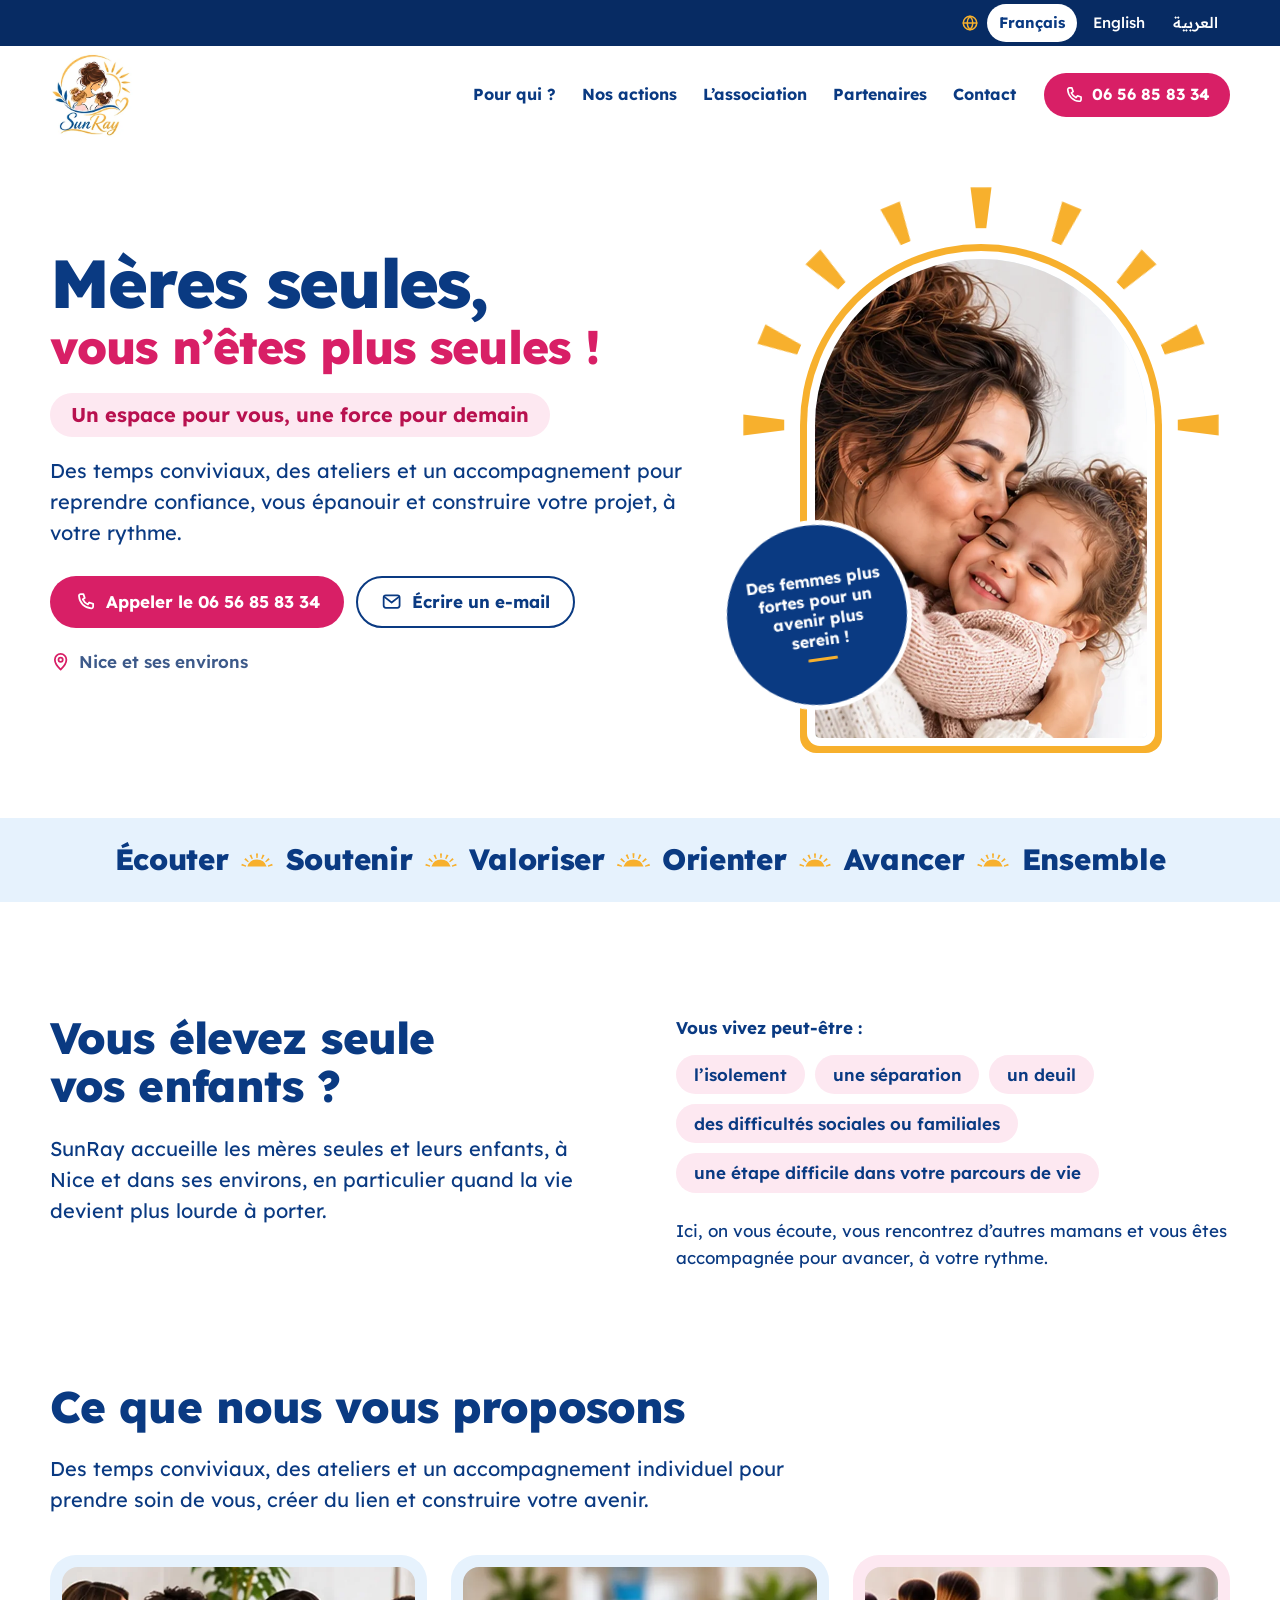
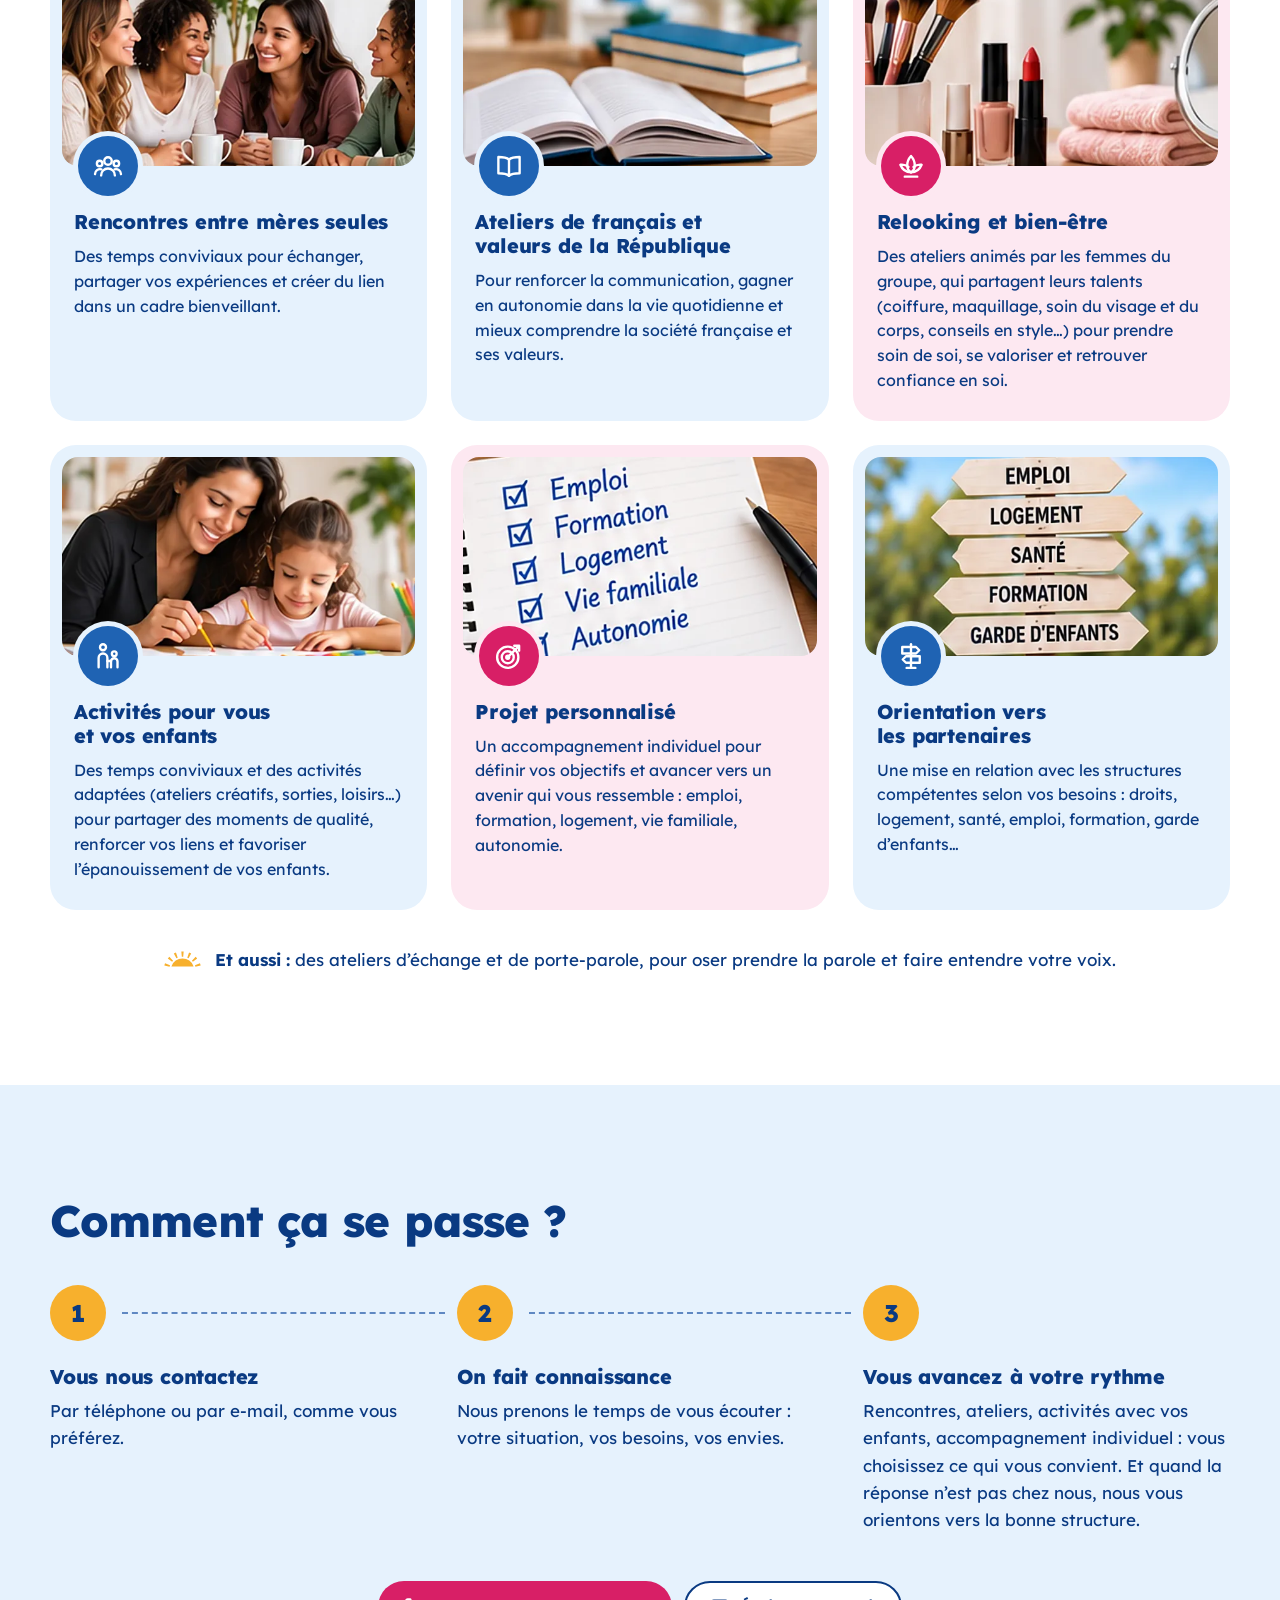
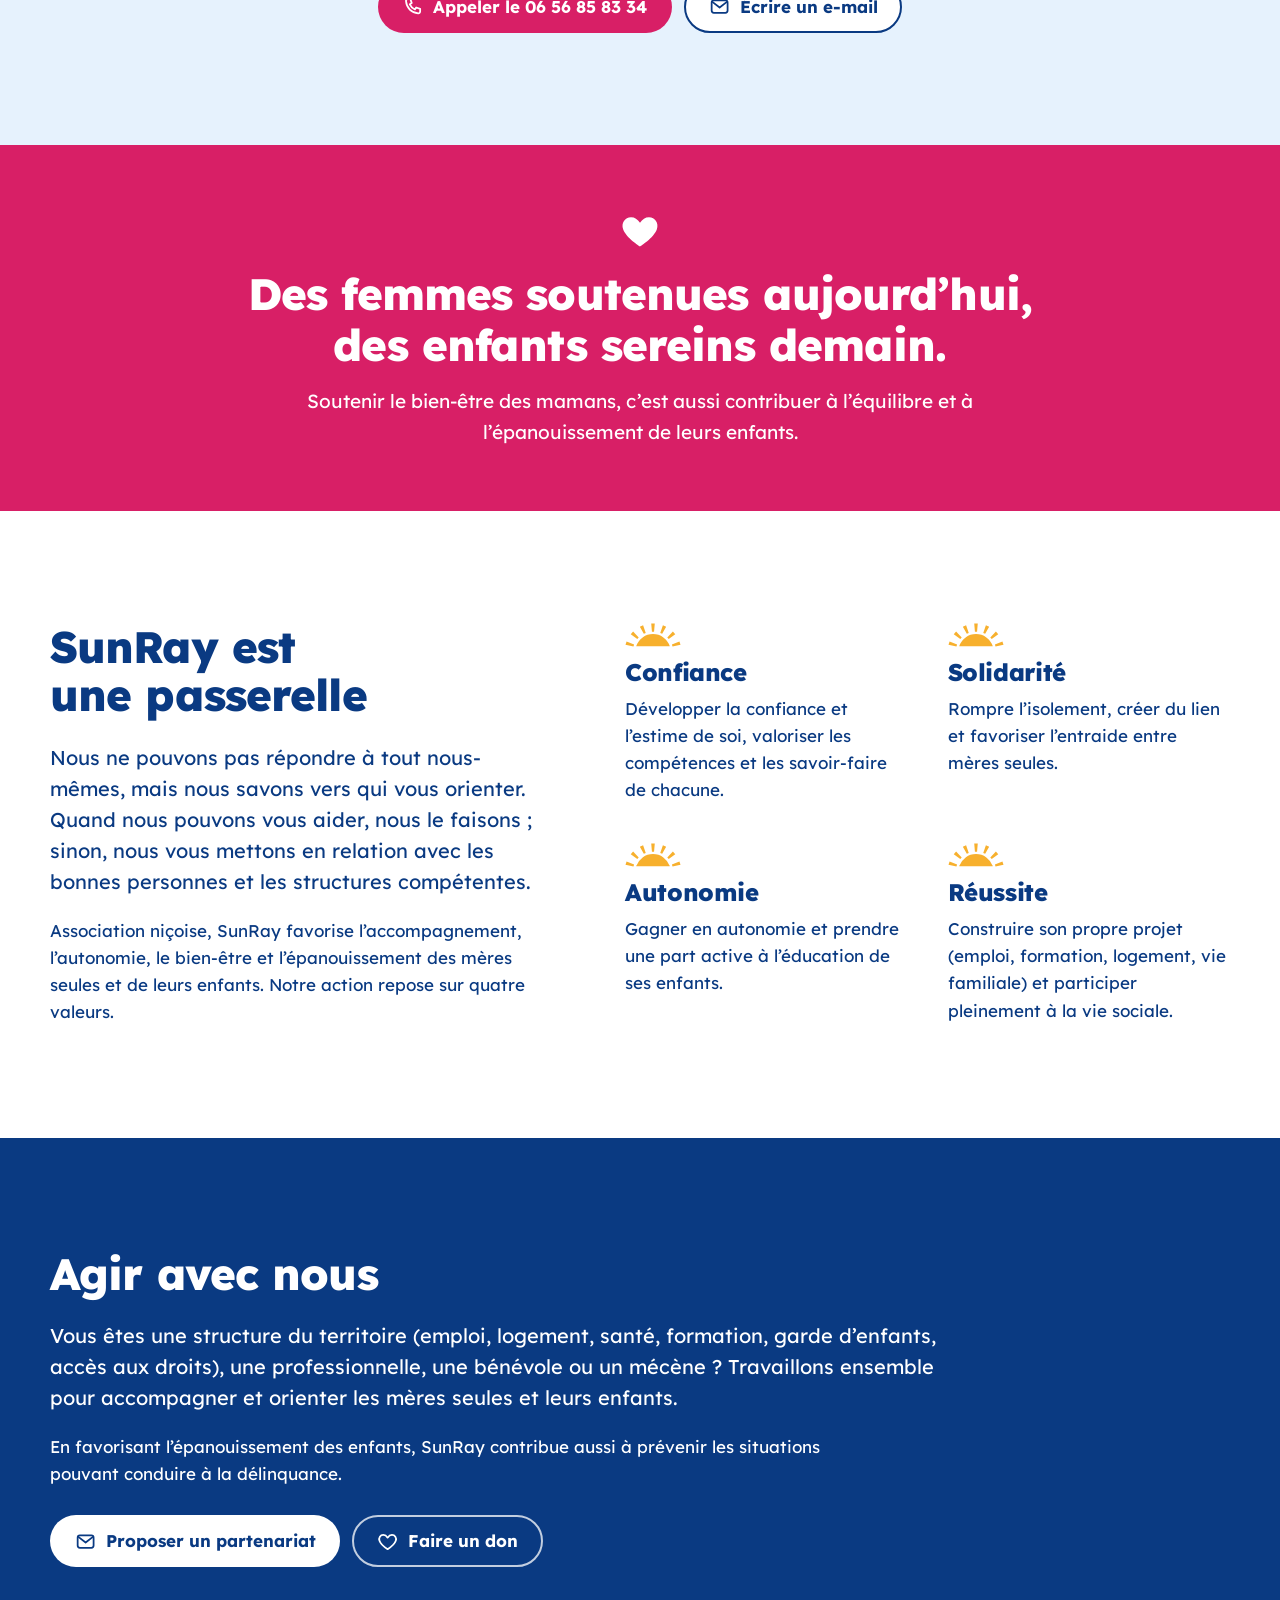
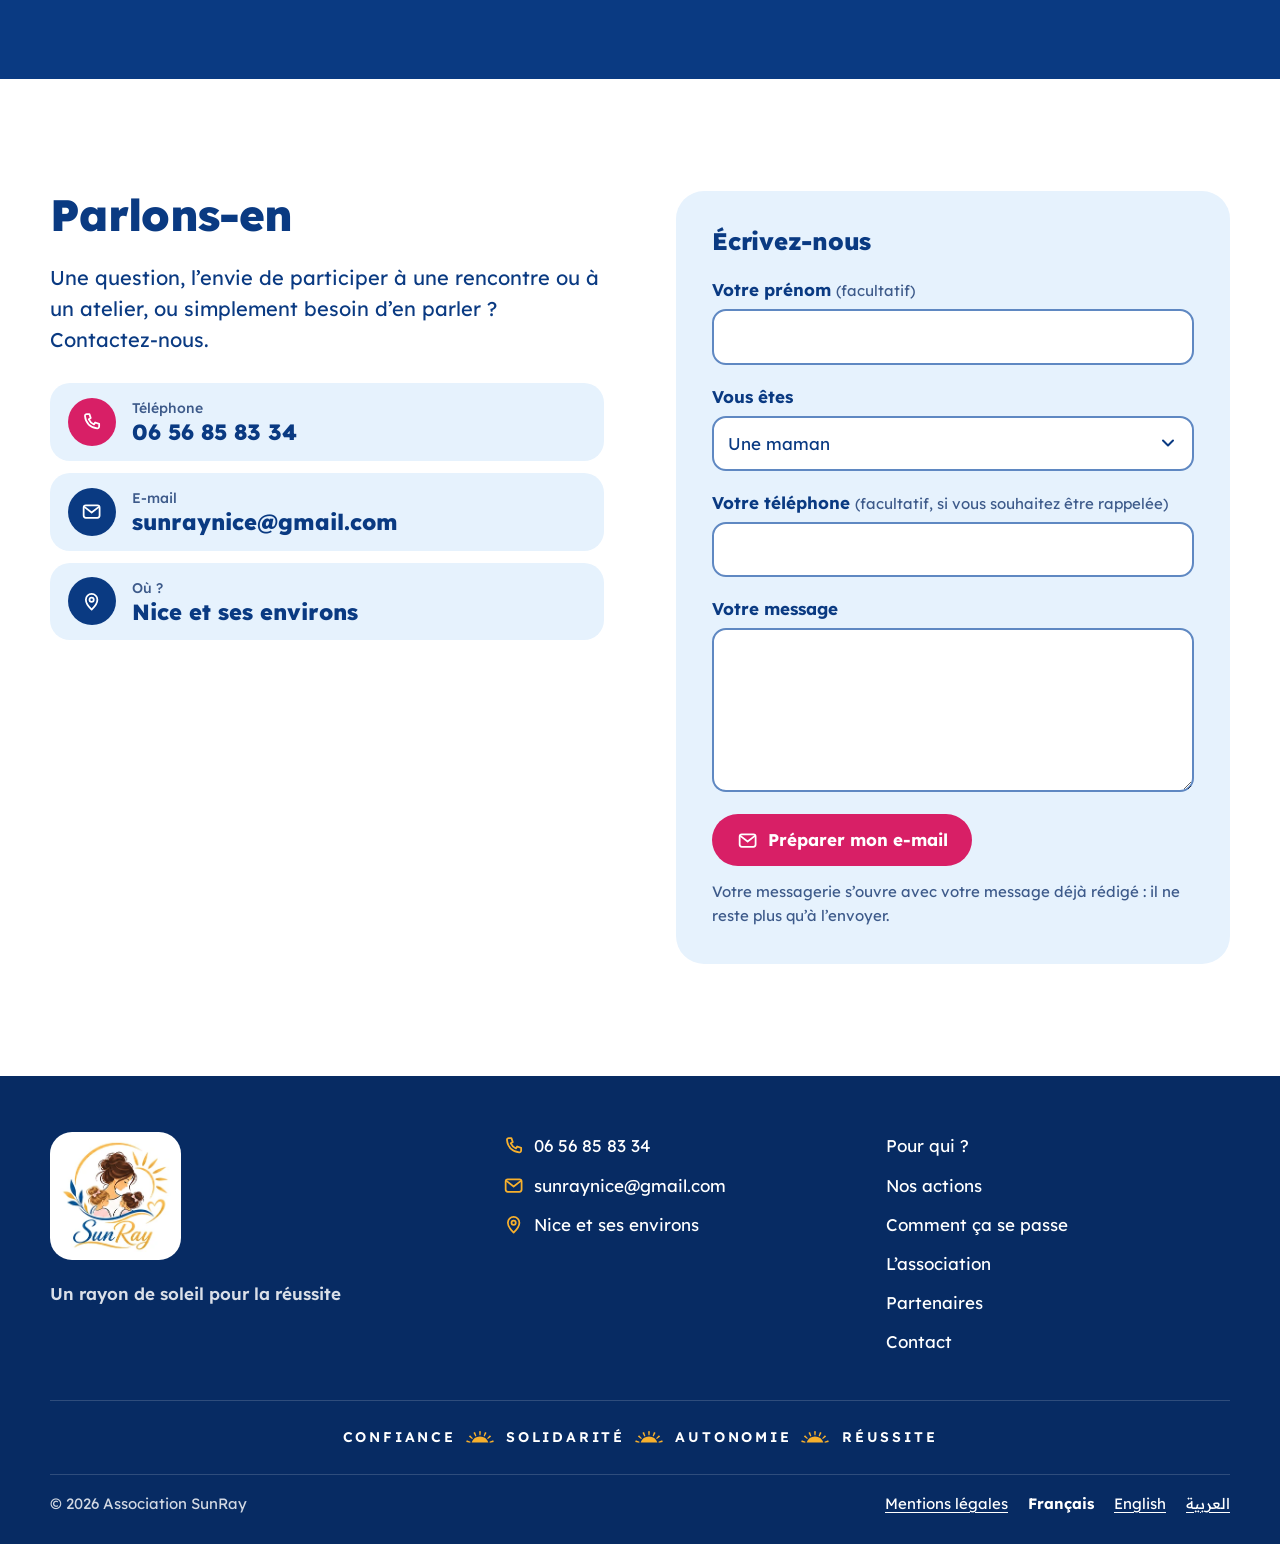
<file: index.html>
<!doctype html>
<html lang="fr" dir="ltr" class="no-js">
<head>
  <meta charset="utf-8">
  <meta name="viewport" content="width=device-width, initial-scale=1">
  <title>SunRay – Association pour les mères seules à Nice</title>
  <meta name="description" content="SunRay accompagne les mères seules et leurs enfants à Nice et ses environs : rencontres, ateliers de français, bien-être, activités avec les enfants, projet personnalisé et orientation vers les partenaires.">
  <meta name="theme-color" content="#0A3A82">
  <script>document.documentElement.className = document.documentElement.className.replace("no-js", "js");</script>

  <!-- Partage sur les réseaux sociaux. Une fois le site en ligne, remplacer le chemin de l’image par l’adresse complète. -->
  <meta property="og:type" content="website">
  <meta property="og:locale" content="fr_FR">
  <meta property="og:site_name" content="SunRay">
  <meta property="og:title" content="SunRay – Mères seules, vous n’êtes plus seules !">
  <meta property="og:description" content="Des temps conviviaux, des ateliers et un accompagnement pour reprendre confiance, vous épanouir et construire votre projet, à votre rythme. Nice et ses environs.">
  <meta property="og:image" content="assets/img/og-sunray.jpg">
  <meta name="twitter:card" content="summary_large_image">

  <link rel="icon" href="favicon-32.png" sizes="32x32" type="image/png">
  <link rel="icon" href="icon-192.png" sizes="192x192" type="image/png">
  <link rel="apple-touch-icon" href="apple-touch-icon.png">
  <link rel="preload" href="assets/fonts/lexend-latin-var.woff2" as="font" type="font/woff2" crossorigin>
  <link rel="stylesheet" href="assets/css/style.css">

  <script type="application/ld+json">
  {
    "@context": "https://schema.org",
    "@type": "NGO",
    "name": "SunRay",
    "alternateName": "Association SunRay",
    "slogan": "Un rayon de soleil pour la réussite",
    "description": "Association qui accompagne les mères seules et leurs enfants à Nice et ses environs : rencontres, ateliers, accompagnement individuel et orientation vers les partenaires.",
    "inLanguage": "fr",
    "telephone": "+33656858334",
    "email": "sunraynice@gmail.com",
    "areaServed": "Nice et ses environs",
    "address": { "@type": "PostalAddress", "addressLocality": "Nice", "addressCountry": "FR" }
  }
  </script>
</head>
<body id="top">
  <a class="skip-link" href="#contenu">Aller au contenu</a>

  <svg class="sprite" aria-hidden="true" focusable="false">
    <symbol id="i-phone" viewBox="0 0 24 24"><path d="M6.5 3.5h3l1.5 4.5-2.2 1.4a12 12 0 0 0 5.8 5.8l1.4-2.2 4.5 1.5v3a2 2 0 0 1-2.2 2C10.6 18.9 5.1 13.4 4.5 5.7a2 2 0 0 1 2-2.2z"/></symbol>
    <symbol id="i-mail" viewBox="0 0 24 24"><rect x="3" y="5" width="18" height="14" rx="2.5"/><path d="M3.8 6.6 12 13l8.2-6.4"/></symbol>
    <symbol id="i-pin" viewBox="0 0 24 24"><path d="M12 21s-6.5-6.2-6.5-11.2a6.5 6.5 0 0 1 13 0C18.5 14.8 12 21 12 21z"/><circle cx="12" cy="9.8" r="2.4"/></symbol>
    <symbol id="i-heart" viewBox="0 0 24 24"><path d="M12 20.5s-7.5-4.6-9.2-9.4C1.6 7.7 3.8 4.5 7.1 4.5c2 0 3.6 1.1 4.9 3 1.3-1.9 2.9-3 4.9-3 3.3 0 5.5 3.2 4.3 6.6-1.7 4.8-9.2 9.4-9.2 9.4z"/></symbol>
    <symbol id="i-group" viewBox="0 0 24 24"><circle cx="12" cy="8" r="3"/><path d="M6.5 19.5a5.5 5.5 0 0 1 11 0"/><circle cx="5.3" cy="10" r="2.2"/><path d="M1.6 18.5a4 4 0 0 1 5.1-3.8"/><circle cx="18.7" cy="10" r="2.2"/><path d="M22.4 18.5a4 4 0 0 0-5.1-3.8"/></symbol>
    <symbol id="i-book" viewBox="0 0 24 24"><path d="M12 6.8C10.2 5.3 7.6 4.8 3.5 4.8v13c4.1 0 6.7.5 8.5 2 1.8-1.5 4.4-2 8.5-2v-13c-4.1 0-6.7.5-8.5 2z"/><path d="M12 6.8v13"/></symbol>
    <symbol id="i-lotus" viewBox="0 0 24 24"><path d="M12 4c2.2 2.4 3 5.2 3 7.5S13.6 16 12 17c-1.6-1-3-3.2-3-5.5S9.8 6.4 12 4z"/><path d="M12 17c-3.8 0-7-2.2-8.5-6 2.6-.3 4.8.4 6.5 1.8"/><path d="M12 17c3.8 0 7-2.2 8.5-6-2.6-.3-4.8.4-6.5 1.8"/><path d="M7 20.5h10"/></symbol>
    <symbol id="i-family" viewBox="0 0 24 24"><circle cx="8" cy="5" r="2.4"/><path d="M4.5 21v-7.5a3.5 3.5 0 0 1 7 0V21"/><circle cx="17" cy="10.2" r="1.9"/><path d="M14.4 21v-4.6a2.6 2.6 0 0 1 5.2 0V21"/><path d="M11.5 16h2.9"/></symbol>
    <symbol id="i-target" viewBox="0 0 24 24"><circle cx="11" cy="13" r="8.5"/><circle cx="11" cy="13" r="4.8"/><circle cx="11" cy="13" r="1.2"/><path d="m11 13 8.5-8.5"/><path d="M16.2 3.8h3.9v3.9"/></symbol>
    <symbol id="i-signpost" viewBox="0 0 24 24"><path d="M12 2.5v19"/><path d="M5 4.8h11l2.6 2.6-2.6 2.6H5z"/><path d="M19 12.2H8l-2.6 2.6L8 17.4h11z"/><path d="M8.5 21.5h7"/></symbol>
    <symbol id="i-globe" viewBox="0 0 24 24"><circle cx="12" cy="12" r="9"/><path d="M3 12h18"/><path d="M12 3c2.5 2.6 3.8 5.6 3.8 9s-1.3 6.4-3.8 9c-2.5-2.6-3.8-5.6-3.8-9S9.5 5.6 12 3z"/></symbol>
    <symbol id="i-menu" viewBox="0 0 24 24"><path d="M4 7h16M4 12h16M4 17h16"/></symbol>
    <symbol id="i-close" viewBox="0 0 24 24"><path d="M6 6l12 12M18 6 6 18"/></symbol>
    <symbol id="i-sun" viewBox="-158 -162 316 134"><path d="M-94.74 -32 A100 100 0 0 1 94.74 -32 Z"/><path d="M110.27 -29.52 L155.26 -39.93 L149.08 -58.95 L106.57 -40.93 Z M88.73 -71.82 L125.59 -99.63 L112.21 -114.49 L80.70 -80.74 Z M51.85 -101.70 L74.21 -142.10 L55.94 -150.23 L40.89 -106.58 Z M6.00 -114.00 L10.00 -160.00 L-10.00 -160.00 L-6.00 -114.00 Z M-40.89 -106.58 L-55.94 -150.23 L-74.21 -142.10 L-51.85 -101.70 Z M-80.70 -80.74 L-112.21 -114.49 L-125.59 -99.63 L-88.73 -71.82 Z M-106.57 -40.93 L-149.08 -58.95 L-155.26 -39.93 L-110.27 -29.52 Z"/></symbol>
  </svg>


  <div class="lang-bar">
    <div class="container lang-bar-inner">
      <svg class="icon" aria-hidden="true"><use href="#i-globe"/></svg>
      <nav class="lang-switch" aria-label="Langue – Language – اللغة">
        <ul>
          <li><a href="index.html" hreflang="fr" lang="fr" aria-current="page">Français</a></li>
          <li><a href="en/index.html" hreflang="en" lang="en">English</a></li>
          <li><a href="ar/index.html" hreflang="ar" lang="ar" dir="rtl">العربية</a></li>
        </ul>
      </nav>
    </div>
  </div>


  <header class="site-header">
    <div class="container header-inner">
      <a class="brand" href="#top" aria-label="SunRay, retour en haut de la page">
        <picture>
          <source type="image/webp" srcset="assets/img/logo-sunray-240.webp 1x, assets/img/logo-sunray-420.webp 2x">
          <img src="assets/img/logo-sunray-240.jpg" srcset="assets/img/logo-sunray-240.jpg 1x, assets/img/logo-sunray-420.jpg 2x" alt="" width="237" height="240">
        </picture>
      </a>
      <button class="nav-toggle" type="button" aria-expanded="false" aria-controls="site-nav">
        <svg class="icon icon-open" aria-hidden="true"><use href="#i-menu"/></svg>
        <svg class="icon icon-close" aria-hidden="true"><use href="#i-close"/></svg>
        <span>Menu</span>
      </button>
      <nav id="site-nav" class="site-nav" aria-label="Navigation principale">
        <ul>
          <li><a href="#pour-qui">Pour qui&nbsp;?</a></li>
          <li><a href="#actions">Nos actions</a></li>
          <li><a href="#association">L’association</a></li>
          <li><a href="#agir">Partenaires</a></li>
          <li><a href="#contact">Contact</a></li>
        </ul>
        <a class="btn btn-pink btn-sm" href="tel:+33656858334">
          <svg class="icon" aria-hidden="true"><use href="#i-phone"/></svg>06&nbsp;56&nbsp;85&nbsp;83&nbsp;34
        </a>
      </nav>
    </div>
  </header>

  <main id="contenu">

    <!-- Accueil -->
    <section class="hero" aria-labelledby="hero-title">
      <div class="container hero-grid">
        <div class="hero-text">
          <h1 id="hero-title">
            <span class="h1-main">Mères seules,</span>
            <span class="h1-sub">vous n’êtes plus seules&nbsp;!</span>
          </h1>
          <p class="hero-tagline">Un espace pour vous, une force pour&nbsp;demain</p>
          <p class="hero-lead">Des temps conviviaux, des ateliers et un accompagnement pour reprendre confiance, vous épanouir et construire votre projet, à votre rythme.</p>
          <div class="btn-row">
            <a class="btn btn-pink" href="tel:+33656858334">
              <svg class="icon" aria-hidden="true"><use href="#i-phone"/></svg>Appeler le 06&nbsp;56&nbsp;85&nbsp;83&nbsp;34
            </a>
            <a class="btn btn-outline" href="mailto:sunraynice@gmail.com">
              <svg class="icon" aria-hidden="true"><use href="#i-mail"/></svg>Écrire un e-mail
            </a>
          </div>
          <p class="hero-place">
            <svg class="icon" aria-hidden="true"><use href="#i-pin"/></svg>Nice et ses environs
          </p>
        </div>

        <div class="hero-visual">
          <div class="sunrise">
            <svg class="sunrise-rays" viewBox="-100 -100 200 110" width="200" height="110" aria-hidden="true" focusable="false">
              <g transform="rotate(-180)"><polygon class="ray" style="--i:0" points="82,-2.2 99,-4.4 99,4.4 82,2.2"/></g>
              <g transform="rotate(-157.5)"><polygon class="ray" style="--i:1" points="82,-2.2 99,-4.4 99,4.4 82,2.2"/></g>
              <g transform="rotate(-135)"><polygon class="ray" style="--i:2" points="82,-2.2 99,-4.4 99,4.4 82,2.2"/></g>
              <g transform="rotate(-112.5)"><polygon class="ray" style="--i:3" points="82,-2.2 99,-4.4 99,4.4 82,2.2"/></g>
              <g transform="rotate(-90)"><polygon class="ray" style="--i:4" points="82,-2.2 99,-4.4 99,4.4 82,2.2"/></g>
              <g transform="rotate(-67.5)"><polygon class="ray" style="--i:5" points="82,-2.2 99,-4.4 99,4.4 82,2.2"/></g>
              <g transform="rotate(-45)"><polygon class="ray" style="--i:6" points="82,-2.2 99,-4.4 99,4.4 82,2.2"/></g>
              <g transform="rotate(-22.5)"><polygon class="ray" style="--i:7" points="82,-2.2 99,-4.4 99,4.4 82,2.2"/></g>
              <g transform="rotate(0)"><polygon class="ray" style="--i:8" points="82,-2.2 99,-4.4 99,4.4 82,2.2"/></g>
            </svg>
            <div class="sunrise-photo">
              <picture>
                <source type="image/webp" srcset="assets/img/hero-mere-enfant-640.webp 640w, assets/img/hero-mere-enfant-1000.webp 1000w" sizes="(min-width: 1024px) 360px, 70vw">
                <img src="assets/img/hero-mere-enfant-1000.jpg" srcset="assets/img/hero-mere-enfant-640.jpg 640w, assets/img/hero-mere-enfant-1000.jpg 1000w" sizes="(min-width: 1024px) 360px, 70vw" width="1000" height="1443" alt="Une maman embrasse tendrement sa petite fille qui sourit.">
              </picture>
            </div>
            <p class="sunrise-bubble">Des femmes plus fortes pour un avenir plus serein&nbsp;!</p>
          </div>
        </div>
      </div>
    </section>

    <!-- Six verbes -->
    <section class="verbs" aria-label="Notre façon d’agir">
      <div class="container verbs-lines">
        <ul class="verbs-list">
          <li>Écouter</li>
          <li>Soutenir</li>
          <li>Valoriser</li>
        </ul>
        <ul class="verbs-list">
          <li>Orienter</li>
          <li>Avancer</li>
          <li>Ensemble</li>
        </ul>
      </div>
    </section>

    <!-- Pour qui -->
    <section id="pour-qui" class="section who" aria-labelledby="who-title">
      <div class="container who-grid">
        <div>
          <h2 id="who-title">Vous élevez seule vos enfants&nbsp;?</h2>
          <p class="lead">SunRay accueille les mères seules et leurs enfants, à Nice et dans ses environs, en particulier quand la vie devient plus lourde à porter.</p>
        </div>
        <div class="who-detail">
          <p class="who-intro">Vous vivez peut-être&nbsp;:</p>
          <ul class="pills">
            <li>l’isolement</li>
            <li>une séparation</li>
            <li>un deuil</li>
            <li>des difficultés sociales ou familiales</li>
            <li>une étape difficile dans votre parcours de vie</li>
          </ul>
          <p>Ici, on vous écoute, vous rencontrez d’autres mamans et vous êtes accompagnée pour avancer, à votre rythme.</p>
        </div>
      </div>
    </section>

    <!-- Nos actions -->
    <section id="actions" class="section actions" aria-labelledby="actions-title">
      <div class="container">
        <div class="section-head">
          <h2 id="actions-title">Ce que nous vous proposons</h2>
          <p class="lead">Des temps conviviaux, des ateliers et un accompagnement individuel pour prendre soin de vous, créer du lien et construire votre avenir.</p>
        </div>

        <div class="action-grid">
          <article class="action tone-blue">
            <div class="action-media">
              <picture>
                <source type="image/webp" srcset="assets/img/rencontres-560.webp 560w, assets/img/rencontres-800.webp 800w" sizes="(min-width: 1024px) 360px, (min-width: 720px) 45vw, 90vw">
                <img src="assets/img/rencontres-800.jpg" srcset="assets/img/rencontres-560.jpg 560w, assets/img/rencontres-800.jpg 800w" sizes="(min-width: 1024px) 360px, (min-width: 720px) 45vw, 90vw" width="800" height="450" loading="lazy" decoding="async" alt="Quatre femmes souriantes discutent autour d’un café.">
              </picture>
              <span class="action-badge"><svg class="icon" aria-hidden="true"><use href="#i-group"/></svg></span>
            </div>
            <h3>Rencontres entre mères seules</h3>
            <p>Des temps conviviaux pour échanger, partager vos expériences et créer du lien dans un cadre bienveillant.</p>
          </article>

          <article class="action tone-blue">
            <div class="action-media">
              <picture>
                <source type="image/webp" srcset="assets/img/francais-560.webp 560w, assets/img/francais-800.webp 800w" sizes="(min-width: 1024px) 360px, (min-width: 720px) 45vw, 90vw">
                <img src="assets/img/francais-800.jpg" srcset="assets/img/francais-560.jpg 560w, assets/img/francais-800.jpg 800w" sizes="(min-width: 1024px) 360px, (min-width: 720px) 45vw, 90vw" width="800" height="450" loading="lazy" decoding="async" alt="Un livre ouvert posé devant une pile de livres.">
              </picture>
              <span class="action-badge"><svg class="icon" aria-hidden="true"><use href="#i-book"/></svg></span>
            </div>
            <h3>Ateliers de français et valeurs de la République</h3>
            <p>Pour renforcer la communication, gagner en autonomie dans la vie quotidienne et mieux comprendre la société française et ses valeurs.</p>
          </article>

          <article class="action tone-pink">
            <div class="action-media">
              <picture>
                <source type="image/webp" srcset="assets/img/bien-etre-560.webp 560w, assets/img/bien-etre-800.webp 800w" sizes="(min-width: 1024px) 360px, (min-width: 720px) 45vw, 90vw">
                <img src="assets/img/bien-etre-800.jpg" srcset="assets/img/bien-etre-560.jpg 560w, assets/img/bien-etre-800.jpg 800w" sizes="(min-width: 1024px) 360px, (min-width: 720px) 45vw, 90vw" width="800" height="450" loading="lazy" decoding="async" alt="Pinceaux de maquillage, vernis, rouge à lèvres et serviettes roses.">
              </picture>
              <span class="action-badge"><svg class="icon" aria-hidden="true"><use href="#i-lotus"/></svg></span>
            </div>
            <h3>Relooking et bien-être</h3>
            <p>Des ateliers animés par les femmes du groupe, qui partagent leurs talents (coiffure, maquillage, soin du visage et du corps, conseils en style…) pour prendre soin de soi, se valoriser et retrouver confiance en soi.</p>
          </article>

          <article class="action tone-blue">
            <div class="action-media">
              <picture>
                <source type="image/webp" srcset="assets/img/activites-enfants-560.webp 560w, assets/img/activites-enfants-800.webp 800w" sizes="(min-width: 1024px) 360px, (min-width: 720px) 45vw, 90vw">
                <img src="assets/img/activites-enfants-800.jpg" srcset="assets/img/activites-enfants-560.jpg 560w, assets/img/activites-enfants-800.jpg 800w" sizes="(min-width: 1024px) 360px, (min-width: 720px) 45vw, 90vw" width="800" height="450" loading="lazy" decoding="async" alt="Une maman et sa fille dessinent ensemble.">
              </picture>
              <span class="action-badge"><svg class="icon" aria-hidden="true"><use href="#i-family"/></svg></span>
            </div>
            <h3>Activités pour vous et vos enfants</h3>
            <p>Des temps conviviaux et des activités adaptées (ateliers créatifs, sorties, loisirs…) pour partager des moments de qualité, renforcer vos liens et favoriser l’épanouissement de vos enfants.</p>
          </article>

          <article class="action tone-pink">
            <div class="action-media">
              <picture>
                <source type="image/webp" srcset="assets/img/projet-560.webp 560w, assets/img/projet-800.webp 800w" sizes="(min-width: 1024px) 360px, (min-width: 720px) 45vw, 90vw">
                <img src="assets/img/projet-800.jpg" srcset="assets/img/projet-560.jpg 560w, assets/img/projet-800.jpg 800w" sizes="(min-width: 1024px) 360px, (min-width: 720px) 45vw, 90vw" width="800" height="450" loading="lazy" decoding="async" alt="Une liste cochée : emploi, formation, logement, vie familiale, autonomie.">
              </picture>
              <span class="action-badge"><svg class="icon" aria-hidden="true"><use href="#i-target"/></svg></span>
            </div>
            <h3>Projet personnalisé</h3>
            <p>Un accompagnement individuel pour définir vos objectifs et avancer vers un avenir qui vous ressemble&nbsp;: emploi, formation, logement, vie familiale, autonomie.</p>
          </article>

          <article class="action tone-blue">
            <div class="action-media">
              <picture>
                <source type="image/webp" srcset="assets/img/orientation-560.webp 560w, assets/img/orientation-800.webp 800w" sizes="(min-width: 1024px) 360px, (min-width: 720px) 45vw, 90vw">
                <img src="assets/img/orientation-800.jpg" srcset="assets/img/orientation-560.jpg 560w, assets/img/orientation-800.jpg 800w" sizes="(min-width: 1024px) 360px, (min-width: 720px) 45vw, 90vw" width="800" height="450" loading="lazy" decoding="async" alt="Un panneau indicateur : emploi, logement, santé, formation, garde d’enfants.">
              </picture>
              <span class="action-badge"><svg class="icon" aria-hidden="true"><use href="#i-signpost"/></svg></span>
            </div>
            <h3>Orientation vers les partenaires</h3>
            <p>Une mise en relation avec les structures compétentes selon vos besoins&nbsp;: droits, logement, santé, emploi, formation, garde d’enfants…</p>
          </article>

        </div>

        <p class="actions-more"><span><strong>Et aussi&nbsp;:</strong> des ateliers d’échange et de porte-parole, pour oser prendre la parole et faire entendre votre voix.</span></p>
      </div>
    </section>

    <!-- Comment ça se passe -->
    <section id="demarche" class="section steps-section" aria-labelledby="steps-title">
      <div class="container">
        <div class="section-head">
          <h2 id="steps-title">Comment ça se passe&nbsp;?</h2>
        </div>
        <ol class="steps">
          <li>
            <span class="step-num" aria-hidden="true">1</span>
            <h3>Vous nous contactez</h3>
            <p>Par téléphone ou par e-mail, comme vous préférez.</p>
          </li>
          <li>
            <span class="step-num" aria-hidden="true">2</span>
            <h3>On fait connaissance</h3>
            <p>Nous prenons le temps de vous écouter&nbsp;: votre situation, vos besoins, vos envies.</p>
          </li>
          <li>
            <span class="step-num" aria-hidden="true">3</span>
            <h3>Vous avancez à votre rythme</h3>
            <p>Rencontres, ateliers, activités avec vos enfants, accompagnement individuel&nbsp;: vous choisissez ce qui vous convient. Et quand la réponse n’est pas chez nous, nous vous orientons vers la bonne structure.</p>
          </li>
        </ol>
        <div class="btn-row btn-row-center">
          <a class="btn btn-pink" href="tel:+33656858334">
            <svg class="icon" aria-hidden="true"><use href="#i-phone"/></svg>Appeler le 06&nbsp;56&nbsp;85&nbsp;83&nbsp;34
          </a>
          <a class="btn btn-outline" href="mailto:sunraynice@gmail.com">
            <svg class="icon" aria-hidden="true"><use href="#i-mail"/></svg>Écrire un e-mail
          </a>
        </div>
      </div>
    </section>

    <!-- Promesse -->
    <section class="promise" aria-label="Notre conviction">
      <div class="container promise-inner">
        <svg class="promise-heart" aria-hidden="true"><use href="#i-heart"/></svg>
        <p class="promise-text"><span>Des femmes soutenues aujourd’hui,</span> <span>des enfants sereins demain.</span></p>
        <p class="promise-sub">Soutenir le bien-être des mamans, c’est aussi contribuer à l’équilibre et à l’épanouissement de leurs enfants.</p>
      </div>
    </section>

    <!-- L'association -->
    <section id="association" class="section about" aria-labelledby="about-title">
      <div class="container about-grid">
        <div class="about-intro">
          <h2 id="about-title">SunRay est une passerelle</h2>
          <p class="lead">Nous ne pouvons pas répondre à tout nous-mêmes, mais nous savons vers qui vous orienter. Quand nous pouvons vous aider, nous le faisons&nbsp;; sinon, nous vous mettons en relation avec les bonnes personnes et les structures compétentes.</p>
          <p>Association niçoise, SunRay favorise l’accompagnement, l’autonomie, le bien-être et l’épanouissement des mères seules et de leurs enfants. Notre action repose sur quatre valeurs.</p>
        </div>
        <dl class="values">
          <div class="value">
            <dt><svg class="value-sun" aria-hidden="true"><use href="#i-sun"/></svg>Confiance</dt>
            <dd>Développer la confiance et l’estime de soi, valoriser les compétences et les savoir-faire de chacune.</dd>
          </div>
          <div class="value">
            <dt><svg class="value-sun" aria-hidden="true"><use href="#i-sun"/></svg>Solidarité</dt>
            <dd>Rompre l’isolement, créer du lien et favoriser l’entraide entre mères seules.</dd>
          </div>
          <div class="value">
            <dt><svg class="value-sun" aria-hidden="true"><use href="#i-sun"/></svg>Autonomie</dt>
            <dd>Gagner en autonomie et prendre une part active à l’éducation de ses enfants.</dd>
          </div>
          <div class="value">
            <dt><svg class="value-sun" aria-hidden="true"><use href="#i-sun"/></svg>Réussite</dt>
            <dd>Construire son propre projet (emploi, formation, logement, vie familiale) et participer pleinement à la vie sociale.</dd>
          </div>
        </dl>
      </div>
    </section>

    <!-- Partenaires -->
    <section id="agir" class="section partners" aria-labelledby="partners-title">
      <div class="container partners-inner">
        <h2 id="partners-title">Agir avec nous</h2>
        <p class="lead">Vous êtes une structure du territoire (emploi, logement, santé, formation, garde d’enfants, accès aux droits), une professionnelle, une bénévole ou un mécène&nbsp;? Travaillons ensemble pour accompagner et orienter les mères seules et leurs enfants.</p>
        <p>En favorisant l’épanouissement des enfants, SunRay contribue aussi à prévenir les situations pouvant conduire à la délinquance.</p>
        <div class="btn-row">
          <a class="btn btn-light" href="mailto:sunraynice@gmail.com?subject=Partenariat%20avec%20SunRay">
            <svg class="icon" aria-hidden="true"><use href="#i-mail"/></svg>Proposer un partenariat
          </a>
          <a class="btn btn-outline-light" href="mailto:sunraynice@gmail.com?subject=Je%20souhaite%20faire%20un%20don%20%C3%A0%20SunRay">
            <svg class="icon" aria-hidden="true"><use href="#i-heart"/></svg>Faire un don
          </a>
        </div>
      </div>
    </section>

    <!-- Contact -->
    <section id="contact" class="section contact" aria-labelledby="contact-title">
      <div class="container contact-grid">
        <div class="contact-info">
          <h2 id="contact-title">Parlons-en</h2>
          <p class="lead">Une question, l’envie de participer à une rencontre ou à un atelier, ou simplement besoin d’en parler&nbsp;? Contactez-nous.</p>
          <ul class="contact-list">
            <li>
              <a href="tel:+33656858334">
                <span class="contact-icon"><svg class="icon" aria-hidden="true"><use href="#i-phone"/></svg></span>
                <span><span class="contact-label">Téléphone</span><span class="contact-value">06&nbsp;56&nbsp;85&nbsp;83&nbsp;34</span></span>
              </a>
            </li>
            <li>
              <a href="mailto:sunraynice@gmail.com">
                <span class="contact-icon"><svg class="icon" aria-hidden="true"><use href="#i-mail"/></svg></span>
                <span><span class="contact-label">E-mail</span><span class="contact-value">sunraynice@gmail.com</span></span>
              </a>
            </li>
            <li>
              <div>
                <span class="contact-icon"><svg class="icon" aria-hidden="true"><use href="#i-pin"/></svg></span>
                <span><span class="contact-label">Où&nbsp;?</span><span class="contact-value">Nice et ses environs</span></span>
              </div>
            </li>
          </ul>
        </div>

        <form id="contact-form" class="contact-form" action="mailto:sunraynice@gmail.com" method="post" enctype="text/plain"
              data-subject="Prise de contact depuis le site" data-greeting="Bonjour," data-phone-label="Téléphone :" data-status="Votre messagerie devrait s’ouvrir. Si rien ne se passe, écrivez-nous directement à sunraynice@gmail.com ou appelez le 06 56 85 83 34.">
          <h3>Écrivez-nous</h3>
          <div class="field">
            <label for="f-prenom">Votre prénom <span class="optional">(facultatif)</span></label>
            <input id="f-prenom" name="prenom" type="text" autocomplete="given-name">
          </div>
          <div class="field">
            <label for="f-profil">Vous êtes</label>
            <select id="f-profil" name="profil">
              <option>Une maman</option>
              <option>Une structure ou un partenaire</option>
              <option>Une bénévole ou un mécène</option>
              <option>Autre</option>
            </select>
          </div>
          <div class="field">
            <label for="f-tel">Votre téléphone <span class="optional">(facultatif, si vous souhaitez être rappelée)</span></label>
            <input id="f-tel" name="telephone" type="tel" autocomplete="tel" inputmode="tel" dir="ltr">
          </div>
          <div class="field">
            <label for="f-message">Votre message</label>
            <textarea id="f-message" name="message" rows="5" required></textarea>
          </div>
          <button class="btn btn-pink" type="submit">
            <svg class="icon" aria-hidden="true"><use href="#i-mail"/></svg>Préparer mon e-mail
          </button>
          <p class="form-note" id="form-status" role="status">Votre messagerie s’ouvre avec votre message déjà rédigé&nbsp;: il ne reste plus qu’à l’envoyer.</p>
        </form>
      </div>
    </section>
  </main>

  <footer class="site-footer">
    <div class="container footer-grid">
      <div class="footer-brand">
        <div class="footer-logo">
        <picture>
          <source type="image/webp" srcset="assets/img/logo-sunray-240.webp 1x, assets/img/logo-sunray-420.webp 2x">
          <img src="assets/img/logo-sunray-240.jpg" srcset="assets/img/logo-sunray-240.jpg 1x, assets/img/logo-sunray-420.jpg 2x" alt="SunRay" width="237" height="240">
        </picture>
        </div>
        <p>Un rayon de soleil pour la réussite</p>
      </div>
      <ul class="footer-contact">
        <li><a href="tel:+33656858334"><svg class="icon" aria-hidden="true"><use href="#i-phone"/></svg>06&nbsp;56&nbsp;85&nbsp;83&nbsp;34</a></li>
        <li><a href="mailto:sunraynice@gmail.com"><svg class="icon" aria-hidden="true"><use href="#i-mail"/></svg>sunraynice@gmail.com</a></li>
        <li><svg class="icon" aria-hidden="true"><use href="#i-pin"/></svg>Nice et ses environs</li>
      </ul>
      <nav class="footer-nav" aria-label="Plan du site">
        <ul>
          <li><a href="#pour-qui">Pour qui&nbsp;?</a></li>
          <li><a href="#actions">Nos actions</a></li>
          <li><a href="#demarche">Comment ça se passe</a></li>
          <li><a href="#association">L’association</a></li>
          <li><a href="#agir">Partenaires</a></li>
          <li><a href="#contact">Contact</a></li>
        </ul>
      </nav>
    </div>
    <div class="container footer-values">
      <ul>
        <li>Confiance</li>
        <li>Solidarité</li>
      </ul>
      <ul>
        <li>Autonomie</li>
        <li>Réussite</li>
      </ul>
    </div>
    <div class="container footer-legal">
      <p>© <span data-year>2026</span> Association SunRay</p>
      <ul class="footer-links">
        <li><a href="mentions-legales.html">Mentions légales</a></li>
        <li><a href="index.html" hreflang="fr" lang="fr" aria-current="page">Français</a></li>
        <li><a href="en/index.html" hreflang="en" lang="en">English</a></li>
        <li><a href="ar/index.html" hreflang="ar" lang="ar" dir="rtl">العربية</a></li>
      </ul>
    </div>

  </footer>

  <aside class="callbar" aria-label="Contact rapide">
    <a class="callbar-call" href="tel:+33656858334"><svg class="icon" aria-hidden="true"><use href="#i-phone"/></svg>Appeler</a>
    <a class="callbar-mail" href="mailto:sunraynice@gmail.com"><svg class="icon" aria-hidden="true"><use href="#i-mail"/></svg>Écrire</a>
  </aside>

  <script src="assets/js/main.js" defer></script>
</body>
</html>
</file>
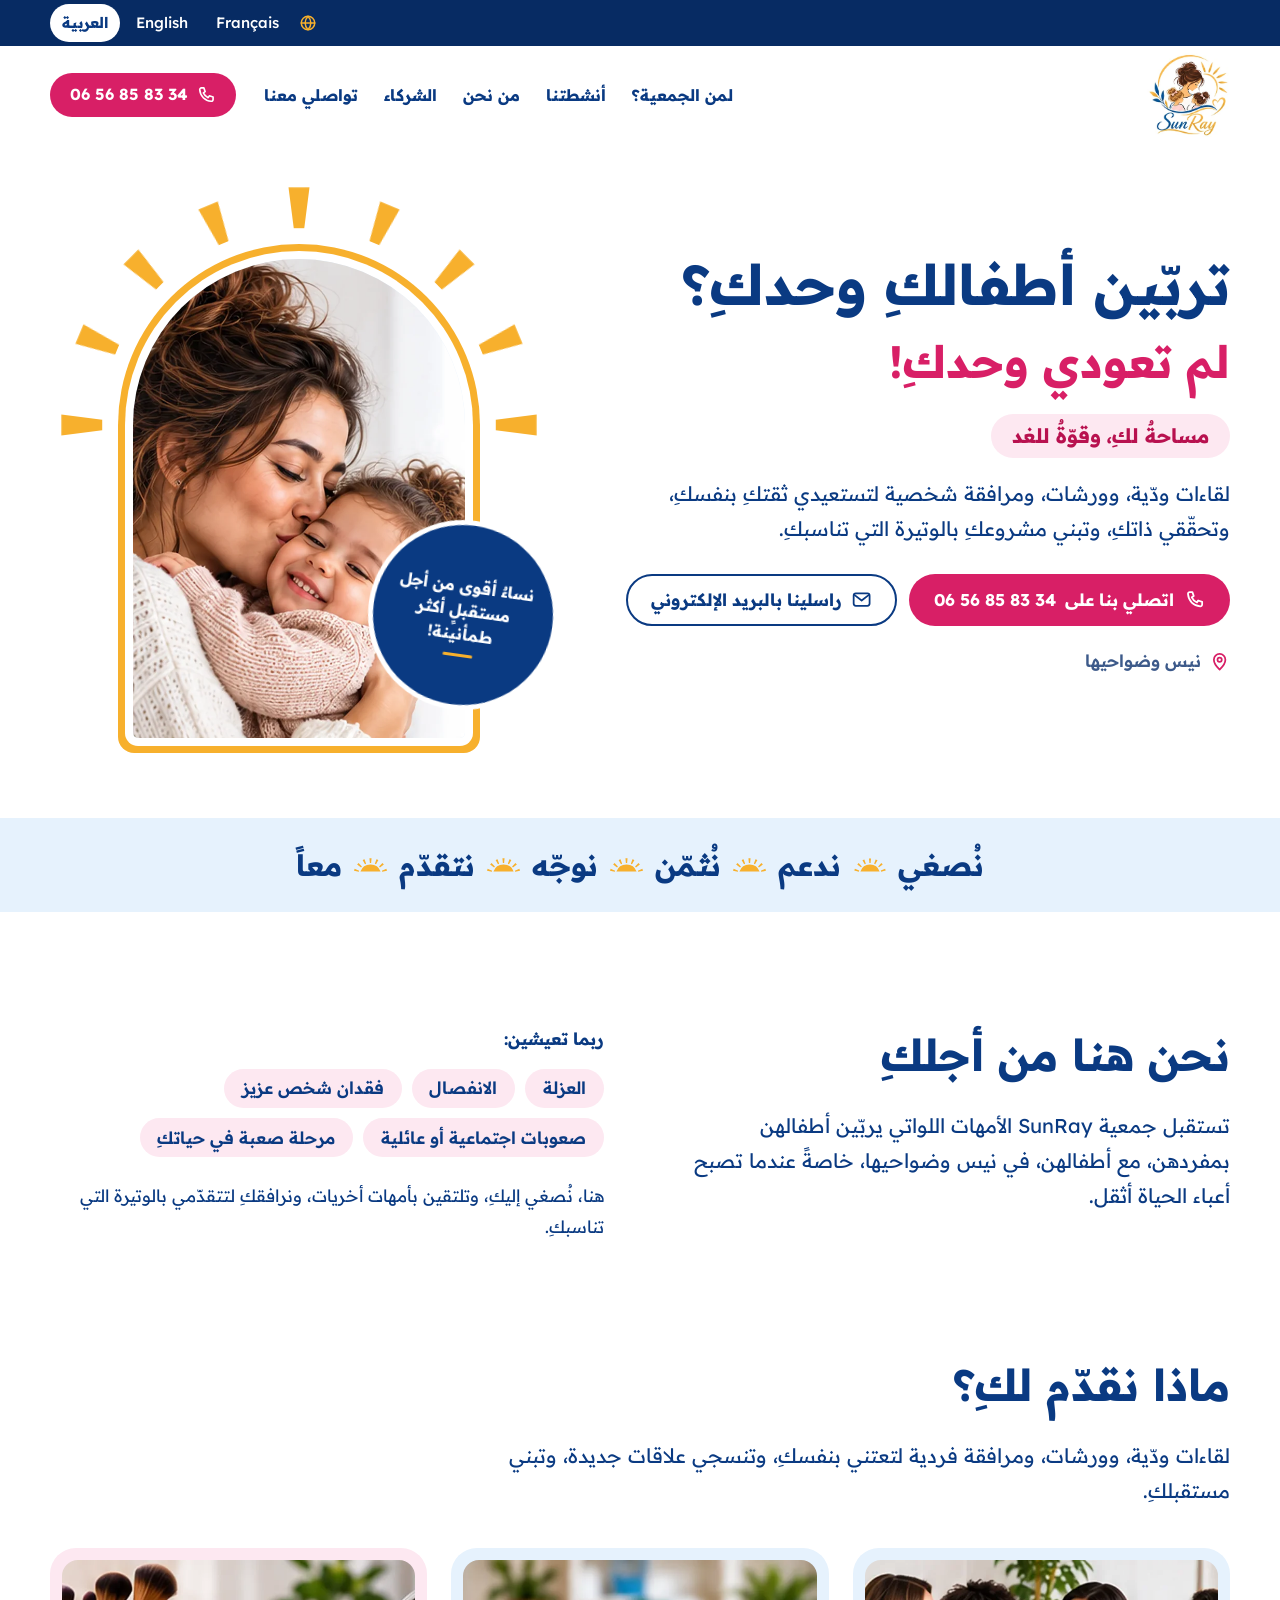
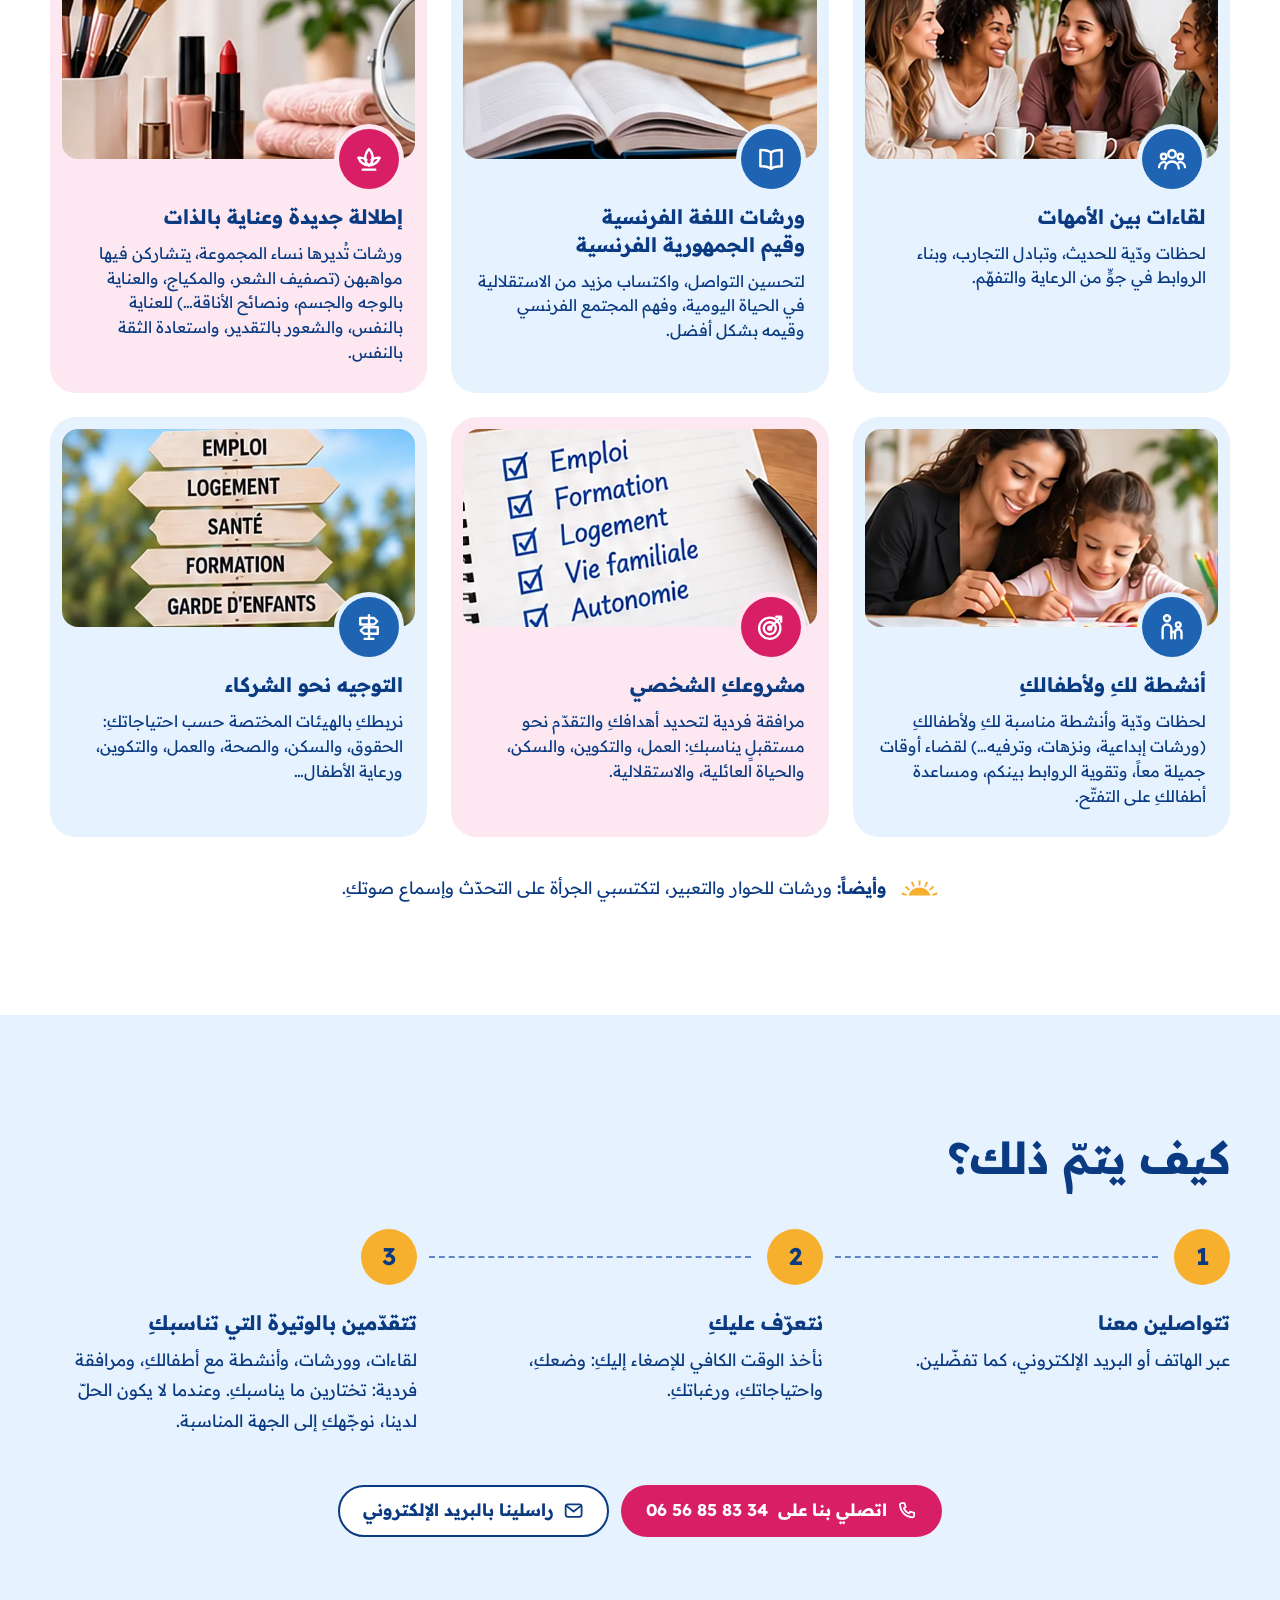
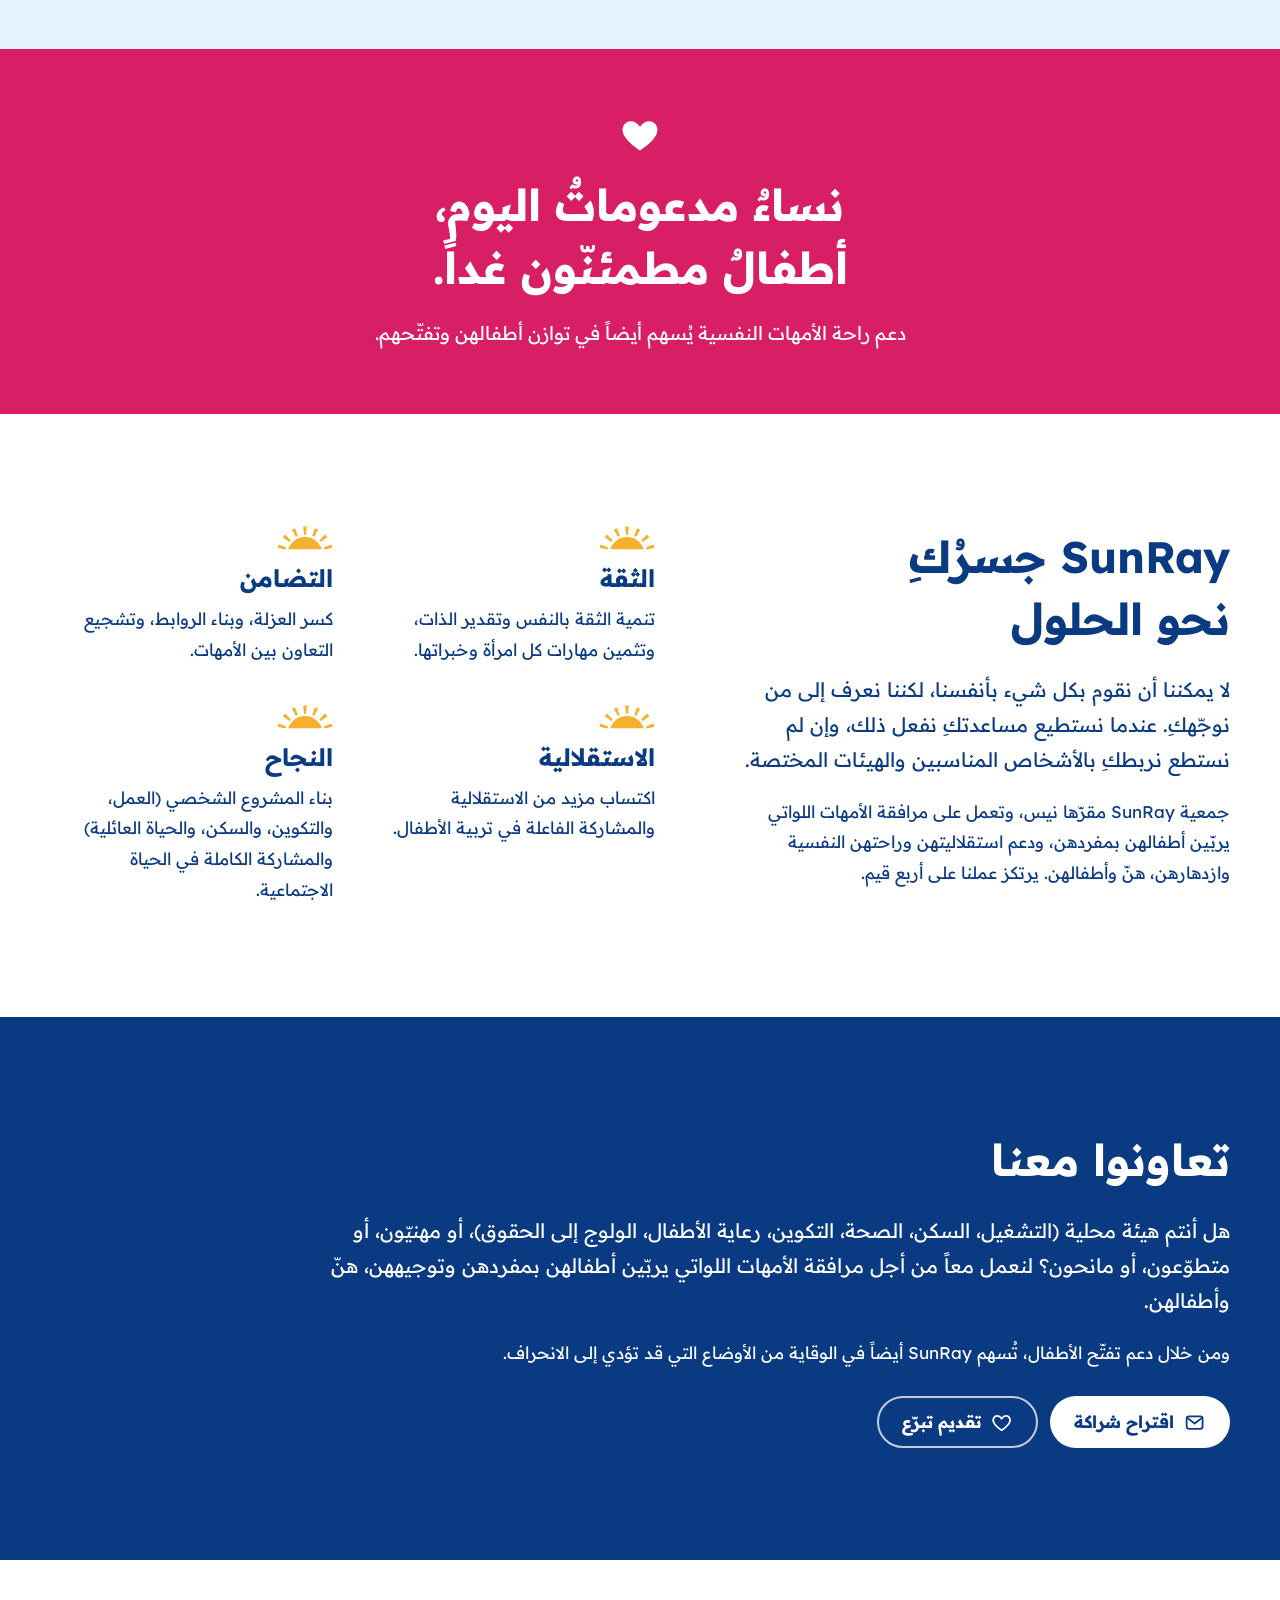
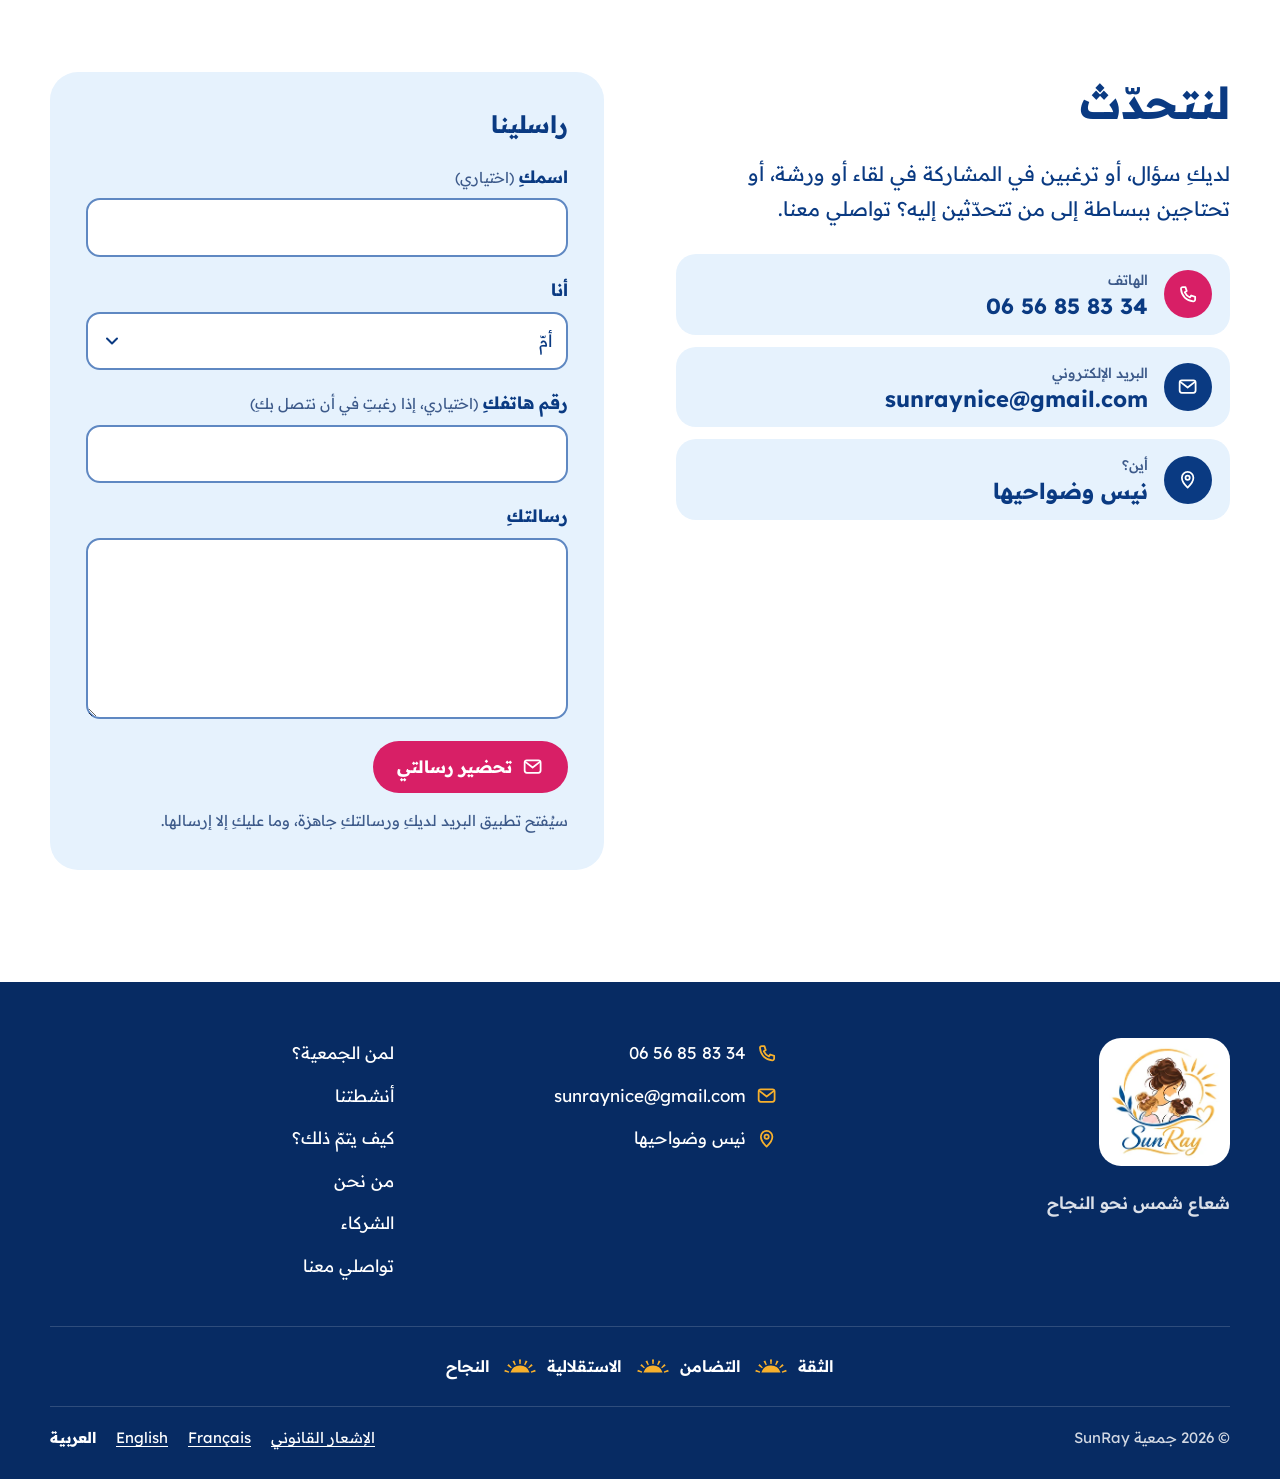
<file: ar/index.html>
<!doctype html>
<html lang="ar" dir="rtl" class="no-js">
<head>
  <meta charset="utf-8">
  <meta name="viewport" content="width=device-width, initial-scale=1">
  <title>SunRay – جمعية لدعم الأمهات اللواتي يربّين أطفالهن بمفردهن في نيس</title>
  <meta name="description" content="ترافق جمعية SunRay الأمهات اللواتي يربّين أطفالهن بمفردهن، مع أطفالهن، في نيس وضواحيها: لقاءات، وورشات للغة الفرنسية، وعناية بالذات، وأنشطة مع الأطفال، ومشروع شخصي، وتوجيه نحو الشركاء.">
  <meta name="theme-color" content="#0A3A82">
  <script>document.documentElement.className = document.documentElement.className.replace("no-js", "js");</script>

  <!-- Social media preview. Once the site is online, replace the image path with its full address. -->
  <meta property="og:type" content="website">
  <meta property="og:locale" content="ar_AR">
  <meta property="og:site_name" content="SunRay">
  <meta property="og:title" content="SunRay – تربّين أطفالكِ وحدكِ؟ لم تعودي وحدكِ!">
  <meta property="og:description" content="لقاءات ودّية، وورشات، ومرافقة شخصية لتستعيدي ثقتكِ بنفسكِ، وتحقّقي ذاتكِ، وتبني مشروعكِ بالوتيرة التي تناسبكِ. نيس وضواحيها.">
  <meta property="og:image" content="../assets/img/og-sunray-ar.jpg">
  <meta name="twitter:card" content="summary_large_image">

  <link rel="icon" href="../favicon-32.png" sizes="32x32" type="image/png">
  <link rel="icon" href="../icon-192.png" sizes="192x192" type="image/png">
  <link rel="apple-touch-icon" href="../apple-touch-icon.png">
  <link rel="preload" href="../assets/fonts/lexend-latin-var.woff2" as="font" type="font/woff2" crossorigin>
  <link rel="preload" href="../assets/fonts/readex-pro-arabic-var.woff2" as="font" type="font/woff2" crossorigin>
  <link rel="stylesheet" href="../assets/css/style.css">

  <script type="application/ld+json">
  {
    "@context": "https://schema.org",
    "@type": "NGO",
    "name": "SunRay",
    "alternateName": "جمعية SunRay",
    "slogan": "شعاع شمس نحو النجاح",
    "description": "جمعية ترافق الأمهات اللواتي يربّين أطفالهن بمفردهن، مع أطفالهن، في نيس وضواحيها: لقاءات، وورشات، ومرافقة فردية، وتوجيه نحو الشركاء.",
    "inLanguage": "ar",
    "telephone": "+33656858334",
    "email": "sunraynice@gmail.com",
    "areaServed": "نيس وضواحيها",
    "address": { "@type": "PostalAddress", "addressLocality": "Nice", "addressCountry": "FR" }
  }
  </script>
</head>
<body id="top">
  <a class="skip-link" href="#contenu">الانتقال إلى المحتوى</a>

  <svg class="sprite" aria-hidden="true" focusable="false">
    <symbol id="i-phone" viewBox="0 0 24 24"><path d="M6.5 3.5h3l1.5 4.5-2.2 1.4a12 12 0 0 0 5.8 5.8l1.4-2.2 4.5 1.5v3a2 2 0 0 1-2.2 2C10.6 18.9 5.1 13.4 4.5 5.7a2 2 0 0 1 2-2.2z"/></symbol>
    <symbol id="i-mail" viewBox="0 0 24 24"><rect x="3" y="5" width="18" height="14" rx="2.5"/><path d="M3.8 6.6 12 13l8.2-6.4"/></symbol>
    <symbol id="i-pin" viewBox="0 0 24 24"><path d="M12 21s-6.5-6.2-6.5-11.2a6.5 6.5 0 0 1 13 0C18.5 14.8 12 21 12 21z"/><circle cx="12" cy="9.8" r="2.4"/></symbol>
    <symbol id="i-heart" viewBox="0 0 24 24"><path d="M12 20.5s-7.5-4.6-9.2-9.4C1.6 7.7 3.8 4.5 7.1 4.5c2 0 3.6 1.1 4.9 3 1.3-1.9 2.9-3 4.9-3 3.3 0 5.5 3.2 4.3 6.6-1.7 4.8-9.2 9.4-9.2 9.4z"/></symbol>
    <symbol id="i-group" viewBox="0 0 24 24"><circle cx="12" cy="8" r="3"/><path d="M6.5 19.5a5.5 5.5 0 0 1 11 0"/><circle cx="5.3" cy="10" r="2.2"/><path d="M1.6 18.5a4 4 0 0 1 5.1-3.8"/><circle cx="18.7" cy="10" r="2.2"/><path d="M22.4 18.5a4 4 0 0 0-5.1-3.8"/></symbol>
    <symbol id="i-book" viewBox="0 0 24 24"><path d="M12 6.8C10.2 5.3 7.6 4.8 3.5 4.8v13c4.1 0 6.7.5 8.5 2 1.8-1.5 4.4-2 8.5-2v-13c-4.1 0-6.7.5-8.5 2z"/><path d="M12 6.8v13"/></symbol>
    <symbol id="i-lotus" viewBox="0 0 24 24"><path d="M12 4c2.2 2.4 3 5.2 3 7.5S13.6 16 12 17c-1.6-1-3-3.2-3-5.5S9.8 6.4 12 4z"/><path d="M12 17c-3.8 0-7-2.2-8.5-6 2.6-.3 4.8.4 6.5 1.8"/><path d="M12 17c3.8 0 7-2.2 8.5-6-2.6-.3-4.8.4-6.5 1.8"/><path d="M7 20.5h10"/></symbol>
    <symbol id="i-family" viewBox="0 0 24 24"><circle cx="8" cy="5" r="2.4"/><path d="M4.5 21v-7.5a3.5 3.5 0 0 1 7 0V21"/><circle cx="17" cy="10.2" r="1.9"/><path d="M14.4 21v-4.6a2.6 2.6 0 0 1 5.2 0V21"/><path d="M11.5 16h2.9"/></symbol>
    <symbol id="i-target" viewBox="0 0 24 24"><circle cx="11" cy="13" r="8.5"/><circle cx="11" cy="13" r="4.8"/><circle cx="11" cy="13" r="1.2"/><path d="m11 13 8.5-8.5"/><path d="M16.2 3.8h3.9v3.9"/></symbol>
    <symbol id="i-signpost" viewBox="0 0 24 24"><path d="M12 2.5v19"/><path d="M5 4.8h11l2.6 2.6-2.6 2.6H5z"/><path d="M19 12.2H8l-2.6 2.6L8 17.4h11z"/><path d="M8.5 21.5h7"/></symbol>
    <symbol id="i-globe" viewBox="0 0 24 24"><circle cx="12" cy="12" r="9"/><path d="M3 12h18"/><path d="M12 3c2.5 2.6 3.8 5.6 3.8 9s-1.3 6.4-3.8 9c-2.5-2.6-3.8-5.6-3.8-9S9.5 5.6 12 3z"/></symbol>
    <symbol id="i-menu" viewBox="0 0 24 24"><path d="M4 7h16M4 12h16M4 17h16"/></symbol>
    <symbol id="i-close" viewBox="0 0 24 24"><path d="M6 6l12 12M18 6 6 18"/></symbol>
    <symbol id="i-sun" viewBox="-158 -162 316 134"><path d="M-94.74 -32 A100 100 0 0 1 94.74 -32 Z"/><path d="M110.27 -29.52 L155.26 -39.93 L149.08 -58.95 L106.57 -40.93 Z M88.73 -71.82 L125.59 -99.63 L112.21 -114.49 L80.70 -80.74 Z M51.85 -101.70 L74.21 -142.10 L55.94 -150.23 L40.89 -106.58 Z M6.00 -114.00 L10.00 -160.00 L-10.00 -160.00 L-6.00 -114.00 Z M-40.89 -106.58 L-55.94 -150.23 L-74.21 -142.10 L-51.85 -101.70 Z M-80.70 -80.74 L-112.21 -114.49 L-125.59 -99.63 L-88.73 -71.82 Z M-106.57 -40.93 L-149.08 -58.95 L-155.26 -39.93 L-110.27 -29.52 Z"/></symbol>
  </svg>


  <div class="lang-bar">
    <div class="container lang-bar-inner">
      <svg class="icon" aria-hidden="true"><use href="#i-globe"/></svg>
      <nav class="lang-switch" aria-label="Langue – Language – اللغة">
        <ul>
          <li><a href="../index.html" hreflang="fr" lang="fr">Français</a></li>
          <li><a href="../en/index.html" hreflang="en" lang="en">English</a></li>
          <li><a href="../ar/index.html" hreflang="ar" lang="ar" dir="rtl" aria-current="page">العربية</a></li>
        </ul>
      </nav>
    </div>
  </div>


  <header class="site-header">
    <div class="container header-inner">
      <a class="brand" href="#top" aria-label="SunRay، العودة إلى أعلى الصفحة">
        <picture>
          <source type="image/webp" srcset="../assets/img/logo-sunray-240.webp 1x, ../assets/img/logo-sunray-420.webp 2x">
          <img src="../assets/img/logo-sunray-240.jpg" srcset="../assets/img/logo-sunray-240.jpg 1x, ../assets/img/logo-sunray-420.jpg 2x" alt="" width="237" height="240">
        </picture>
      </a>
      <button class="nav-toggle" type="button" aria-expanded="false" aria-controls="site-nav">
        <svg class="icon icon-open" aria-hidden="true"><use href="#i-menu"/></svg>
        <svg class="icon icon-close" aria-hidden="true"><use href="#i-close"/></svg>
        <span>القائمة</span>
      </button>
      <nav id="site-nav" class="site-nav" aria-label="القائمة الرئيسية">
        <ul>
          <li><a href="#pour-qui">لمن الجمعية؟</a></li>
          <li><a href="#actions">أنشطتنا</a></li>
          <li><a href="#association">من نحن</a></li>
          <li><a href="#agir">الشركاء</a></li>
          <li><a href="#contact">تواصلي معنا</a></li>
        </ul>
        <a class="btn btn-pink btn-sm" href="tel:+33656858334">
          <svg class="icon" aria-hidden="true"><use href="#i-phone"/></svg><bdi dir="ltr">06&nbsp;56&nbsp;85&nbsp;83&nbsp;34</bdi>
        </a>
      </nav>
    </div>
  </header>

  <main id="contenu">

    <!-- Accueil -->
    <section class="hero" aria-labelledby="hero-title">
      <div class="container hero-grid">
        <div class="hero-text">
          <h1 id="hero-title">
            <span class="h1-main">تربّين أطفالكِ وحدكِ؟</span>
            <span class="h1-sub">لم تعودي وحدكِ!</span>
          </h1>
          <p class="hero-tagline">مساحةٌ لكِ، وقوّةٌ للغد</p>
          <p class="hero-lead">لقاءات ودّية، وورشات، ومرافقة شخصية لتستعيدي ثقتكِ بنفسكِ، وتحقّقي ذاتكِ، وتبني مشروعكِ بالوتيرة التي تناسبكِ.</p>
          <div class="btn-row">
            <a class="btn btn-pink" href="tel:+33656858334">
              <svg class="icon" aria-hidden="true"><use href="#i-phone"/></svg>اتصلي بنا على <bdi dir="ltr">06&nbsp;56&nbsp;85&nbsp;83&nbsp;34</bdi>
            </a>
            <a class="btn btn-outline" href="mailto:sunraynice@gmail.com">
              <svg class="icon" aria-hidden="true"><use href="#i-mail"/></svg>راسلينا بالبريد الإلكتروني
            </a>
          </div>
          <p class="hero-place">
            <svg class="icon" aria-hidden="true"><use href="#i-pin"/></svg>نيس وضواحيها
          </p>
        </div>

        <div class="hero-visual">
          <div class="sunrise">
            <svg class="sunrise-rays" viewBox="-100 -100 200 110" width="200" height="110" aria-hidden="true" focusable="false">
              <g transform="rotate(-180)"><polygon class="ray" style="--i:0" points="82,-2.2 99,-4.4 99,4.4 82,2.2"/></g>
              <g transform="rotate(-157.5)"><polygon class="ray" style="--i:1" points="82,-2.2 99,-4.4 99,4.4 82,2.2"/></g>
              <g transform="rotate(-135)"><polygon class="ray" style="--i:2" points="82,-2.2 99,-4.4 99,4.4 82,2.2"/></g>
              <g transform="rotate(-112.5)"><polygon class="ray" style="--i:3" points="82,-2.2 99,-4.4 99,4.4 82,2.2"/></g>
              <g transform="rotate(-90)"><polygon class="ray" style="--i:4" points="82,-2.2 99,-4.4 99,4.4 82,2.2"/></g>
              <g transform="rotate(-67.5)"><polygon class="ray" style="--i:5" points="82,-2.2 99,-4.4 99,4.4 82,2.2"/></g>
              <g transform="rotate(-45)"><polygon class="ray" style="--i:6" points="82,-2.2 99,-4.4 99,4.4 82,2.2"/></g>
              <g transform="rotate(-22.5)"><polygon class="ray" style="--i:7" points="82,-2.2 99,-4.4 99,4.4 82,2.2"/></g>
              <g transform="rotate(0)"><polygon class="ray" style="--i:8" points="82,-2.2 99,-4.4 99,4.4 82,2.2"/></g>
            </svg>
            <div class="sunrise-photo">
              <picture>
                <source type="image/webp" srcset="../assets/img/hero-mere-enfant-640.webp 640w, ../assets/img/hero-mere-enfant-1000.webp 1000w" sizes="(min-width: 1024px) 360px, 70vw">
                <img src="../assets/img/hero-mere-enfant-1000.jpg" srcset="../assets/img/hero-mere-enfant-640.jpg 640w, ../assets/img/hero-mere-enfant-1000.jpg 1000w" sizes="(min-width: 1024px) 360px, 70vw" width="1000" height="1443" alt="أمٌّ تُقبّل ابنتها الصغيرة المبتسمة بحنان.">
              </picture>
            </div>
            <p class="sunrise-bubble">نساءٌ أقوى من أجل مستقبلٍ أكثر طمأنينة!</p>
          </div>
        </div>
      </div>
    </section>

    <!-- Six verbes -->
    <section class="verbs" aria-label="طريقتنا في العمل">
      <div class="container verbs-lines">
        <ul class="verbs-list">
          <li>نُصغي</li>
          <li>ندعم</li>
          <li>نُثمّن</li>
        </ul>
        <ul class="verbs-list">
          <li>نوجّه</li>
          <li>نتقدّم</li>
          <li>معاً</li>
        </ul>
      </div>
    </section>

    <!-- Pour qui -->
    <section id="pour-qui" class="section who" aria-labelledby="who-title">
      <div class="container who-grid">
        <div>
          <h2 id="who-title">نحن هنا من أجلكِ</h2>
          <p class="lead">تستقبل جمعية <bdi>SunRay</bdi> الأمهات اللواتي يربّين أطفالهن بمفردهن، مع أطفالهن، في نيس وضواحيها، خاصةً عندما تصبح أعباء الحياة أثقل.</p>
        </div>
        <div class="who-detail">
          <p class="who-intro">ربما تعيشين:</p>
          <ul class="pills">
            <li>العزلة</li>
            <li>الانفصال</li>
            <li>فقدان شخص عزيز</li>
            <li>صعوبات اجتماعية أو عائلية</li>
            <li>مرحلة صعبة في حياتكِ</li>
          </ul>
          <p>هنا، نُصغي إليكِ، وتلتقين بأمهات أخريات، ونرافقكِ لتتقدّمي بالوتيرة التي تناسبكِ.</p>
        </div>
      </div>
    </section>

    <!-- Nos actions -->
    <section id="actions" class="section actions" aria-labelledby="actions-title">
      <div class="container">
        <div class="section-head">
          <h2 id="actions-title">ماذا نقدّم لكِ؟</h2>
          <p class="lead">لقاءات ودّية، وورشات، ومرافقة فردية لتعتني بنفسكِ، وتنسجي علاقات جديدة، وتبني مستقبلكِ.</p>
        </div>

        <div class="action-grid">
          <article class="action tone-blue">
            <div class="action-media">
              <picture>
                <source type="image/webp" srcset="../assets/img/rencontres-560.webp 560w, ../assets/img/rencontres-800.webp 800w" sizes="(min-width: 1024px) 360px, (min-width: 720px) 45vw, 90vw">
                <img src="../assets/img/rencontres-800.jpg" srcset="../assets/img/rencontres-560.jpg 560w, ../assets/img/rencontres-800.jpg 800w" sizes="(min-width: 1024px) 360px, (min-width: 720px) 45vw, 90vw" width="800" height="450" loading="lazy" decoding="async" alt="أربع نساء مبتسمات يتبادلن الحديث على فنجان قهوة.">
              </picture>
              <span class="action-badge"><svg class="icon" aria-hidden="true"><use href="#i-group"/></svg></span>
            </div>
            <h3>لقاءات بين الأمهات</h3>
            <p>لحظات ودّية للحديث، وتبادل التجارب، وبناء الروابط في جوٍّ من الرعاية والتفهّم.</p>
          </article>

          <article class="action tone-blue">
            <div class="action-media">
              <picture>
                <source type="image/webp" srcset="../assets/img/francais-560.webp 560w, ../assets/img/francais-800.webp 800w" sizes="(min-width: 1024px) 360px, (min-width: 720px) 45vw, 90vw">
                <img src="../assets/img/francais-800.jpg" srcset="../assets/img/francais-560.jpg 560w, ../assets/img/francais-800.jpg 800w" sizes="(min-width: 1024px) 360px, (min-width: 720px) 45vw, 90vw" width="800" height="450" loading="lazy" decoding="async" alt="كتاب مفتوح أمام كومة من الكتب.">
              </picture>
              <span class="action-badge"><svg class="icon" aria-hidden="true"><use href="#i-book"/></svg></span>
            </div>
            <h3>ورشات اللغة الفرنسية وقيم الجمهورية الفرنسية</h3>
            <p>لتحسين التواصل، واكتساب مزيد من الاستقلالية في الحياة اليومية، وفهم المجتمع الفرنسي وقيمه بشكل أفضل.</p>
          </article>

          <article class="action tone-pink">
            <div class="action-media">
              <picture>
                <source type="image/webp" srcset="../assets/img/bien-etre-560.webp 560w, ../assets/img/bien-etre-800.webp 800w" sizes="(min-width: 1024px) 360px, (min-width: 720px) 45vw, 90vw">
                <img src="../assets/img/bien-etre-800.jpg" srcset="../assets/img/bien-etre-560.jpg 560w, ../assets/img/bien-etre-800.jpg 800w" sizes="(min-width: 1024px) 360px, (min-width: 720px) 45vw, 90vw" width="800" height="450" loading="lazy" decoding="async" alt="فُرَش مكياج، وطلاء أظافر، وأحمر شفاه، ومناشف وردية.">
              </picture>
              <span class="action-badge"><svg class="icon" aria-hidden="true"><use href="#i-lotus"/></svg></span>
            </div>
            <h3>إطلالة جديدة وعناية بالذات</h3>
            <p>ورشات تُديرها نساء المجموعة، يتشاركن فيها مواهبهن (تصفيف الشعر، والمكياج، والعناية بالوجه والجسم، ونصائح الأناقة…) للعناية بالنفس، والشعور بالتقدير، واستعادة الثقة بالنفس.</p>
          </article>

          <article class="action tone-blue">
            <div class="action-media">
              <picture>
                <source type="image/webp" srcset="../assets/img/activites-enfants-560.webp 560w, ../assets/img/activites-enfants-800.webp 800w" sizes="(min-width: 1024px) 360px, (min-width: 720px) 45vw, 90vw">
                <img src="../assets/img/activites-enfants-800.jpg" srcset="../assets/img/activites-enfants-560.jpg 560w, ../assets/img/activites-enfants-800.jpg 800w" sizes="(min-width: 1024px) 360px, (min-width: 720px) 45vw, 90vw" width="800" height="450" loading="lazy" decoding="async" alt="أمٌّ وابنتها ترسمان معاً.">
              </picture>
              <span class="action-badge"><svg class="icon" aria-hidden="true"><use href="#i-family"/></svg></span>
            </div>
            <h3>أنشطة لكِ ولأطفالكِ</h3>
            <p>لحظات ودّية وأنشطة مناسبة لكِ ولأطفالكِ (ورشات إبداعية، ونزهات، وترفيه…) لقضاء أوقات جميلة معاً، وتقوية الروابط بينكم، ومساعدة أطفالكِ على التفتّح.</p>
          </article>

          <article class="action tone-pink">
            <div class="action-media">
              <picture>
                <source type="image/webp" srcset="../assets/img/projet-560.webp 560w, ../assets/img/projet-800.webp 800w" sizes="(min-width: 1024px) 360px, (min-width: 720px) 45vw, 90vw">
                <img src="../assets/img/projet-800.jpg" srcset="../assets/img/projet-560.jpg 560w, ../assets/img/projet-800.jpg 800w" sizes="(min-width: 1024px) 360px, (min-width: 720px) 45vw, 90vw" width="800" height="450" loading="lazy" decoding="async" alt="قائمة أهداف مُؤشَّر عليها: العمل، التكوين، السكن، الحياة العائلية، الاستقلالية.">
              </picture>
              <span class="action-badge"><svg class="icon" aria-hidden="true"><use href="#i-target"/></svg></span>
            </div>
            <h3>مشروعكِ الشخصي</h3>
            <p>مرافقة فردية لتحديد أهدافكِ والتقدّم نحو مستقبلٍ يناسبكِ: العمل، والتكوين، والسكن، والحياة العائلية، والاستقلالية.</p>
          </article>

          <article class="action tone-blue">
            <div class="action-media">
              <picture>
                <source type="image/webp" srcset="../assets/img/orientation-560.webp 560w, ../assets/img/orientation-800.webp 800w" sizes="(min-width: 1024px) 360px, (min-width: 720px) 45vw, 90vw">
                <img src="../assets/img/orientation-800.jpg" srcset="../assets/img/orientation-560.jpg 560w, ../assets/img/orientation-800.jpg 800w" sizes="(min-width: 1024px) 360px, (min-width: 720px) 45vw, 90vw" width="800" height="450" loading="lazy" decoding="async" alt="لافتة إرشادية: العمل، السكن، الصحة، التكوين، رعاية الأطفال.">
              </picture>
              <span class="action-badge"><svg class="icon" aria-hidden="true"><use href="#i-signpost"/></svg></span>
            </div>
            <h3>التوجيه نحو الشركاء</h3>
            <p>نربطكِ بالهيئات المختصة حسب احتياجاتكِ: الحقوق، والسكن، والصحة، والعمل، والتكوين، ورعاية الأطفال…</p>
          </article>

        </div>

        <p class="actions-more"><span><strong>وأيضاً:</strong> ورشات للحوار والتعبير، لتكتسبي الجرأة على التحدّث وإسماع صوتكِ.</span></p>
      </div>
    </section>

    <!-- Comment ça se passe -->
    <section id="demarche" class="section steps-section" aria-labelledby="steps-title">
      <div class="container">
        <div class="section-head">
          <h2 id="steps-title">كيف يتمّ ذلك؟</h2>
        </div>
        <ol class="steps">
          <li>
            <span class="step-num" aria-hidden="true">1</span>
            <h3>تتواصلين معنا</h3>
            <p>عبر الهاتف أو البريد الإلكتروني، كما تفضّلين.</p>
          </li>
          <li>
            <span class="step-num" aria-hidden="true">2</span>
            <h3>نتعرّف عليكِ</h3>
            <p>نأخذ الوقت الكافي للإصغاء إليكِ: وضعكِ، واحتياجاتكِ، ورغباتكِ.</p>
          </li>
          <li>
            <span class="step-num" aria-hidden="true">3</span>
            <h3>تتقدّمين بالوتيرة التي تناسبكِ</h3>
            <p>لقاءات، وورشات، وأنشطة مع أطفالكِ، ومرافقة فردية: تختارين ما يناسبكِ. وعندما لا يكون الحلّ لدينا، نوجّهكِ إلى الجهة المناسبة.</p>
          </li>
        </ol>
        <div class="btn-row btn-row-center">
          <a class="btn btn-pink" href="tel:+33656858334">
            <svg class="icon" aria-hidden="true"><use href="#i-phone"/></svg>اتصلي بنا على <bdi dir="ltr">06&nbsp;56&nbsp;85&nbsp;83&nbsp;34</bdi>
          </a>
          <a class="btn btn-outline" href="mailto:sunraynice@gmail.com">
            <svg class="icon" aria-hidden="true"><use href="#i-mail"/></svg>راسلينا بالبريد الإلكتروني
          </a>
        </div>
      </div>
    </section>

    <!-- Promesse -->
    <section class="promise" aria-label="قناعتنا">
      <div class="container promise-inner">
        <svg class="promise-heart" aria-hidden="true"><use href="#i-heart"/></svg>
        <p class="promise-text"><span>نساءٌ مدعوماتٌ اليوم،</span> <span>أطفالٌ مطمئنّون غداً.</span></p>
        <p class="promise-sub">دعم راحة الأمهات النفسية يُسهم أيضاً في توازن أطفالهن وتفتّحهم.</p>
      </div>
    </section>

    <!-- L'association -->
    <section id="association" class="section about" aria-labelledby="about-title">
      <div class="container about-grid">
        <div class="about-intro">
          <h2 id="about-title"><bdi>SunRay</bdi> جسرُكِ نحو الحلول</h2>
          <p class="lead">لا يمكننا أن نقوم بكل شيء بأنفسنا، لكننا نعرف إلى من نوجّهكِ. عندما نستطيع مساعدتكِ نفعل ذلك، وإن لم نستطع نربطكِ بالأشخاص المناسبين والهيئات المختصة.</p>
          <p>جمعية <bdi>SunRay</bdi> مقرّها نيس، وتعمل على مرافقة الأمهات اللواتي يربّين أطفالهن بمفردهن، ودعم استقلاليتهن وراحتهن النفسية وازدهارهن، هنّ وأطفالهن. يرتكز عملنا على أربع قيم.</p>
        </div>
        <dl class="values">
          <div class="value">
            <dt><svg class="value-sun" aria-hidden="true"><use href="#i-sun"/></svg>الثقة</dt>
            <dd>تنمية الثقة بالنفس وتقدير الذات، وتثمين مهارات كل امرأة وخبراتها.</dd>
          </div>
          <div class="value">
            <dt><svg class="value-sun" aria-hidden="true"><use href="#i-sun"/></svg>التضامن</dt>
            <dd>كسر العزلة، وبناء الروابط، وتشجيع التعاون بين الأمهات.</dd>
          </div>
          <div class="value">
            <dt><svg class="value-sun" aria-hidden="true"><use href="#i-sun"/></svg>الاستقلالية</dt>
            <dd>اكتساب مزيد من الاستقلالية والمشاركة الفاعلة في تربية الأطفال.</dd>
          </div>
          <div class="value">
            <dt><svg class="value-sun" aria-hidden="true"><use href="#i-sun"/></svg>النجاح</dt>
            <dd>بناء المشروع الشخصي (العمل، والتكوين، والسكن، والحياة العائلية) والمشاركة الكاملة في الحياة الاجتماعية.</dd>
          </div>
        </dl>
      </div>
    </section>

    <!-- Partenaires -->
    <section id="agir" class="section partners" aria-labelledby="partners-title">
      <div class="container partners-inner">
        <h2 id="partners-title">تعاونوا معنا</h2>
        <p class="lead">هل أنتم هيئة محلية (التشغيل، السكن، الصحة، التكوين، رعاية الأطفال، الولوج إلى الحقوق)، أو مهنيّون، أو متطوّعون، أو مانحون؟ لنعمل معاً من أجل مرافقة الأمهات اللواتي يربّين أطفالهن بمفردهن وتوجيههن، هنّ وأطفالهن.</p>
        <p>ومن خلال دعم تفتّح الأطفال، تُسهم <bdi>SunRay</bdi> أيضاً في الوقاية من الأوضاع التي قد تؤدي إلى الانحراف.</p>
        <div class="btn-row">
          <a class="btn btn-light" href="mailto:sunraynice@gmail.com?subject=%D8%B4%D8%B1%D8%A7%D9%83%D8%A9%20%D9%85%D8%B9%20SunRay">
            <svg class="icon" aria-hidden="true"><use href="#i-mail"/></svg>اقتراح شراكة
          </a>
          <a class="btn btn-outline-light" href="mailto:sunraynice@gmail.com?subject=%D8%A3%D8%B1%D8%BA%D8%A8%20%D9%81%D9%8A%20%D8%A7%D9%84%D8%AA%D8%A8%D8%B1%D9%91%D8%B9%20%D9%84%D8%AC%D9%85%D8%B9%D9%8A%D8%A9%20SunRay">
            <svg class="icon" aria-hidden="true"><use href="#i-heart"/></svg>تقديم تبرّع
          </a>
        </div>
      </div>
    </section>

    <!-- Contact -->
    <section id="contact" class="section contact" aria-labelledby="contact-title">
      <div class="container contact-grid">
        <div class="contact-info">
          <h2 id="contact-title">لنتحدّث</h2>
          <p class="lead">لديكِ سؤال، أو ترغبين في المشاركة في لقاء أو ورشة، أو تحتاجين ببساطة إلى من تتحدّثين إليه؟ تواصلي معنا.</p>
          <ul class="contact-list">
            <li>
              <a href="tel:+33656858334">
                <span class="contact-icon"><svg class="icon" aria-hidden="true"><use href="#i-phone"/></svg></span>
                <span><span class="contact-label">الهاتف</span><span class="contact-value"><bdi dir="ltr">06&nbsp;56&nbsp;85&nbsp;83&nbsp;34</bdi></span></span>
              </a>
            </li>
            <li>
              <a href="mailto:sunraynice@gmail.com">
                <span class="contact-icon"><svg class="icon" aria-hidden="true"><use href="#i-mail"/></svg></span>
                <span><span class="contact-label">البريد الإلكتروني</span><span class="contact-value"><bdi dir="ltr">sunraynice@gmail.com</bdi></span></span>
              </a>
            </li>
            <li>
              <div>
                <span class="contact-icon"><svg class="icon" aria-hidden="true"><use href="#i-pin"/></svg></span>
                <span><span class="contact-label">أين؟</span><span class="contact-value">نيس وضواحيها</span></span>
              </div>
            </li>
          </ul>
        </div>

        <form id="contact-form" class="contact-form" action="mailto:sunraynice@gmail.com" method="post" enctype="text/plain"
              data-subject="تواصل عبر الموقع" data-greeting="مرحباً،" data-phone-label="الهاتف:" data-status="يُفترض أن يُفتح تطبيق البريد الإلكتروني. إن لم يحدث ذلك، فراسلينا مباشرةً على ⁦sunraynice@gmail.com⁩ أو اتصلي بالرقم ⁦06 56 85 83 34⁩.">
          <h3>راسلينا</h3>
          <div class="field">
            <label for="f-prenom">اسمكِ <span class="optional">(اختياري)</span></label>
            <input id="f-prenom" name="prenom" type="text" autocomplete="given-name">
          </div>
          <div class="field">
            <label for="f-profil">أنا</label>
            <select id="f-profil" name="profil">
              <option>أمّ</option>
              <option>هيئة أو شريك</option>
              <option>متطوّع أو مانح</option>
              <option>غير ذلك</option>
            </select>
          </div>
          <div class="field">
            <label for="f-tel">رقم هاتفكِ <span class="optional">(اختياري، إذا رغبتِ في أن نتصل بكِ)</span></label>
            <input id="f-tel" name="telephone" type="tel" autocomplete="tel" inputmode="tel" dir="ltr">
          </div>
          <div class="field">
            <label for="f-message">رسالتكِ</label>
            <textarea id="f-message" name="message" rows="5" required></textarea>
          </div>
          <button class="btn btn-pink" type="submit">
            <svg class="icon" aria-hidden="true"><use href="#i-mail"/></svg>تحضير رسالتي
          </button>
          <p class="form-note" id="form-status" role="status">سيُفتح تطبيق البريد لديكِ ورسالتكِ جاهزة، وما عليكِ إلا إرسالها.</p>
        </form>
      </div>
    </section>
  </main>

  <footer class="site-footer">
    <div class="container footer-grid">
      <div class="footer-brand">
        <div class="footer-logo">
        <picture>
          <source type="image/webp" srcset="../assets/img/logo-sunray-240.webp 1x, ../assets/img/logo-sunray-420.webp 2x">
          <img src="../assets/img/logo-sunray-240.jpg" srcset="../assets/img/logo-sunray-240.jpg 1x, ../assets/img/logo-sunray-420.jpg 2x" alt="SunRay" width="237" height="240">
        </picture>
        </div>
        <p>شعاع شمس نحو النجاح</p>
      </div>
      <ul class="footer-contact">
        <li><a href="tel:+33656858334"><svg class="icon" aria-hidden="true"><use href="#i-phone"/></svg><bdi dir="ltr">06&nbsp;56&nbsp;85&nbsp;83&nbsp;34</bdi></a></li>
        <li><a href="mailto:sunraynice@gmail.com"><svg class="icon" aria-hidden="true"><use href="#i-mail"/></svg><bdi dir="ltr">sunraynice@gmail.com</bdi></a></li>
        <li><svg class="icon" aria-hidden="true"><use href="#i-pin"/></svg>نيس وضواحيها</li>
      </ul>
      <nav class="footer-nav" aria-label="خريطة الموقع">
        <ul>
          <li><a href="#pour-qui">لمن الجمعية؟</a></li>
          <li><a href="#actions">أنشطتنا</a></li>
          <li><a href="#demarche">كيف يتمّ ذلك؟</a></li>
          <li><a href="#association">من نحن</a></li>
          <li><a href="#agir">الشركاء</a></li>
          <li><a href="#contact">تواصلي معنا</a></li>
        </ul>
      </nav>
    </div>
    <div class="container footer-values">
      <ul>
        <li>الثقة</li>
        <li>التضامن</li>
      </ul>
      <ul>
        <li>الاستقلالية</li>
        <li>النجاح</li>
      </ul>
    </div>
    <div class="container footer-legal">
      <p>© <span data-year>2026</span> جمعية <bdi>SunRay</bdi></p>
      <ul class="footer-links">
        <li><a href="mentions-legales.html">الإشعار القانوني</a></li>
        <li><a href="../index.html" hreflang="fr" lang="fr">Français</a></li>
        <li><a href="../en/index.html" hreflang="en" lang="en">English</a></li>
        <li><a href="../ar/index.html" hreflang="ar" lang="ar" dir="rtl" aria-current="page">العربية</a></li>
      </ul>
    </div>

  </footer>

  <aside class="callbar" aria-label="تواصل سريع">
    <a class="callbar-call" href="tel:+33656858334"><svg class="icon" aria-hidden="true"><use href="#i-phone"/></svg>اتصلي</a>
    <a class="callbar-mail" href="mailto:sunraynice@gmail.com"><svg class="icon" aria-hidden="true"><use href="#i-mail"/></svg>راسلينا</a>
  </aside>

  <script src="../assets/js/main.js" defer></script>
</body>
</html>
</file>
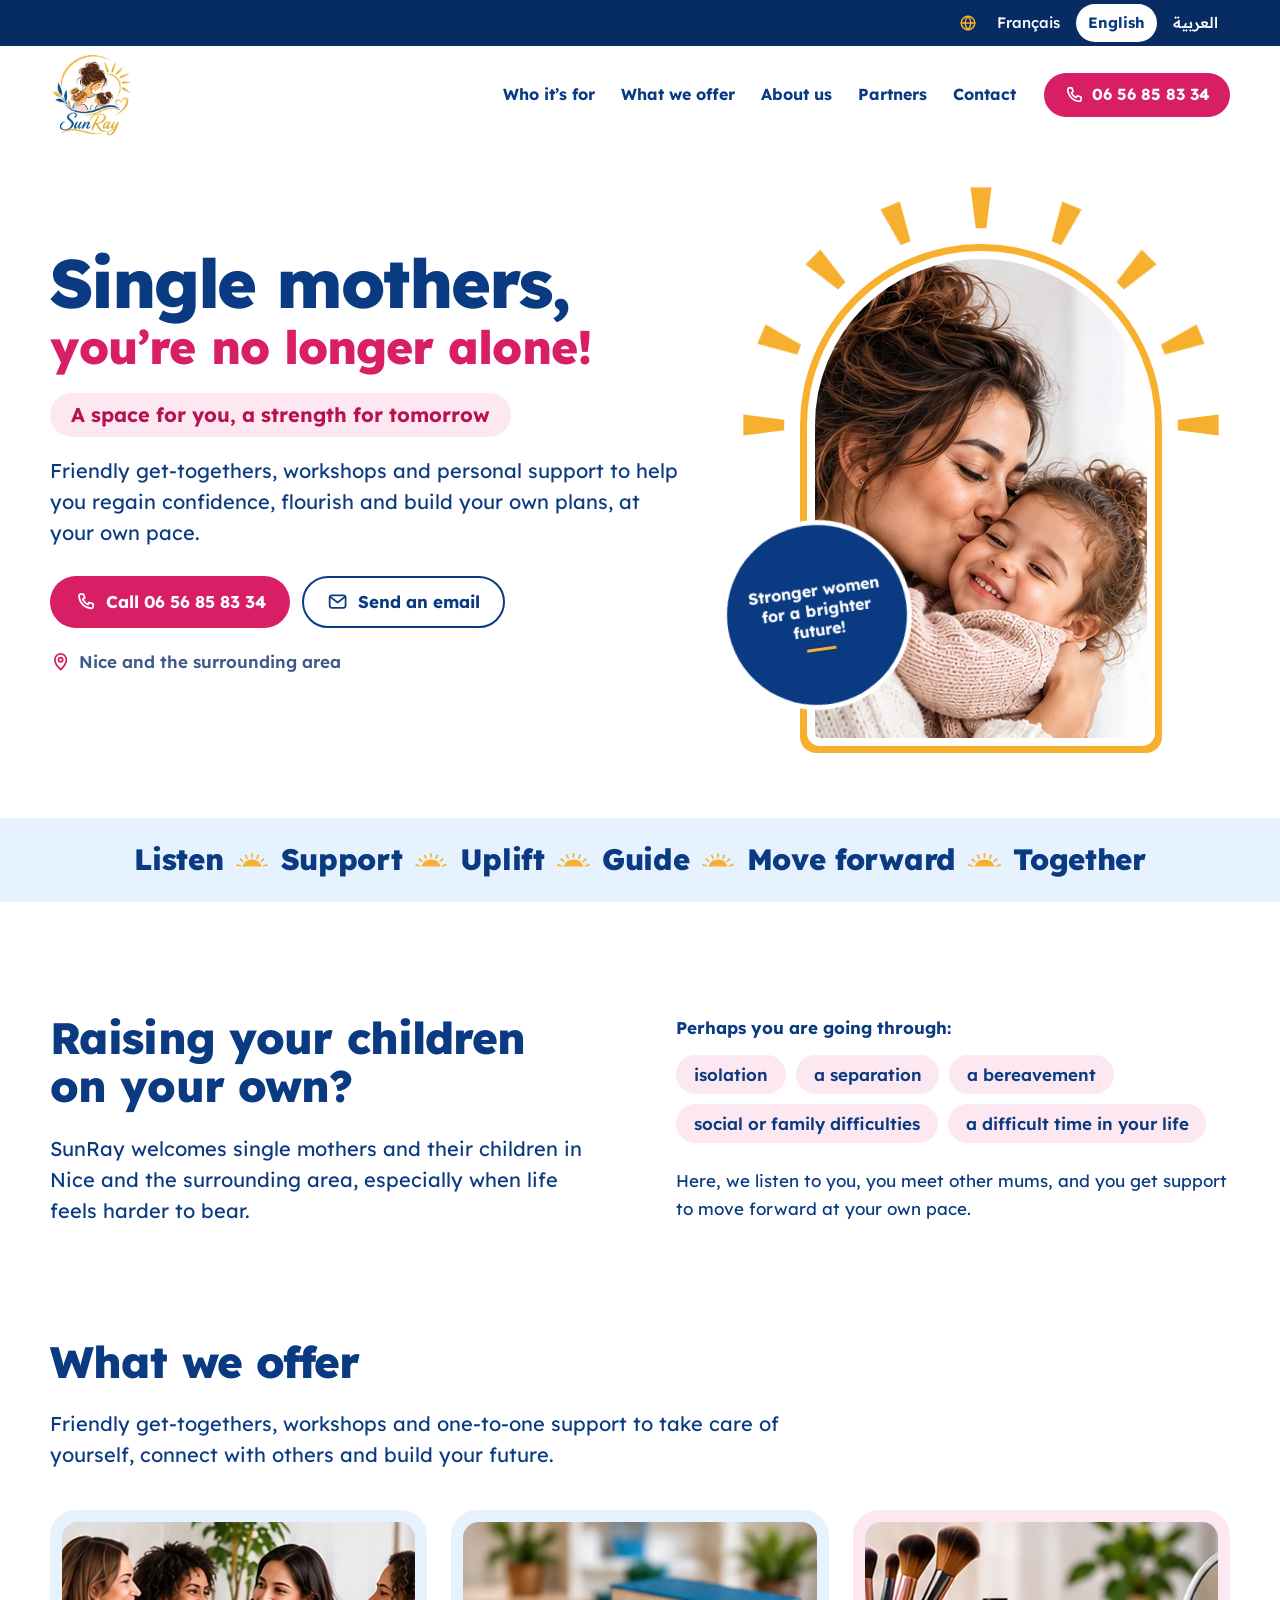
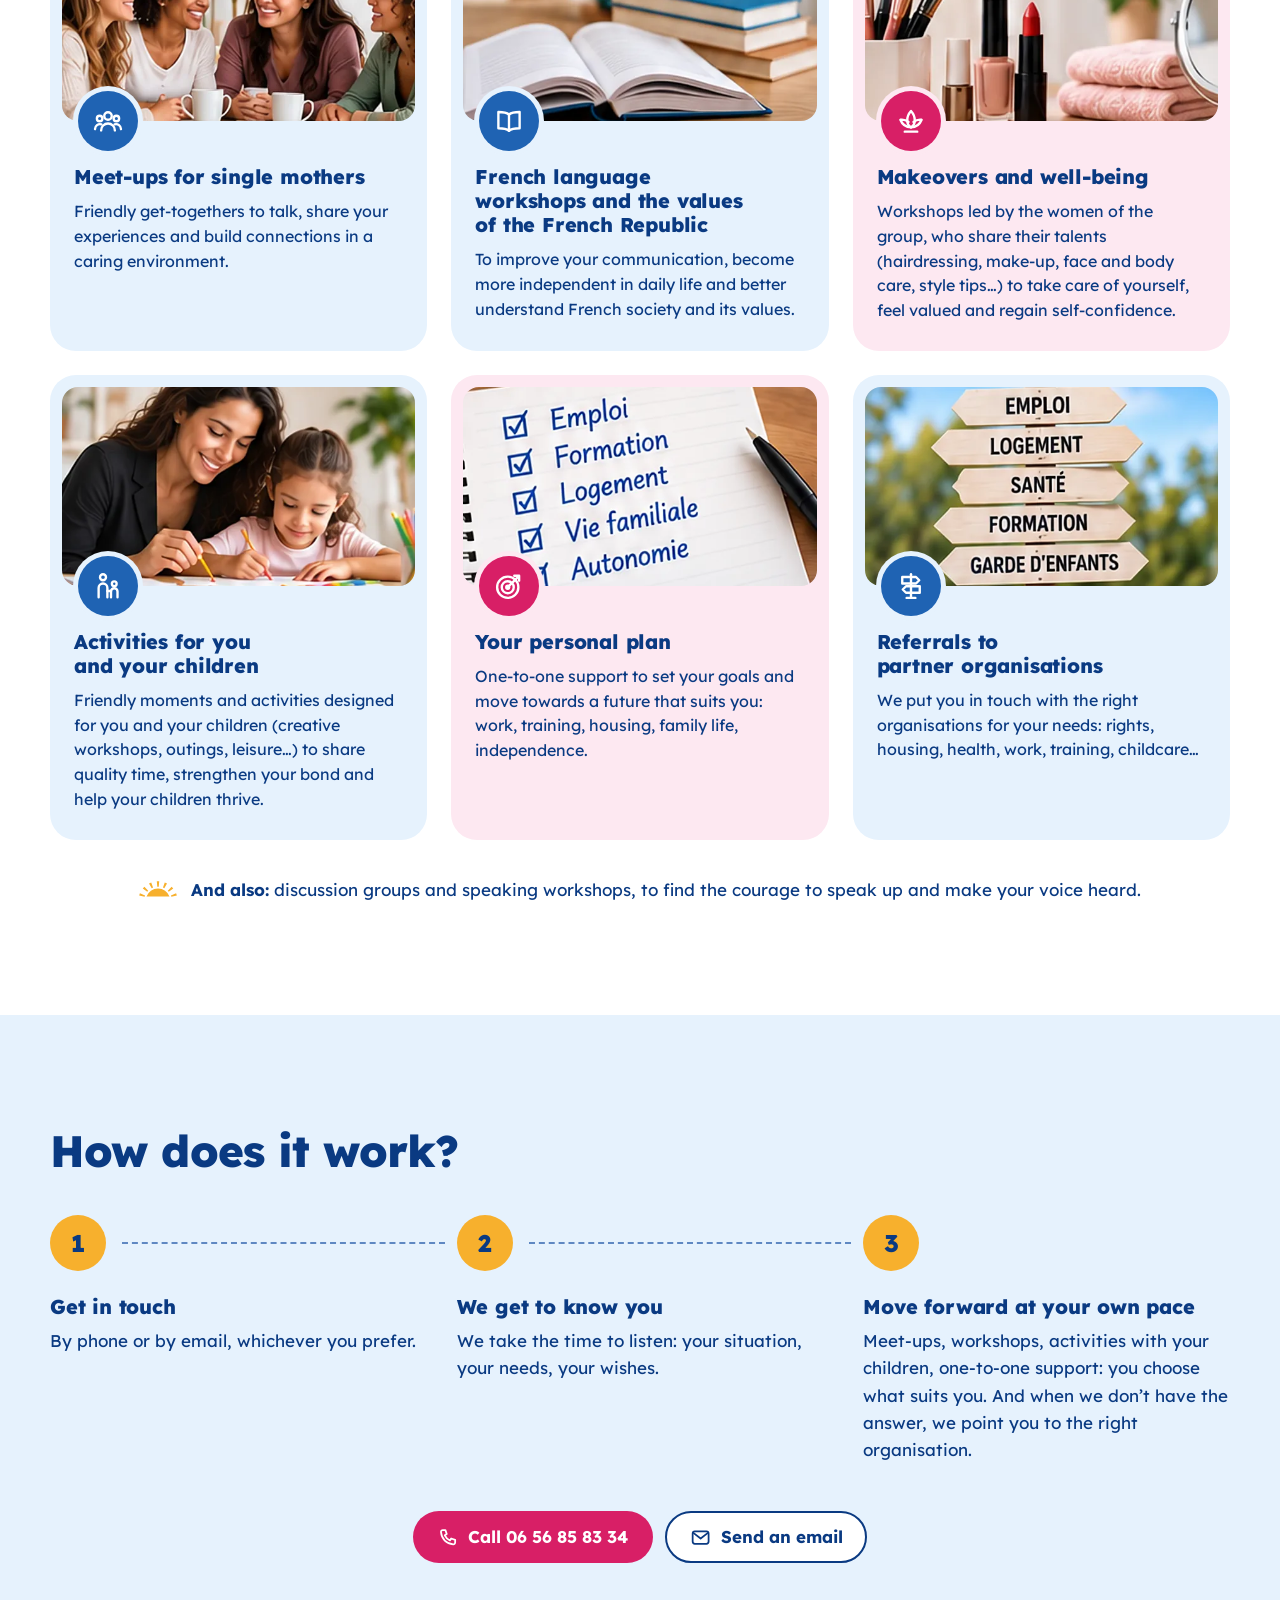
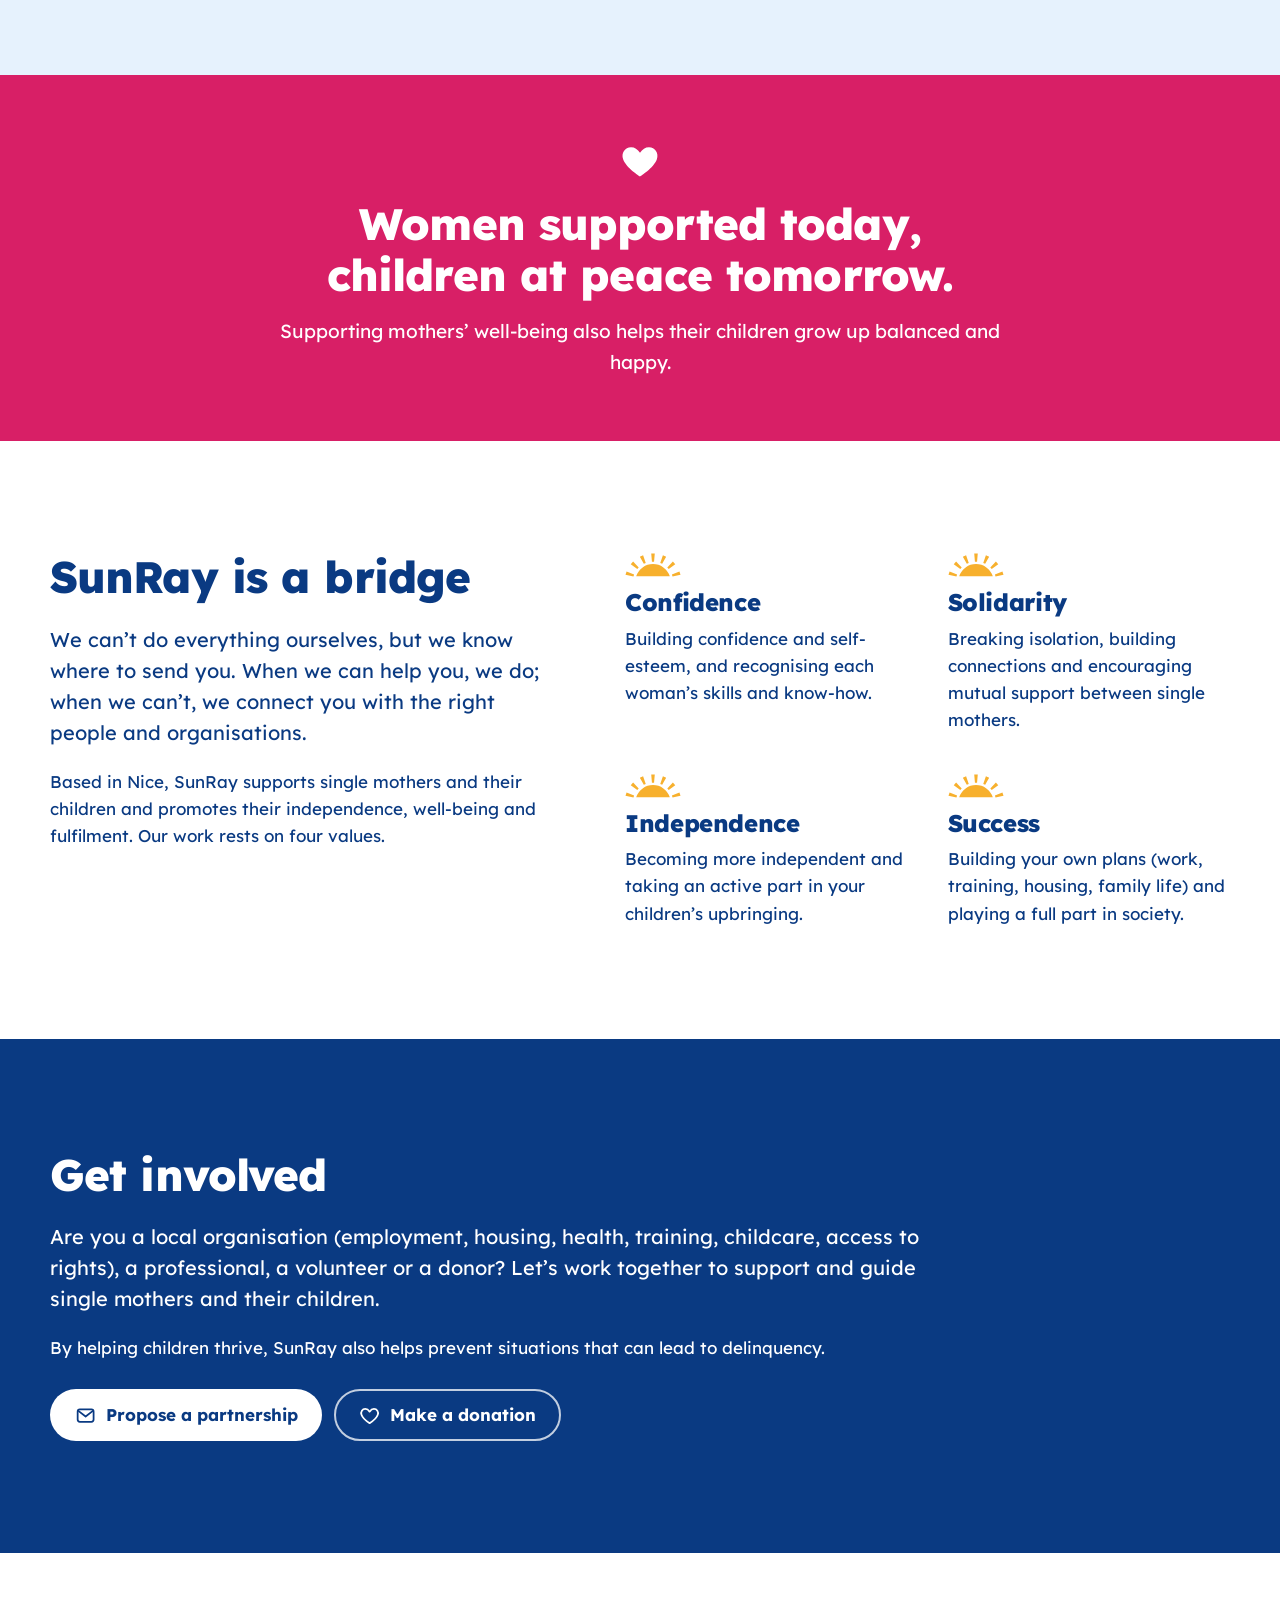
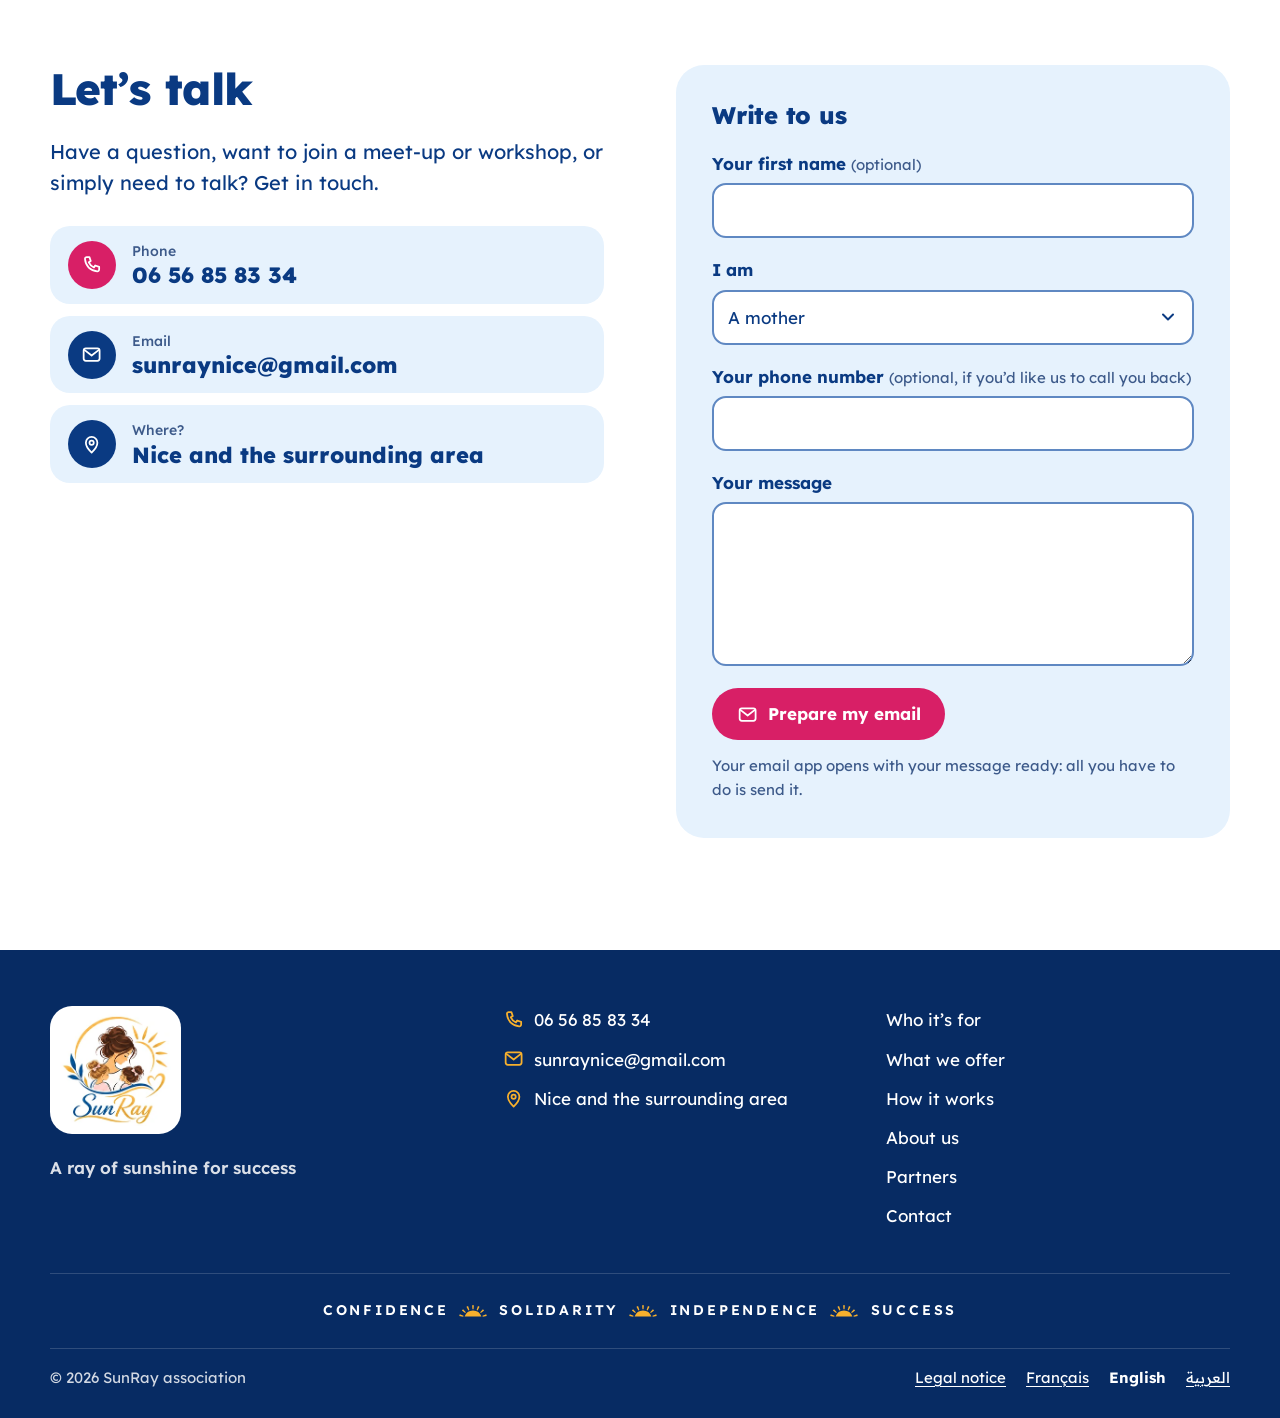
<file: en/index.html>
<!doctype html>
<html lang="en" dir="ltr" class="no-js">
<head>
  <meta charset="utf-8">
  <meta name="viewport" content="width=device-width, initial-scale=1">
  <title>SunRay – Support for single mothers in Nice</title>
  <meta name="description" content="SunRay supports single mothers and their children in Nice and the surrounding area: meet-ups, French language workshops, well-being, activities with children, personal plans and referrals to partner organisations.">
  <meta name="theme-color" content="#0A3A82">
  <script>document.documentElement.className = document.documentElement.className.replace("no-js", "js");</script>

  <!-- Social media preview. Once the site is online, replace the image path with its full address. -->
  <meta property="og:type" content="website">
  <meta property="og:locale" content="en_GB">
  <meta property="og:site_name" content="SunRay">
  <meta property="og:title" content="SunRay – Single mothers, you’re no longer alone!">
  <meta property="og:description" content="Friendly get-togethers, workshops and personal support to regain confidence, flourish and build your own plans, at your own pace. Nice and the surrounding area.">
  <meta property="og:image" content="../assets/img/og-sunray-en.jpg">
  <meta name="twitter:card" content="summary_large_image">

  <link rel="icon" href="../favicon-32.png" sizes="32x32" type="image/png">
  <link rel="icon" href="../icon-192.png" sizes="192x192" type="image/png">
  <link rel="apple-touch-icon" href="../apple-touch-icon.png">
  <link rel="preload" href="../assets/fonts/lexend-latin-var.woff2" as="font" type="font/woff2" crossorigin>
  <link rel="stylesheet" href="../assets/css/style.css">

  <script type="application/ld+json">
  {
    "@context": "https://schema.org",
    "@type": "NGO",
    "name": "SunRay",
    "alternateName": "SunRay association",
    "slogan": "A ray of sunshine for success",
    "description": "Association supporting single mothers and their children in Nice and the surrounding area: meet-ups, workshops, one-to-one support and referrals to partner organisations.",
    "inLanguage": "en",
    "telephone": "+33656858334",
    "email": "sunraynice@gmail.com",
    "areaServed": "Nice and the surrounding area",
    "address": { "@type": "PostalAddress", "addressLocality": "Nice", "addressCountry": "FR" }
  }
  </script>
</head>
<body id="top">
  <a class="skip-link" href="#contenu">Skip to content</a>

  <svg class="sprite" aria-hidden="true" focusable="false">
    <symbol id="i-phone" viewBox="0 0 24 24"><path d="M6.5 3.5h3l1.5 4.5-2.2 1.4a12 12 0 0 0 5.8 5.8l1.4-2.2 4.5 1.5v3a2 2 0 0 1-2.2 2C10.6 18.9 5.1 13.4 4.5 5.7a2 2 0 0 1 2-2.2z"/></symbol>
    <symbol id="i-mail" viewBox="0 0 24 24"><rect x="3" y="5" width="18" height="14" rx="2.5"/><path d="M3.8 6.6 12 13l8.2-6.4"/></symbol>
    <symbol id="i-pin" viewBox="0 0 24 24"><path d="M12 21s-6.5-6.2-6.5-11.2a6.5 6.5 0 0 1 13 0C18.5 14.8 12 21 12 21z"/><circle cx="12" cy="9.8" r="2.4"/></symbol>
    <symbol id="i-heart" viewBox="0 0 24 24"><path d="M12 20.5s-7.5-4.6-9.2-9.4C1.6 7.7 3.8 4.5 7.1 4.5c2 0 3.6 1.1 4.9 3 1.3-1.9 2.9-3 4.9-3 3.3 0 5.5 3.2 4.3 6.6-1.7 4.8-9.2 9.4-9.2 9.4z"/></symbol>
    <symbol id="i-group" viewBox="0 0 24 24"><circle cx="12" cy="8" r="3"/><path d="M6.5 19.5a5.5 5.5 0 0 1 11 0"/><circle cx="5.3" cy="10" r="2.2"/><path d="M1.6 18.5a4 4 0 0 1 5.1-3.8"/><circle cx="18.7" cy="10" r="2.2"/><path d="M22.4 18.5a4 4 0 0 0-5.1-3.8"/></symbol>
    <symbol id="i-book" viewBox="0 0 24 24"><path d="M12 6.8C10.2 5.3 7.6 4.8 3.5 4.8v13c4.1 0 6.7.5 8.5 2 1.8-1.5 4.4-2 8.5-2v-13c-4.1 0-6.7.5-8.5 2z"/><path d="M12 6.8v13"/></symbol>
    <symbol id="i-lotus" viewBox="0 0 24 24"><path d="M12 4c2.2 2.4 3 5.2 3 7.5S13.6 16 12 17c-1.6-1-3-3.2-3-5.5S9.8 6.4 12 4z"/><path d="M12 17c-3.8 0-7-2.2-8.5-6 2.6-.3 4.8.4 6.5 1.8"/><path d="M12 17c3.8 0 7-2.2 8.5-6-2.6-.3-4.8.4-6.5 1.8"/><path d="M7 20.5h10"/></symbol>
    <symbol id="i-family" viewBox="0 0 24 24"><circle cx="8" cy="5" r="2.4"/><path d="M4.5 21v-7.5a3.5 3.5 0 0 1 7 0V21"/><circle cx="17" cy="10.2" r="1.9"/><path d="M14.4 21v-4.6a2.6 2.6 0 0 1 5.2 0V21"/><path d="M11.5 16h2.9"/></symbol>
    <symbol id="i-target" viewBox="0 0 24 24"><circle cx="11" cy="13" r="8.5"/><circle cx="11" cy="13" r="4.8"/><circle cx="11" cy="13" r="1.2"/><path d="m11 13 8.5-8.5"/><path d="M16.2 3.8h3.9v3.9"/></symbol>
    <symbol id="i-signpost" viewBox="0 0 24 24"><path d="M12 2.5v19"/><path d="M5 4.8h11l2.6 2.6-2.6 2.6H5z"/><path d="M19 12.2H8l-2.6 2.6L8 17.4h11z"/><path d="M8.5 21.5h7"/></symbol>
    <symbol id="i-globe" viewBox="0 0 24 24"><circle cx="12" cy="12" r="9"/><path d="M3 12h18"/><path d="M12 3c2.5 2.6 3.8 5.6 3.8 9s-1.3 6.4-3.8 9c-2.5-2.6-3.8-5.6-3.8-9S9.5 5.6 12 3z"/></symbol>
    <symbol id="i-menu" viewBox="0 0 24 24"><path d="M4 7h16M4 12h16M4 17h16"/></symbol>
    <symbol id="i-close" viewBox="0 0 24 24"><path d="M6 6l12 12M18 6 6 18"/></symbol>
    <symbol id="i-sun" viewBox="-158 -162 316 134"><path d="M-94.74 -32 A100 100 0 0 1 94.74 -32 Z"/><path d="M110.27 -29.52 L155.26 -39.93 L149.08 -58.95 L106.57 -40.93 Z M88.73 -71.82 L125.59 -99.63 L112.21 -114.49 L80.70 -80.74 Z M51.85 -101.70 L74.21 -142.10 L55.94 -150.23 L40.89 -106.58 Z M6.00 -114.00 L10.00 -160.00 L-10.00 -160.00 L-6.00 -114.00 Z M-40.89 -106.58 L-55.94 -150.23 L-74.21 -142.10 L-51.85 -101.70 Z M-80.70 -80.74 L-112.21 -114.49 L-125.59 -99.63 L-88.73 -71.82 Z M-106.57 -40.93 L-149.08 -58.95 L-155.26 -39.93 L-110.27 -29.52 Z"/></symbol>
  </svg>


  <div class="lang-bar">
    <div class="container lang-bar-inner">
      <svg class="icon" aria-hidden="true"><use href="#i-globe"/></svg>
      <nav class="lang-switch" aria-label="Langue – Language – اللغة">
        <ul>
          <li><a href="../index.html" hreflang="fr" lang="fr">Français</a></li>
          <li><a href="../en/index.html" hreflang="en" lang="en" aria-current="page">English</a></li>
          <li><a href="../ar/index.html" hreflang="ar" lang="ar" dir="rtl">العربية</a></li>
        </ul>
      </nav>
    </div>
  </div>


  <header class="site-header">
    <div class="container header-inner">
      <a class="brand" href="#top" aria-label="SunRay, back to top">
        <picture>
          <source type="image/webp" srcset="../assets/img/logo-sunray-240.webp 1x, ../assets/img/logo-sunray-420.webp 2x">
          <img src="../assets/img/logo-sunray-240.jpg" srcset="../assets/img/logo-sunray-240.jpg 1x, ../assets/img/logo-sunray-420.jpg 2x" alt="" width="237" height="240">
        </picture>
      </a>
      <button class="nav-toggle" type="button" aria-expanded="false" aria-controls="site-nav">
        <svg class="icon icon-open" aria-hidden="true"><use href="#i-menu"/></svg>
        <svg class="icon icon-close" aria-hidden="true"><use href="#i-close"/></svg>
        <span>Menu</span>
      </button>
      <nav id="site-nav" class="site-nav" aria-label="Main navigation">
        <ul>
          <li><a href="#pour-qui">Who it’s for</a></li>
          <li><a href="#actions">What we offer</a></li>
          <li><a href="#association">About us</a></li>
          <li><a href="#agir">Partners</a></li>
          <li><a href="#contact">Contact</a></li>
        </ul>
        <a class="btn btn-pink btn-sm" href="tel:+33656858334">
          <svg class="icon" aria-hidden="true"><use href="#i-phone"/></svg>06&nbsp;56&nbsp;85&nbsp;83&nbsp;34
        </a>
      </nav>
    </div>
  </header>

  <main id="contenu">

    <!-- Accueil -->
    <section class="hero" aria-labelledby="hero-title">
      <div class="container hero-grid">
        <div class="hero-text">
          <h1 id="hero-title">
            <span class="h1-main">Single mothers,</span>
            <span class="h1-sub">you’re no longer alone!</span>
          </h1>
          <p class="hero-tagline">A space for you, a strength for&nbsp;tomorrow</p>
          <p class="hero-lead">Friendly get-togethers, workshops and personal support to help you regain confidence, flourish and build your own plans, at your own pace.</p>
          <div class="btn-row">
            <a class="btn btn-pink" href="tel:+33656858334">
              <svg class="icon" aria-hidden="true"><use href="#i-phone"/></svg>Call 06&nbsp;56&nbsp;85&nbsp;83&nbsp;34
            </a>
            <a class="btn btn-outline" href="mailto:sunraynice@gmail.com">
              <svg class="icon" aria-hidden="true"><use href="#i-mail"/></svg>Send an email
            </a>
          </div>
          <p class="hero-place">
            <svg class="icon" aria-hidden="true"><use href="#i-pin"/></svg>Nice and the surrounding area
          </p>
        </div>

        <div class="hero-visual">
          <div class="sunrise">
            <svg class="sunrise-rays" viewBox="-100 -100 200 110" width="200" height="110" aria-hidden="true" focusable="false">
              <g transform="rotate(-180)"><polygon class="ray" style="--i:0" points="82,-2.2 99,-4.4 99,4.4 82,2.2"/></g>
              <g transform="rotate(-157.5)"><polygon class="ray" style="--i:1" points="82,-2.2 99,-4.4 99,4.4 82,2.2"/></g>
              <g transform="rotate(-135)"><polygon class="ray" style="--i:2" points="82,-2.2 99,-4.4 99,4.4 82,2.2"/></g>
              <g transform="rotate(-112.5)"><polygon class="ray" style="--i:3" points="82,-2.2 99,-4.4 99,4.4 82,2.2"/></g>
              <g transform="rotate(-90)"><polygon class="ray" style="--i:4" points="82,-2.2 99,-4.4 99,4.4 82,2.2"/></g>
              <g transform="rotate(-67.5)"><polygon class="ray" style="--i:5" points="82,-2.2 99,-4.4 99,4.4 82,2.2"/></g>
              <g transform="rotate(-45)"><polygon class="ray" style="--i:6" points="82,-2.2 99,-4.4 99,4.4 82,2.2"/></g>
              <g transform="rotate(-22.5)"><polygon class="ray" style="--i:7" points="82,-2.2 99,-4.4 99,4.4 82,2.2"/></g>
              <g transform="rotate(0)"><polygon class="ray" style="--i:8" points="82,-2.2 99,-4.4 99,4.4 82,2.2"/></g>
            </svg>
            <div class="sunrise-photo">
              <picture>
                <source type="image/webp" srcset="../assets/img/hero-mere-enfant-640.webp 640w, ../assets/img/hero-mere-enfant-1000.webp 1000w" sizes="(min-width: 1024px) 360px, 70vw">
                <img src="../assets/img/hero-mere-enfant-1000.jpg" srcset="../assets/img/hero-mere-enfant-640.jpg 640w, ../assets/img/hero-mere-enfant-1000.jpg 1000w" sizes="(min-width: 1024px) 360px, 70vw" width="1000" height="1443" alt="A mother tenderly kisses her smiling little girl.">
              </picture>
            </div>
            <p class="sunrise-bubble">Stronger women for a brighter future!</p>
          </div>
        </div>
      </div>
    </section>

    <!-- Six verbes -->
    <section class="verbs" aria-label="How we work">
      <div class="container verbs-lines">
        <ul class="verbs-list">
          <li>Listen</li>
          <li>Support</li>
          <li>Uplift</li>
        </ul>
        <ul class="verbs-list">
          <li>Guide</li>
          <li>Move forward</li>
          <li>Together</li>
        </ul>
      </div>
    </section>

    <!-- Pour qui -->
    <section id="pour-qui" class="section who" aria-labelledby="who-title">
      <div class="container who-grid">
        <div>
          <h2 id="who-title">Raising your children on your own?</h2>
          <p class="lead">SunRay welcomes single mothers and their children in Nice and the surrounding area, especially when life feels harder to bear.</p>
        </div>
        <div class="who-detail">
          <p class="who-intro">Perhaps you are going through:</p>
          <ul class="pills">
            <li>isolation</li>
            <li>a separation</li>
            <li>a bereavement</li>
            <li>social or family difficulties</li>
            <li>a difficult time in your life</li>
          </ul>
          <p>Here, we listen to you, you meet other mums, and you get support to move forward at your own pace.</p>
        </div>
      </div>
    </section>

    <!-- Nos actions -->
    <section id="actions" class="section actions" aria-labelledby="actions-title">
      <div class="container">
        <div class="section-head">
          <h2 id="actions-title">What we offer</h2>
          <p class="lead">Friendly get-togethers, workshops and one-to-one support to take care of yourself, connect with others and build your future.</p>
        </div>

        <div class="action-grid">
          <article class="action tone-blue">
            <div class="action-media">
              <picture>
                <source type="image/webp" srcset="../assets/img/rencontres-560.webp 560w, ../assets/img/rencontres-800.webp 800w" sizes="(min-width: 1024px) 360px, (min-width: 720px) 45vw, 90vw">
                <img src="../assets/img/rencontres-800.jpg" srcset="../assets/img/rencontres-560.jpg 560w, ../assets/img/rencontres-800.jpg 800w" sizes="(min-width: 1024px) 360px, (min-width: 720px) 45vw, 90vw" width="800" height="450" loading="lazy" decoding="async" alt="Four smiling women chatting over coffee.">
              </picture>
              <span class="action-badge"><svg class="icon" aria-hidden="true"><use href="#i-group"/></svg></span>
            </div>
            <h3>Meet-ups for single mothers</h3>
            <p>Friendly get-togethers to talk, share your experiences and build connections in a caring environment.</p>
          </article>

          <article class="action tone-blue">
            <div class="action-media">
              <picture>
                <source type="image/webp" srcset="../assets/img/francais-560.webp 560w, ../assets/img/francais-800.webp 800w" sizes="(min-width: 1024px) 360px, (min-width: 720px) 45vw, 90vw">
                <img src="../assets/img/francais-800.jpg" srcset="../assets/img/francais-560.jpg 560w, ../assets/img/francais-800.jpg 800w" sizes="(min-width: 1024px) 360px, (min-width: 720px) 45vw, 90vw" width="800" height="450" loading="lazy" decoding="async" alt="An open book in front of a stack of books.">
              </picture>
              <span class="action-badge"><svg class="icon" aria-hidden="true"><use href="#i-book"/></svg></span>
            </div>
            <h3>French language workshops and the values of the French Republic</h3>
            <p>To improve your communication, become more independent in daily life and better understand French society and its values.</p>
          </article>

          <article class="action tone-pink">
            <div class="action-media">
              <picture>
                <source type="image/webp" srcset="../assets/img/bien-etre-560.webp 560w, ../assets/img/bien-etre-800.webp 800w" sizes="(min-width: 1024px) 360px, (min-width: 720px) 45vw, 90vw">
                <img src="../assets/img/bien-etre-800.jpg" srcset="../assets/img/bien-etre-560.jpg 560w, ../assets/img/bien-etre-800.jpg 800w" sizes="(min-width: 1024px) 360px, (min-width: 720px) 45vw, 90vw" width="800" height="450" loading="lazy" decoding="async" alt="Make-up brushes, nail polish, lipstick and pink towels.">
              </picture>
              <span class="action-badge"><svg class="icon" aria-hidden="true"><use href="#i-lotus"/></svg></span>
            </div>
            <h3>Makeovers and well-being</h3>
            <p>Workshops led by the women of the group, who share their talents (hairdressing, make-up, face and body care, style tips…) to take care of yourself, feel valued and regain self-confidence.</p>
          </article>

          <article class="action tone-blue">
            <div class="action-media">
              <picture>
                <source type="image/webp" srcset="../assets/img/activites-enfants-560.webp 560w, ../assets/img/activites-enfants-800.webp 800w" sizes="(min-width: 1024px) 360px, (min-width: 720px) 45vw, 90vw">
                <img src="../assets/img/activites-enfants-800.jpg" srcset="../assets/img/activites-enfants-560.jpg 560w, ../assets/img/activites-enfants-800.jpg 800w" sizes="(min-width: 1024px) 360px, (min-width: 720px) 45vw, 90vw" width="800" height="450" loading="lazy" decoding="async" alt="A mother and her daughter drawing together.">
              </picture>
              <span class="action-badge"><svg class="icon" aria-hidden="true"><use href="#i-family"/></svg></span>
            </div>
            <h3>Activities for you and your children</h3>
            <p>Friendly moments and activities designed for you and your children (creative workshops, outings, leisure…) to share quality time, strengthen your bond and help your children thrive.</p>
          </article>

          <article class="action tone-pink">
            <div class="action-media">
              <picture>
                <source type="image/webp" srcset="../assets/img/projet-560.webp 560w, ../assets/img/projet-800.webp 800w" sizes="(min-width: 1024px) 360px, (min-width: 720px) 45vw, 90vw">
                <img src="../assets/img/projet-800.jpg" srcset="../assets/img/projet-560.jpg 560w, ../assets/img/projet-800.jpg 800w" sizes="(min-width: 1024px) 360px, (min-width: 720px) 45vw, 90vw" width="800" height="450" loading="lazy" decoding="async" alt="A ticked checklist: work, training, housing, family life, independence.">
              </picture>
              <span class="action-badge"><svg class="icon" aria-hidden="true"><use href="#i-target"/></svg></span>
            </div>
            <h3>Your personal plan</h3>
            <p>One-to-one support to set your goals and move towards a future that suits you: work, training, housing, family life, independence.</p>
          </article>

          <article class="action tone-blue">
            <div class="action-media">
              <picture>
                <source type="image/webp" srcset="../assets/img/orientation-560.webp 560w, ../assets/img/orientation-800.webp 800w" sizes="(min-width: 1024px) 360px, (min-width: 720px) 45vw, 90vw">
                <img src="../assets/img/orientation-800.jpg" srcset="../assets/img/orientation-560.jpg 560w, ../assets/img/orientation-800.jpg 800w" sizes="(min-width: 1024px) 360px, (min-width: 720px) 45vw, 90vw" width="800" height="450" loading="lazy" decoding="async" alt="A signpost: work, housing, health, training, childcare.">
              </picture>
              <span class="action-badge"><svg class="icon" aria-hidden="true"><use href="#i-signpost"/></svg></span>
            </div>
            <h3>Referrals to partner organisations</h3>
            <p>We put you in touch with the right organisations for your needs: rights, housing, health, work, training, childcare…</p>
          </article>

        </div>

        <p class="actions-more"><span><strong>And also:</strong> discussion groups and speaking workshops, to find the courage to speak up and make your voice heard.</span></p>
      </div>
    </section>

    <!-- Comment ça se passe -->
    <section id="demarche" class="section steps-section" aria-labelledby="steps-title">
      <div class="container">
        <div class="section-head">
          <h2 id="steps-title">How does it work?</h2>
        </div>
        <ol class="steps">
          <li>
            <span class="step-num" aria-hidden="true">1</span>
            <h3>Get in touch</h3>
            <p>By phone or by email, whichever you prefer.</p>
          </li>
          <li>
            <span class="step-num" aria-hidden="true">2</span>
            <h3>We get to know you</h3>
            <p>We take the time to listen: your situation, your needs, your wishes.</p>
          </li>
          <li>
            <span class="step-num" aria-hidden="true">3</span>
            <h3>Move forward at your own pace</h3>
            <p>Meet-ups, workshops, activities with your children, one-to-one support: you choose what suits you. And when we don’t have the answer, we point you to the right organisation.</p>
          </li>
        </ol>
        <div class="btn-row btn-row-center">
          <a class="btn btn-pink" href="tel:+33656858334">
            <svg class="icon" aria-hidden="true"><use href="#i-phone"/></svg>Call 06&nbsp;56&nbsp;85&nbsp;83&nbsp;34
          </a>
          <a class="btn btn-outline" href="mailto:sunraynice@gmail.com">
            <svg class="icon" aria-hidden="true"><use href="#i-mail"/></svg>Send an email
          </a>
        </div>
      </div>
    </section>

    <!-- Promesse -->
    <section class="promise" aria-label="What we believe">
      <div class="container promise-inner">
        <svg class="promise-heart" aria-hidden="true"><use href="#i-heart"/></svg>
        <p class="promise-text"><span>Women supported today,</span> <span>children at peace tomorrow.</span></p>
        <p class="promise-sub">Supporting mothers’ well-being also helps their children grow up balanced and happy.</p>
      </div>
    </section>

    <!-- L'association -->
    <section id="association" class="section about" aria-labelledby="about-title">
      <div class="container about-grid">
        <div class="about-intro">
          <h2 id="about-title">SunRay is a bridge</h2>
          <p class="lead">We can’t do everything ourselves, but we know where to send you. When we can help you, we do; when we can’t, we connect you with the right people and organisations.</p>
          <p>Based in Nice, SunRay supports single mothers and their children and promotes their independence, well-being and fulfilment. Our work rests on four values.</p>
        </div>
        <dl class="values">
          <div class="value">
            <dt><svg class="value-sun" aria-hidden="true"><use href="#i-sun"/></svg>Confidence</dt>
            <dd>Building confidence and self-esteem, and recognising each woman’s skills and know-how.</dd>
          </div>
          <div class="value">
            <dt><svg class="value-sun" aria-hidden="true"><use href="#i-sun"/></svg>Solidarity</dt>
            <dd>Breaking isolation, building connections and encouraging mutual support between single mothers.</dd>
          </div>
          <div class="value">
            <dt><svg class="value-sun" aria-hidden="true"><use href="#i-sun"/></svg>Independence</dt>
            <dd>Becoming more independent and taking an active part in your children’s upbringing.</dd>
          </div>
          <div class="value">
            <dt><svg class="value-sun" aria-hidden="true"><use href="#i-sun"/></svg>Success</dt>
            <dd>Building your own plans (work, training, housing, family life) and playing a full part in society.</dd>
          </div>
        </dl>
      </div>
    </section>

    <!-- Partenaires -->
    <section id="agir" class="section partners" aria-labelledby="partners-title">
      <div class="container partners-inner">
        <h2 id="partners-title">Get involved</h2>
        <p class="lead">Are you a local organisation (employment, housing, health, training, childcare, access to rights), a professional, a volunteer or a donor? Let’s work together to support and guide single mothers and their children.</p>
        <p>By helping children thrive, SunRay also helps prevent situations that can lead to delinquency.</p>
        <div class="btn-row">
          <a class="btn btn-light" href="mailto:sunraynice@gmail.com?subject=Partnership%20with%20SunRay">
            <svg class="icon" aria-hidden="true"><use href="#i-mail"/></svg>Propose a partnership
          </a>
          <a class="btn btn-outline-light" href="mailto:sunraynice@gmail.com?subject=I%20would%20like%20to%20make%20a%20donation%20to%20SunRay">
            <svg class="icon" aria-hidden="true"><use href="#i-heart"/></svg>Make a donation
          </a>
        </div>
      </div>
    </section>

    <!-- Contact -->
    <section id="contact" class="section contact" aria-labelledby="contact-title">
      <div class="container contact-grid">
        <div class="contact-info">
          <h2 id="contact-title">Let’s talk</h2>
          <p class="lead">Have a question, want to join a meet-up or workshop, or simply need to talk? Get in touch.</p>
          <ul class="contact-list">
            <li>
              <a href="tel:+33656858334">
                <span class="contact-icon"><svg class="icon" aria-hidden="true"><use href="#i-phone"/></svg></span>
                <span><span class="contact-label">Phone</span><span class="contact-value">06&nbsp;56&nbsp;85&nbsp;83&nbsp;34</span></span>
              </a>
            </li>
            <li>
              <a href="mailto:sunraynice@gmail.com">
                <span class="contact-icon"><svg class="icon" aria-hidden="true"><use href="#i-mail"/></svg></span>
                <span><span class="contact-label">Email</span><span class="contact-value">sunraynice@gmail.com</span></span>
              </a>
            </li>
            <li>
              <div>
                <span class="contact-icon"><svg class="icon" aria-hidden="true"><use href="#i-pin"/></svg></span>
                <span><span class="contact-label">Where?</span><span class="contact-value">Nice and the surrounding area</span></span>
              </div>
            </li>
          </ul>
        </div>

        <form id="contact-form" class="contact-form" action="mailto:sunraynice@gmail.com" method="post" enctype="text/plain"
              data-subject="Contact from the website" data-greeting="Hello," data-phone-label="Phone:" data-status="Your email app should open. If nothing happens, write to us at sunraynice@gmail.com or call 06 56 85 83 34.">
          <h3>Write to us</h3>
          <div class="field">
            <label for="f-prenom">Your first name <span class="optional">(optional)</span></label>
            <input id="f-prenom" name="prenom" type="text" autocomplete="given-name">
          </div>
          <div class="field">
            <label for="f-profil">I am</label>
            <select id="f-profil" name="profil">
              <option>A mother</option>
              <option>An organisation or partner</option>
              <option>A volunteer or donor</option>
              <option>Other</option>
            </select>
          </div>
          <div class="field">
            <label for="f-tel">Your phone number <span class="optional">(optional, if you’d like us to call you back)</span></label>
            <input id="f-tel" name="telephone" type="tel" autocomplete="tel" inputmode="tel" dir="ltr">
          </div>
          <div class="field">
            <label for="f-message">Your message</label>
            <textarea id="f-message" name="message" rows="5" required></textarea>
          </div>
          <button class="btn btn-pink" type="submit">
            <svg class="icon" aria-hidden="true"><use href="#i-mail"/></svg>Prepare my email
          </button>
          <p class="form-note" id="form-status" role="status">Your email app opens with your message ready: all you have to do is send it.</p>
        </form>
      </div>
    </section>
  </main>

  <footer class="site-footer">
    <div class="container footer-grid">
      <div class="footer-brand">
        <div class="footer-logo">
        <picture>
          <source type="image/webp" srcset="../assets/img/logo-sunray-240.webp 1x, ../assets/img/logo-sunray-420.webp 2x">
          <img src="../assets/img/logo-sunray-240.jpg" srcset="../assets/img/logo-sunray-240.jpg 1x, ../assets/img/logo-sunray-420.jpg 2x" alt="SunRay" width="237" height="240">
        </picture>
        </div>
        <p>A ray of sunshine for success</p>
      </div>
      <ul class="footer-contact">
        <li><a href="tel:+33656858334"><svg class="icon" aria-hidden="true"><use href="#i-phone"/></svg>06&nbsp;56&nbsp;85&nbsp;83&nbsp;34</a></li>
        <li><a href="mailto:sunraynice@gmail.com"><svg class="icon" aria-hidden="true"><use href="#i-mail"/></svg>sunraynice@gmail.com</a></li>
        <li><svg class="icon" aria-hidden="true"><use href="#i-pin"/></svg>Nice and the surrounding area</li>
      </ul>
      <nav class="footer-nav" aria-label="Site map">
        <ul>
          <li><a href="#pour-qui">Who it’s for</a></li>
          <li><a href="#actions">What we offer</a></li>
          <li><a href="#demarche">How it works</a></li>
          <li><a href="#association">About us</a></li>
          <li><a href="#agir">Partners</a></li>
          <li><a href="#contact">Contact</a></li>
        </ul>
      </nav>
    </div>
    <div class="container footer-values">
      <ul>
        <li>Confidence</li>
        <li>Solidarity</li>
      </ul>
      <ul>
        <li>Independence</li>
        <li>Success</li>
      </ul>
    </div>
    <div class="container footer-legal">
      <p>© <span data-year>2026</span> SunRay association</p>
      <ul class="footer-links">
        <li><a href="mentions-legales.html">Legal notice</a></li>
        <li><a href="../index.html" hreflang="fr" lang="fr">Français</a></li>
        <li><a href="../en/index.html" hreflang="en" lang="en" aria-current="page">English</a></li>
        <li><a href="../ar/index.html" hreflang="ar" lang="ar" dir="rtl">العربية</a></li>
      </ul>
    </div>

  </footer>

  <aside class="callbar" aria-label="Quick contact">
    <a class="callbar-call" href="tel:+33656858334"><svg class="icon" aria-hidden="true"><use href="#i-phone"/></svg>Call</a>
    <a class="callbar-mail" href="mailto:sunraynice@gmail.com"><svg class="icon" aria-hidden="true"><use href="#i-mail"/></svg>Email</a>
  </aside>

  <script src="../assets/js/main.js" defer></script>
</body>
</html>
</file>
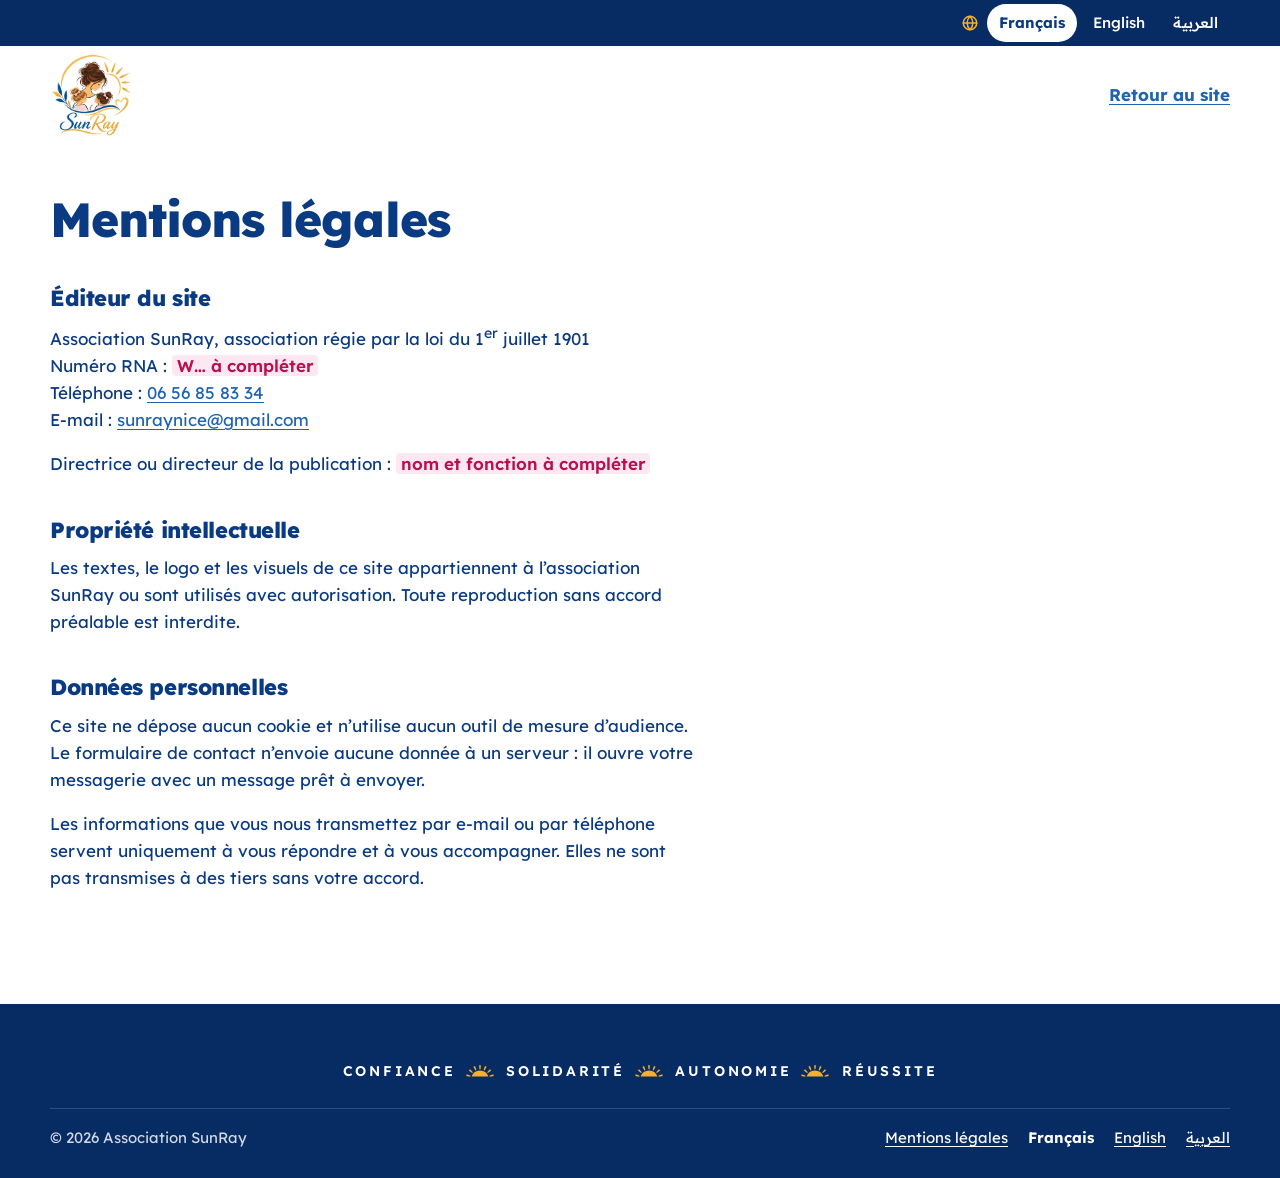
<file: mentions-legales.html>
<!doctype html>
<html lang="fr" dir="ltr" class="no-js">
<head>
  <meta charset="utf-8">
  <meta name="viewport" content="width=device-width, initial-scale=1">
  <title>Mentions légales – SunRay</title>
  <meta name="robots" content="noindex">
  <meta name="theme-color" content="#0A3A82">
  <script>document.documentElement.className = document.documentElement.className.replace("no-js", "js");</script>
  <link rel="icon" href="favicon-32.png" sizes="32x32" type="image/png">
  <link rel="icon" href="icon-192.png" sizes="192x192" type="image/png">
  <link rel="apple-touch-icon" href="apple-touch-icon.png">
  <link rel="preload" href="assets/fonts/lexend-latin-var.woff2" as="font" type="font/woff2" crossorigin>
  <link rel="stylesheet" href="assets/css/style.css">
</head>
<body class="page-legal">
  <svg class="sprite" aria-hidden="true" focusable="false">
    <symbol id="i-phone" viewBox="0 0 24 24"><path d="M6.5 3.5h3l1.5 4.5-2.2 1.4a12 12 0 0 0 5.8 5.8l1.4-2.2 4.5 1.5v3a2 2 0 0 1-2.2 2C10.6 18.9 5.1 13.4 4.5 5.7a2 2 0 0 1 2-2.2z"/></symbol>
    <symbol id="i-mail" viewBox="0 0 24 24"><rect x="3" y="5" width="18" height="14" rx="2.5"/><path d="M3.8 6.6 12 13l8.2-6.4"/></symbol>
    <symbol id="i-pin" viewBox="0 0 24 24"><path d="M12 21s-6.5-6.2-6.5-11.2a6.5 6.5 0 0 1 13 0C18.5 14.8 12 21 12 21z"/><circle cx="12" cy="9.8" r="2.4"/></symbol>
    <symbol id="i-heart" viewBox="0 0 24 24"><path d="M12 20.5s-7.5-4.6-9.2-9.4C1.6 7.7 3.8 4.5 7.1 4.5c2 0 3.6 1.1 4.9 3 1.3-1.9 2.9-3 4.9-3 3.3 0 5.5 3.2 4.3 6.6-1.7 4.8-9.2 9.4-9.2 9.4z"/></symbol>
    <symbol id="i-group" viewBox="0 0 24 24"><circle cx="12" cy="8" r="3"/><path d="M6.5 19.5a5.5 5.5 0 0 1 11 0"/><circle cx="5.3" cy="10" r="2.2"/><path d="M1.6 18.5a4 4 0 0 1 5.1-3.8"/><circle cx="18.7" cy="10" r="2.2"/><path d="M22.4 18.5a4 4 0 0 0-5.1-3.8"/></symbol>
    <symbol id="i-book" viewBox="0 0 24 24"><path d="M12 6.8C10.2 5.3 7.6 4.8 3.5 4.8v13c4.1 0 6.7.5 8.5 2 1.8-1.5 4.4-2 8.5-2v-13c-4.1 0-6.7.5-8.5 2z"/><path d="M12 6.8v13"/></symbol>
    <symbol id="i-lotus" viewBox="0 0 24 24"><path d="M12 4c2.2 2.4 3 5.2 3 7.5S13.6 16 12 17c-1.6-1-3-3.2-3-5.5S9.8 6.4 12 4z"/><path d="M12 17c-3.8 0-7-2.2-8.5-6 2.6-.3 4.8.4 6.5 1.8"/><path d="M12 17c3.8 0 7-2.2 8.5-6-2.6-.3-4.8.4-6.5 1.8"/><path d="M7 20.5h10"/></symbol>
    <symbol id="i-family" viewBox="0 0 24 24"><circle cx="8" cy="5" r="2.4"/><path d="M4.5 21v-7.5a3.5 3.5 0 0 1 7 0V21"/><circle cx="17" cy="10.2" r="1.9"/><path d="M14.4 21v-4.6a2.6 2.6 0 0 1 5.2 0V21"/><path d="M11.5 16h2.9"/></symbol>
    <symbol id="i-target" viewBox="0 0 24 24"><circle cx="11" cy="13" r="8.5"/><circle cx="11" cy="13" r="4.8"/><circle cx="11" cy="13" r="1.2"/><path d="m11 13 8.5-8.5"/><path d="M16.2 3.8h3.9v3.9"/></symbol>
    <symbol id="i-signpost" viewBox="0 0 24 24"><path d="M12 2.5v19"/><path d="M5 4.8h11l2.6 2.6-2.6 2.6H5z"/><path d="M19 12.2H8l-2.6 2.6L8 17.4h11z"/><path d="M8.5 21.5h7"/></symbol>
    <symbol id="i-globe" viewBox="0 0 24 24"><circle cx="12" cy="12" r="9"/><path d="M3 12h18"/><path d="M12 3c2.5 2.6 3.8 5.6 3.8 9s-1.3 6.4-3.8 9c-2.5-2.6-3.8-5.6-3.8-9S9.5 5.6 12 3z"/></symbol>
    <symbol id="i-menu" viewBox="0 0 24 24"><path d="M4 7h16M4 12h16M4 17h16"/></symbol>
    <symbol id="i-close" viewBox="0 0 24 24"><path d="M6 6l12 12M18 6 6 18"/></symbol>
    <symbol id="i-sun" viewBox="-158 -162 316 134"><path d="M-94.74 -32 A100 100 0 0 1 94.74 -32 Z"/><path d="M110.27 -29.52 L155.26 -39.93 L149.08 -58.95 L106.57 -40.93 Z M88.73 -71.82 L125.59 -99.63 L112.21 -114.49 L80.70 -80.74 Z M51.85 -101.70 L74.21 -142.10 L55.94 -150.23 L40.89 -106.58 Z M6.00 -114.00 L10.00 -160.00 L-10.00 -160.00 L-6.00 -114.00 Z M-40.89 -106.58 L-55.94 -150.23 L-74.21 -142.10 L-51.85 -101.70 Z M-80.70 -80.74 L-112.21 -114.49 L-125.59 -99.63 L-88.73 -71.82 Z M-106.57 -40.93 L-149.08 -58.95 L-155.26 -39.93 L-110.27 -29.52 Z"/></symbol>
  </svg>


  <div class="lang-bar">
    <div class="container lang-bar-inner">
      <svg class="icon" aria-hidden="true"><use href="#i-globe"/></svg>
      <nav class="lang-switch" aria-label="Langue – Language – اللغة">
        <ul>
          <li><a href="mentions-legales.html" hreflang="fr" lang="fr" aria-current="page">Français</a></li>
          <li><a href="en/mentions-legales.html" hreflang="en" lang="en">English</a></li>
          <li><a href="ar/mentions-legales.html" hreflang="ar" lang="ar" dir="rtl">العربية</a></li>
        </ul>
      </nav>
    </div>
  </div>


  <header class="site-header">
    <div class="container header-inner">
      <a class="brand" href="index.html" aria-label="SunRay, page d’accueil">
        <picture>
          <source type="image/webp" srcset="assets/img/logo-sunray-240.webp 1x, assets/img/logo-sunray-420.webp 2x">
          <img src="assets/img/logo-sunray-240.jpg" srcset="assets/img/logo-sunray-240.jpg 1x, assets/img/logo-sunray-420.jpg 2x" alt="" width="237" height="240">
        </picture>
      </a>
      <a class="back-link" href="index.html">Retour au site</a>
    </div>
  </header>

  <main class="container legal">
    <h1>Mentions légales</h1>

    <h2>Éditeur du site</h2>
    <p>
      Association SunRay, association régie par la loi du 1<sup>er</sup> juillet 1901<br>
      Numéro RNA&nbsp;:&nbsp;<span class="todo">W… à compléter</span><br>
      Téléphone&nbsp;: <a href="tel:+33656858334">06&nbsp;56&nbsp;85&nbsp;83&nbsp;34</a><br>
      E-mail&nbsp;: <a href="mailto:sunraynice@gmail.com">sunraynice@gmail.com</a>
    </p>
    <p>Directrice ou directeur de la publication&nbsp;:&nbsp;<span class="todo">nom et fonction à compléter</span></p>

    <h2>Propriété intellectuelle</h2>
    <p>Les textes, le logo et les visuels de ce site appartiennent à l’association SunRay ou sont utilisés avec autorisation. Toute reproduction sans accord préalable est interdite.</p>

    <h2>Données personnelles</h2>
    <p>Ce site ne dépose aucun cookie et n’utilise aucun outil de mesure d’audience. Le formulaire de contact n’envoie aucune donnée à un serveur&nbsp;: il ouvre votre messagerie avec un message prêt à envoyer.</p>
    <p>Les informations que vous nous transmettez par e-mail ou par téléphone servent uniquement à vous répondre et à vous accompagner. Elles ne sont pas transmises à des tiers sans votre accord.</p>
  </main>

  <footer class="site-footer">
    <div class="container footer-values">
      <ul>
        <li>Confiance</li>
        <li>Solidarité</li>
      </ul>
      <ul>
        <li>Autonomie</li>
        <li>Réussite</li>
      </ul>
    </div>
    <div class="container footer-legal">
      <p>© <span data-year>2026</span> Association SunRay</p>
      <ul class="footer-links">
        <li><a href="mentions-legales.html">Mentions légales</a></li>
        <li><a href="mentions-legales.html" hreflang="fr" lang="fr" aria-current="page">Français</a></li>
        <li><a href="en/mentions-legales.html" hreflang="en" lang="en">English</a></li>
        <li><a href="ar/mentions-legales.html" hreflang="ar" lang="ar" dir="rtl">العربية</a></li>
      </ul>
    </div>

  </footer>

  <script>
    document.documentElement.classList.remove('no-js');
    var y = document.querySelector('[data-year]'); if (y) y.textContent = new Date().getFullYear();
  </script>
</body>
</html>
</file>
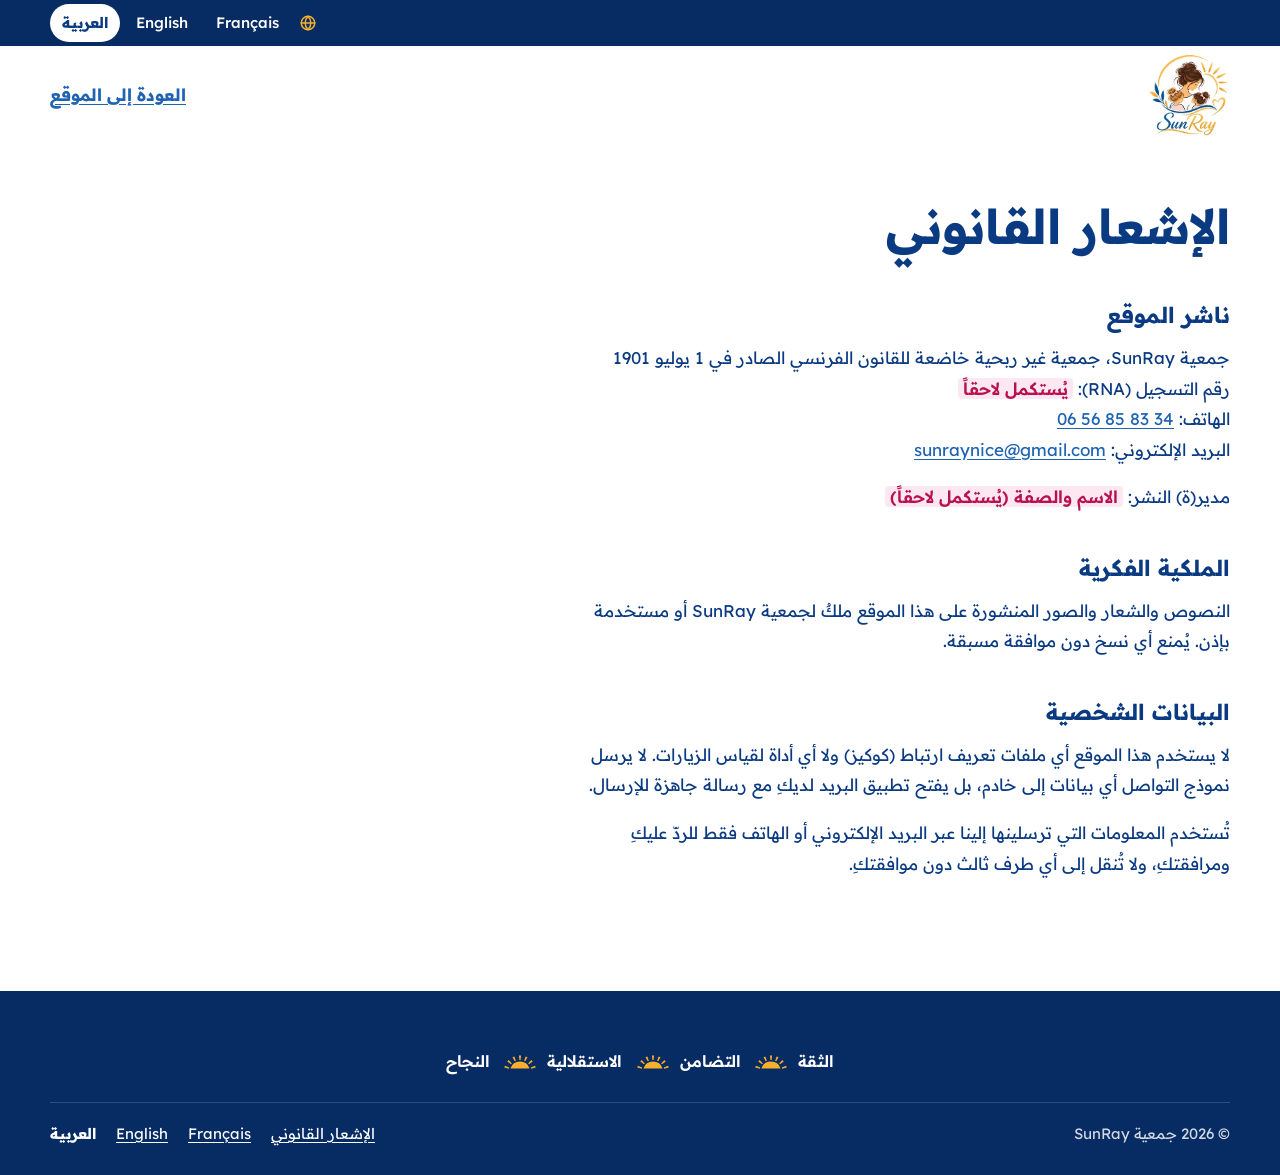
<file: ar/mentions-legales.html>
<!doctype html>
<html lang="ar" dir="rtl" class="no-js">
<head>
  <meta charset="utf-8">
  <meta name="viewport" content="width=device-width, initial-scale=1">
  <title>الإشعار القانوني – SunRay</title>
  <meta name="robots" content="noindex">
  <meta name="theme-color" content="#0A3A82">
  <script>document.documentElement.className = document.documentElement.className.replace("no-js", "js");</script>
  <link rel="icon" href="../favicon-32.png" sizes="32x32" type="image/png">
  <link rel="icon" href="../icon-192.png" sizes="192x192" type="image/png">
  <link rel="apple-touch-icon" href="../apple-touch-icon.png">
  <link rel="preload" href="../assets/fonts/lexend-latin-var.woff2" as="font" type="font/woff2" crossorigin>
  <link rel="stylesheet" href="../assets/css/style.css">
</head>
<body class="page-legal">
  <svg class="sprite" aria-hidden="true" focusable="false">
    <symbol id="i-phone" viewBox="0 0 24 24"><path d="M6.5 3.5h3l1.5 4.5-2.2 1.4a12 12 0 0 0 5.8 5.8l1.4-2.2 4.5 1.5v3a2 2 0 0 1-2.2 2C10.6 18.9 5.1 13.4 4.5 5.7a2 2 0 0 1 2-2.2z"/></symbol>
    <symbol id="i-mail" viewBox="0 0 24 24"><rect x="3" y="5" width="18" height="14" rx="2.5"/><path d="M3.8 6.6 12 13l8.2-6.4"/></symbol>
    <symbol id="i-pin" viewBox="0 0 24 24"><path d="M12 21s-6.5-6.2-6.5-11.2a6.5 6.5 0 0 1 13 0C18.5 14.8 12 21 12 21z"/><circle cx="12" cy="9.8" r="2.4"/></symbol>
    <symbol id="i-heart" viewBox="0 0 24 24"><path d="M12 20.5s-7.5-4.6-9.2-9.4C1.6 7.7 3.8 4.5 7.1 4.5c2 0 3.6 1.1 4.9 3 1.3-1.9 2.9-3 4.9-3 3.3 0 5.5 3.2 4.3 6.6-1.7 4.8-9.2 9.4-9.2 9.4z"/></symbol>
    <symbol id="i-group" viewBox="0 0 24 24"><circle cx="12" cy="8" r="3"/><path d="M6.5 19.5a5.5 5.5 0 0 1 11 0"/><circle cx="5.3" cy="10" r="2.2"/><path d="M1.6 18.5a4 4 0 0 1 5.1-3.8"/><circle cx="18.7" cy="10" r="2.2"/><path d="M22.4 18.5a4 4 0 0 0-5.1-3.8"/></symbol>
    <symbol id="i-book" viewBox="0 0 24 24"><path d="M12 6.8C10.2 5.3 7.6 4.8 3.5 4.8v13c4.1 0 6.7.5 8.5 2 1.8-1.5 4.4-2 8.5-2v-13c-4.1 0-6.7.5-8.5 2z"/><path d="M12 6.8v13"/></symbol>
    <symbol id="i-lotus" viewBox="0 0 24 24"><path d="M12 4c2.2 2.4 3 5.2 3 7.5S13.6 16 12 17c-1.6-1-3-3.2-3-5.5S9.8 6.4 12 4z"/><path d="M12 17c-3.8 0-7-2.2-8.5-6 2.6-.3 4.8.4 6.5 1.8"/><path d="M12 17c3.8 0 7-2.2 8.5-6-2.6-.3-4.8.4-6.5 1.8"/><path d="M7 20.5h10"/></symbol>
    <symbol id="i-family" viewBox="0 0 24 24"><circle cx="8" cy="5" r="2.4"/><path d="M4.5 21v-7.5a3.5 3.5 0 0 1 7 0V21"/><circle cx="17" cy="10.2" r="1.9"/><path d="M14.4 21v-4.6a2.6 2.6 0 0 1 5.2 0V21"/><path d="M11.5 16h2.9"/></symbol>
    <symbol id="i-target" viewBox="0 0 24 24"><circle cx="11" cy="13" r="8.5"/><circle cx="11" cy="13" r="4.8"/><circle cx="11" cy="13" r="1.2"/><path d="m11 13 8.5-8.5"/><path d="M16.2 3.8h3.9v3.9"/></symbol>
    <symbol id="i-signpost" viewBox="0 0 24 24"><path d="M12 2.5v19"/><path d="M5 4.8h11l2.6 2.6-2.6 2.6H5z"/><path d="M19 12.2H8l-2.6 2.6L8 17.4h11z"/><path d="M8.5 21.5h7"/></symbol>
    <symbol id="i-globe" viewBox="0 0 24 24"><circle cx="12" cy="12" r="9"/><path d="M3 12h18"/><path d="M12 3c2.5 2.6 3.8 5.6 3.8 9s-1.3 6.4-3.8 9c-2.5-2.6-3.8-5.6-3.8-9S9.5 5.6 12 3z"/></symbol>
    <symbol id="i-menu" viewBox="0 0 24 24"><path d="M4 7h16M4 12h16M4 17h16"/></symbol>
    <symbol id="i-close" viewBox="0 0 24 24"><path d="M6 6l12 12M18 6 6 18"/></symbol>
    <symbol id="i-sun" viewBox="-158 -162 316 134"><path d="M-94.74 -32 A100 100 0 0 1 94.74 -32 Z"/><path d="M110.27 -29.52 L155.26 -39.93 L149.08 -58.95 L106.57 -40.93 Z M88.73 -71.82 L125.59 -99.63 L112.21 -114.49 L80.70 -80.74 Z M51.85 -101.70 L74.21 -142.10 L55.94 -150.23 L40.89 -106.58 Z M6.00 -114.00 L10.00 -160.00 L-10.00 -160.00 L-6.00 -114.00 Z M-40.89 -106.58 L-55.94 -150.23 L-74.21 -142.10 L-51.85 -101.70 Z M-80.70 -80.74 L-112.21 -114.49 L-125.59 -99.63 L-88.73 -71.82 Z M-106.57 -40.93 L-149.08 -58.95 L-155.26 -39.93 L-110.27 -29.52 Z"/></symbol>
  </svg>


  <div class="lang-bar">
    <div class="container lang-bar-inner">
      <svg class="icon" aria-hidden="true"><use href="#i-globe"/></svg>
      <nav class="lang-switch" aria-label="Langue – Language – اللغة">
        <ul>
          <li><a href="../mentions-legales.html" hreflang="fr" lang="fr">Français</a></li>
          <li><a href="../en/mentions-legales.html" hreflang="en" lang="en">English</a></li>
          <li><a href="../ar/mentions-legales.html" hreflang="ar" lang="ar" dir="rtl" aria-current="page">العربية</a></li>
        </ul>
      </nav>
    </div>
  </div>


  <header class="site-header">
    <div class="container header-inner">
      <a class="brand" href="index.html" aria-label="SunRay، الصفحة الرئيسية">
        <picture>
          <source type="image/webp" srcset="../assets/img/logo-sunray-240.webp 1x, ../assets/img/logo-sunray-420.webp 2x">
          <img src="../assets/img/logo-sunray-240.jpg" srcset="../assets/img/logo-sunray-240.jpg 1x, ../assets/img/logo-sunray-420.jpg 2x" alt="" width="237" height="240">
        </picture>
      </a>
      <a class="back-link" href="index.html">العودة إلى الموقع</a>
    </div>
  </header>

  <main class="container legal">
    <h1>الإشعار القانوني</h1>

    <h2>ناشر الموقع</h2>
    <p>
      جمعية <bdi>SunRay</bdi>، جمعية غير ربحية خاضعة للقانون الفرنسي الصادر في 1 يوليو 1901<br>
      رقم التسجيل (RNA):&nbsp;<span class="todo">يُستكمل لاحقاً</span><br>
      الهاتف: <a href="tel:+33656858334"><bdi dir="ltr">06&nbsp;56&nbsp;85&nbsp;83&nbsp;34</bdi></a><br>
      البريد الإلكتروني: <a href="mailto:sunraynice@gmail.com"><bdi dir="ltr">sunraynice@gmail.com</bdi></a>
    </p>
    <p>مدير(ة) النشر:&nbsp;<span class="todo">الاسم والصفة (يُستكمل لاحقاً)</span></p>

    <h2>الملكية الفكرية</h2>
    <p>النصوص والشعار والصور المنشورة على هذا الموقع ملكٌ لجمعية <bdi>SunRay</bdi> أو مستخدمة بإذن. يُمنع أي نسخ دون موافقة مسبقة.</p>

    <h2>البيانات الشخصية</h2>
    <p>لا يستخدم هذا الموقع أي ملفات تعريف ارتباط (كوكيز) ولا أي أداة لقياس الزيارات. لا يرسل نموذج التواصل أي بيانات إلى خادم، بل يفتح تطبيق البريد لديكِ مع رسالة جاهزة للإرسال.</p>
    <p>تُستخدم المعلومات التي ترسلينها إلينا عبر البريد الإلكتروني أو الهاتف فقط للردّ عليكِ ومرافقتكِ، ولا تُنقل إلى أي طرف ثالث دون موافقتكِ.</p>
  </main>

  <footer class="site-footer">
    <div class="container footer-values">
      <ul>
        <li>الثقة</li>
        <li>التضامن</li>
      </ul>
      <ul>
        <li>الاستقلالية</li>
        <li>النجاح</li>
      </ul>
    </div>
    <div class="container footer-legal">
      <p>© <span data-year>2026</span> جمعية <bdi>SunRay</bdi></p>
      <ul class="footer-links">
        <li><a href="mentions-legales.html">الإشعار القانوني</a></li>
        <li><a href="../mentions-legales.html" hreflang="fr" lang="fr">Français</a></li>
        <li><a href="../en/mentions-legales.html" hreflang="en" lang="en">English</a></li>
        <li><a href="../ar/mentions-legales.html" hreflang="ar" lang="ar" dir="rtl" aria-current="page">العربية</a></li>
      </ul>
    </div>

  </footer>

  <script>
    document.documentElement.classList.remove('no-js');
    var y = document.querySelector('[data-year]'); if (y) y.textContent = new Date().getFullYear();
  </script>
</body>
</html>
</file>
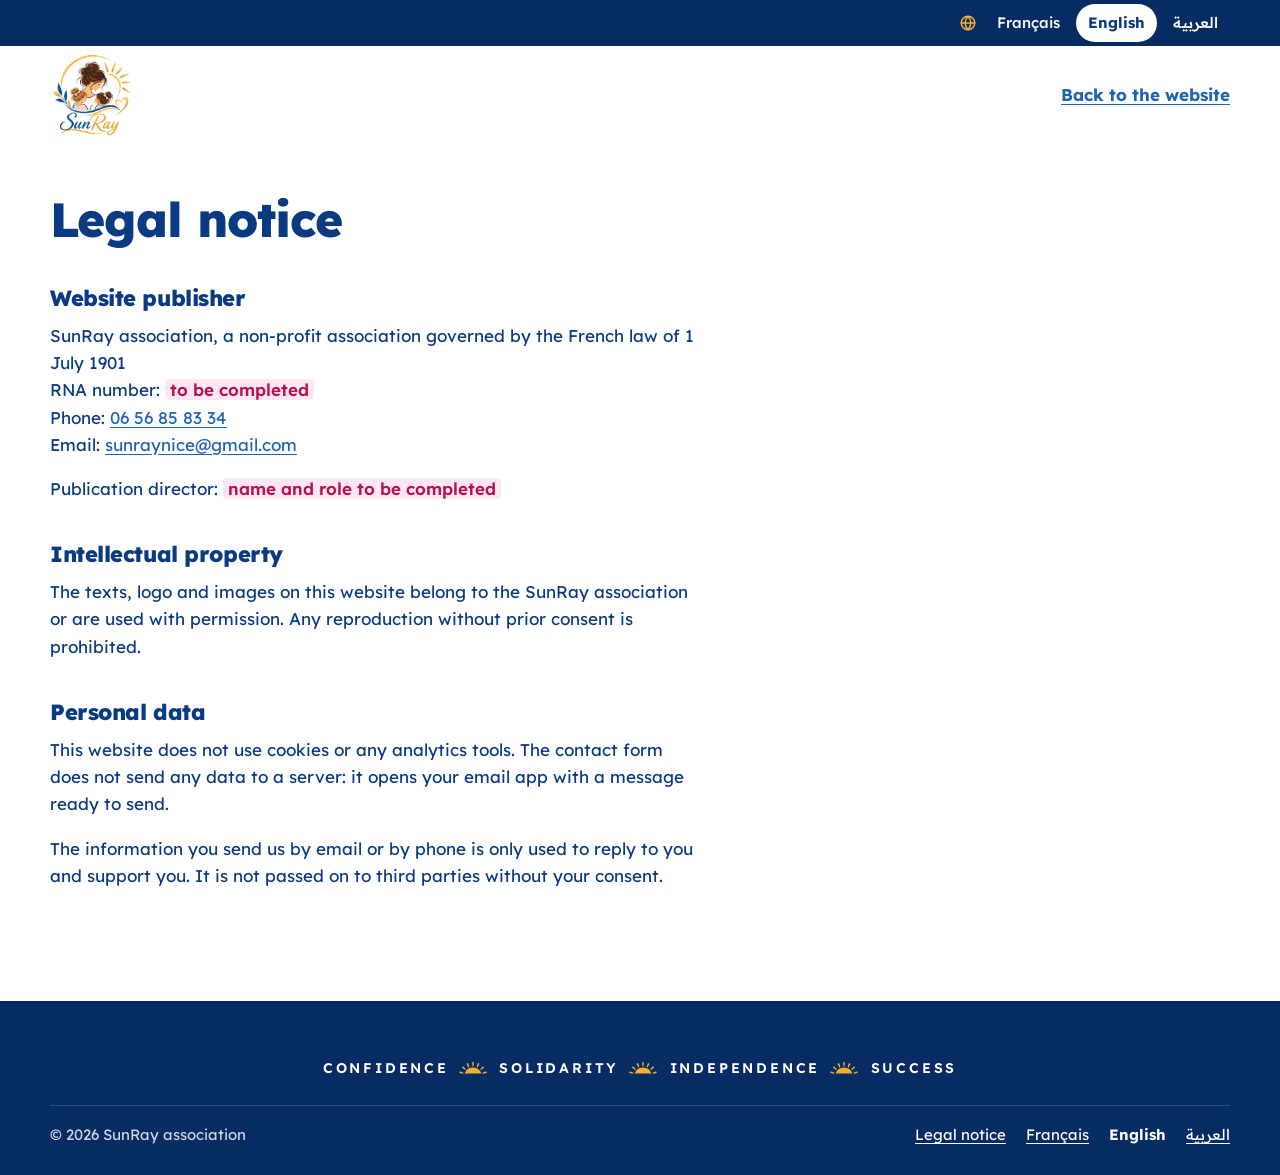
<file: en/mentions-legales.html>
<!doctype html>
<html lang="en" dir="ltr" class="no-js">
<head>
  <meta charset="utf-8">
  <meta name="viewport" content="width=device-width, initial-scale=1">
  <title>Legal notice – SunRay</title>
  <meta name="robots" content="noindex">
  <meta name="theme-color" content="#0A3A82">
  <script>document.documentElement.className = document.documentElement.className.replace("no-js", "js");</script>
  <link rel="icon" href="../favicon-32.png" sizes="32x32" type="image/png">
  <link rel="icon" href="../icon-192.png" sizes="192x192" type="image/png">
  <link rel="apple-touch-icon" href="../apple-touch-icon.png">
  <link rel="preload" href="../assets/fonts/lexend-latin-var.woff2" as="font" type="font/woff2" crossorigin>
  <link rel="stylesheet" href="../assets/css/style.css">
</head>
<body class="page-legal">
  <svg class="sprite" aria-hidden="true" focusable="false">
    <symbol id="i-phone" viewBox="0 0 24 24"><path d="M6.5 3.5h3l1.5 4.5-2.2 1.4a12 12 0 0 0 5.8 5.8l1.4-2.2 4.5 1.5v3a2 2 0 0 1-2.2 2C10.6 18.9 5.1 13.4 4.5 5.7a2 2 0 0 1 2-2.2z"/></symbol>
    <symbol id="i-mail" viewBox="0 0 24 24"><rect x="3" y="5" width="18" height="14" rx="2.5"/><path d="M3.8 6.6 12 13l8.2-6.4"/></symbol>
    <symbol id="i-pin" viewBox="0 0 24 24"><path d="M12 21s-6.5-6.2-6.5-11.2a6.5 6.5 0 0 1 13 0C18.5 14.8 12 21 12 21z"/><circle cx="12" cy="9.8" r="2.4"/></symbol>
    <symbol id="i-heart" viewBox="0 0 24 24"><path d="M12 20.5s-7.5-4.6-9.2-9.4C1.6 7.7 3.8 4.5 7.1 4.5c2 0 3.6 1.1 4.9 3 1.3-1.9 2.9-3 4.9-3 3.3 0 5.5 3.2 4.3 6.6-1.7 4.8-9.2 9.4-9.2 9.4z"/></symbol>
    <symbol id="i-group" viewBox="0 0 24 24"><circle cx="12" cy="8" r="3"/><path d="M6.5 19.5a5.5 5.5 0 0 1 11 0"/><circle cx="5.3" cy="10" r="2.2"/><path d="M1.6 18.5a4 4 0 0 1 5.1-3.8"/><circle cx="18.7" cy="10" r="2.2"/><path d="M22.4 18.5a4 4 0 0 0-5.1-3.8"/></symbol>
    <symbol id="i-book" viewBox="0 0 24 24"><path d="M12 6.8C10.2 5.3 7.6 4.8 3.5 4.8v13c4.1 0 6.7.5 8.5 2 1.8-1.5 4.4-2 8.5-2v-13c-4.1 0-6.7.5-8.5 2z"/><path d="M12 6.8v13"/></symbol>
    <symbol id="i-lotus" viewBox="0 0 24 24"><path d="M12 4c2.2 2.4 3 5.2 3 7.5S13.6 16 12 17c-1.6-1-3-3.2-3-5.5S9.8 6.4 12 4z"/><path d="M12 17c-3.8 0-7-2.2-8.5-6 2.6-.3 4.8.4 6.5 1.8"/><path d="M12 17c3.8 0 7-2.2 8.5-6-2.6-.3-4.8.4-6.5 1.8"/><path d="M7 20.5h10"/></symbol>
    <symbol id="i-family" viewBox="0 0 24 24"><circle cx="8" cy="5" r="2.4"/><path d="M4.5 21v-7.5a3.5 3.5 0 0 1 7 0V21"/><circle cx="17" cy="10.2" r="1.9"/><path d="M14.4 21v-4.6a2.6 2.6 0 0 1 5.2 0V21"/><path d="M11.5 16h2.9"/></symbol>
    <symbol id="i-target" viewBox="0 0 24 24"><circle cx="11" cy="13" r="8.5"/><circle cx="11" cy="13" r="4.8"/><circle cx="11" cy="13" r="1.2"/><path d="m11 13 8.5-8.5"/><path d="M16.2 3.8h3.9v3.9"/></symbol>
    <symbol id="i-signpost" viewBox="0 0 24 24"><path d="M12 2.5v19"/><path d="M5 4.8h11l2.6 2.6-2.6 2.6H5z"/><path d="M19 12.2H8l-2.6 2.6L8 17.4h11z"/><path d="M8.5 21.5h7"/></symbol>
    <symbol id="i-globe" viewBox="0 0 24 24"><circle cx="12" cy="12" r="9"/><path d="M3 12h18"/><path d="M12 3c2.5 2.6 3.8 5.6 3.8 9s-1.3 6.4-3.8 9c-2.5-2.6-3.8-5.6-3.8-9S9.5 5.6 12 3z"/></symbol>
    <symbol id="i-menu" viewBox="0 0 24 24"><path d="M4 7h16M4 12h16M4 17h16"/></symbol>
    <symbol id="i-close" viewBox="0 0 24 24"><path d="M6 6l12 12M18 6 6 18"/></symbol>
    <symbol id="i-sun" viewBox="-158 -162 316 134"><path d="M-94.74 -32 A100 100 0 0 1 94.74 -32 Z"/><path d="M110.27 -29.52 L155.26 -39.93 L149.08 -58.95 L106.57 -40.93 Z M88.73 -71.82 L125.59 -99.63 L112.21 -114.49 L80.70 -80.74 Z M51.85 -101.70 L74.21 -142.10 L55.94 -150.23 L40.89 -106.58 Z M6.00 -114.00 L10.00 -160.00 L-10.00 -160.00 L-6.00 -114.00 Z M-40.89 -106.58 L-55.94 -150.23 L-74.21 -142.10 L-51.85 -101.70 Z M-80.70 -80.74 L-112.21 -114.49 L-125.59 -99.63 L-88.73 -71.82 Z M-106.57 -40.93 L-149.08 -58.95 L-155.26 -39.93 L-110.27 -29.52 Z"/></symbol>
  </svg>


  <div class="lang-bar">
    <div class="container lang-bar-inner">
      <svg class="icon" aria-hidden="true"><use href="#i-globe"/></svg>
      <nav class="lang-switch" aria-label="Langue – Language – اللغة">
        <ul>
          <li><a href="../mentions-legales.html" hreflang="fr" lang="fr">Français</a></li>
          <li><a href="../en/mentions-legales.html" hreflang="en" lang="en" aria-current="page">English</a></li>
          <li><a href="../ar/mentions-legales.html" hreflang="ar" lang="ar" dir="rtl">العربية</a></li>
        </ul>
      </nav>
    </div>
  </div>


  <header class="site-header">
    <div class="container header-inner">
      <a class="brand" href="index.html" aria-label="SunRay, home page">
        <picture>
          <source type="image/webp" srcset="../assets/img/logo-sunray-240.webp 1x, ../assets/img/logo-sunray-420.webp 2x">
          <img src="../assets/img/logo-sunray-240.jpg" srcset="../assets/img/logo-sunray-240.jpg 1x, ../assets/img/logo-sunray-420.jpg 2x" alt="" width="237" height="240">
        </picture>
      </a>
      <a class="back-link" href="index.html">Back to the website</a>
    </div>
  </header>

  <main class="container legal">
    <h1>Legal notice</h1>

    <h2>Website publisher</h2>
    <p>
      SunRay association, a non-profit association governed by the French law of 1 July 1901<br>
      RNA number:&nbsp;<span class="todo">to be completed</span><br>
      Phone: <a href="tel:+33656858334">06&nbsp;56&nbsp;85&nbsp;83&nbsp;34</a><br>
      Email: <a href="mailto:sunraynice@gmail.com">sunraynice@gmail.com</a>
    </p>
    <p>Publication director:&nbsp;<span class="todo">name and role to be completed</span></p>

    <h2>Intellectual property</h2>
    <p>The texts, logo and images on this website belong to the SunRay association or are used with permission. Any reproduction without prior consent is prohibited.</p>

    <h2>Personal data</h2>
    <p>This website does not use cookies or any analytics tools. The contact form does not send any data to a server: it opens your email app with a message ready to send.</p>
    <p>The information you send us by email or by phone is only used to reply to you and support you. It is not passed on to third parties without your consent.</p>
  </main>

  <footer class="site-footer">
    <div class="container footer-values">
      <ul>
        <li>Confidence</li>
        <li>Solidarity</li>
      </ul>
      <ul>
        <li>Independence</li>
        <li>Success</li>
      </ul>
    </div>
    <div class="container footer-legal">
      <p>© <span data-year>2026</span> SunRay association</p>
      <ul class="footer-links">
        <li><a href="mentions-legales.html">Legal notice</a></li>
        <li><a href="../mentions-legales.html" hreflang="fr" lang="fr">Français</a></li>
        <li><a href="../en/mentions-legales.html" hreflang="en" lang="en" aria-current="page">English</a></li>
        <li><a href="../ar/mentions-legales.html" hreflang="ar" lang="ar" dir="rtl">العربية</a></li>
      </ul>
    </div>

  </footer>

  <script>
    document.documentElement.classList.remove('no-js');
    var y = document.querySelector('[data-year]'); if (y) y.textContent = new Date().getFullYear();
  </script>
</body>
</html>
</file>
<file: assets/css/style.css>
/* ==========================================================================
   SunRay — feuille de style
   Couleurs et typographie reprises du flyer de l’association.
   ========================================================================== */

@font-face {
  font-family: "Lexend";
  src: url("../fonts/lexend-latin-var.woff2") format("woff2-variations"),
       url("../fonts/lexend-latin-var.woff2") format("woff2");
  font-weight: 100 900;
  font-style: normal;
  font-display: swap;
}
/* Arabe : Readex Pro, la version arabe de Lexend (chargée seulement s’il y a du texte arabe) */
@font-face {
  font-family: "Readex Pro";
  src: url("../fonts/readex-pro-arabic-var.woff2") format("woff2-variations"),
       url("../fonts/readex-pro-arabic-var.woff2") format("woff2");
  font-weight: 160 700;
  font-style: normal;
  font-display: swap;
  unicode-range: U+0600-06FF, U+0750-077F, U+0870-088E, U+0890-0891, U+0897-08E1, U+08E3-08FF, U+200C-200E, U+2010-2011, U+204F, U+2E41, U+FB50-FDFF, U+FE70-FE74, U+FE76-FEFC;
}

:root {
  --navy: #0A3A82;        /* bleu nuit du logo */
  --navy-deep: #072B63;
  --blue: #1F63B3;        /* bleu des pastilles */
  --pink: #D81F66;        /* rose des boutons */
  --pink-dark: #B8114F;
  --sun: #F7B02D;         /* soleil du logo */
  --sky: #E6F2FD;         /* fond bleu clair */
  --sky-line: #CFE3F8;
  --blush: #FDE8F1;       /* fond rose clair */
  --text: #0A3A82;
  --text-soft: #3D5A8A;
  --field-line: #5F88C2;

  --gutter: 20px;
  --maxw: 1180px;
  --header-h: 74px;
  --section-y: 64px;

  --sun-mark: url("data:image/svg+xml,%3Csvg xmlns='http://www.w3.org/2000/svg' viewBox='-158 -162 316 134'%3E%3Cg fill='%23F7B02D'%3E%3Cpath d='M-94.74 -32 A100 100 0 0 1 94.74 -32 Z'/%3E%3Cpath d='M110.27 -29.52 L155.26 -39.93 L149.08 -58.95 L106.57 -40.93 Z M88.73 -71.82 L125.59 -99.63 L112.21 -114.49 L80.70 -80.74 Z M51.85 -101.70 L74.21 -142.10 L55.94 -150.23 L40.89 -106.58 Z M6.00 -114.00 L10.00 -160.00 L-10.00 -160.00 L-6.00 -114.00 Z M-40.89 -106.58 L-55.94 -150.23 L-74.21 -142.10 L-51.85 -101.70 Z M-80.70 -80.74 L-112.21 -114.49 L-125.59 -99.63 L-88.73 -71.82 Z M-106.57 -40.93 L-149.08 -58.95 L-155.26 -39.93 L-110.27 -29.52 Z'/%3E%3C/g%3E%3C/svg%3E");
}
@media (min-width: 720px)  { :root { --gutter: 32px; --header-h: 86px; --section-y: 88px; } }
@media (min-width: 1024px) { :root { --gutter: 40px; --header-h: 98px; --section-y: 112px; } }

/* ---------- Base ---------- */
*, *::before, *::after { box-sizing: border-box; }

html {
  -webkit-text-size-adjust: 100%;
  scroll-behavior: smooth;
  scroll-padding-top: calc(var(--header-h) + 12px);
}
@media (prefers-reduced-motion: reduce) { html { scroll-behavior: auto; } }

body {
  margin: 0;
  background: #fff;
  color: var(--text);
  font-family: "Lexend", "Readex Pro", system-ui, -apple-system, "Segoe UI", Roboto, Arial, sans-serif;
  font-size: 1.0625rem;
  line-height: 1.6;
  text-rendering: optimizeLegibility;
  -webkit-font-smoothing: antialiased;
}

img, svg { max-width: 100%; }
img { height: auto; }

h1, h2, h3 {
  margin: 0 0 .5em;
  color: var(--navy);
  font-weight: 800;
  line-height: 1.1;
  letter-spacing: -0.02em;
  text-wrap: balance;
}
h2 { font-size: clamp(1.75rem, 1.25rem + 2.1vw, 2.75rem); }
h3 { font-size: 1.25rem; line-height: 1.2; letter-spacing: -0.01em; }

p { margin: 0 0 1em; max-width: 65ch; }
p:last-child { margin-bottom: 0; }

a { color: var(--blue); text-underline-offset: .18em; }
a:hover { color: var(--pink); }

:focus-visible { outline: 3px solid var(--blue); outline-offset: 3px; border-radius: 4px; }
.partners :focus-visible,
.promise :focus-visible,
.site-footer :focus-visible { outline-color: var(--sun); }

.container {
  width: 100%;
  max-width: calc(var(--maxw) + 2 * var(--gutter));
  margin-left: auto;
  margin-right: auto;
  padding-left: var(--gutter);
  padding-right: var(--gutter);
}

.lead { font-size: clamp(1.0625rem, 1rem + .4vw, 1.25rem); line-height: 1.55; }

.sprite { position: absolute; width: 0; height: 0; overflow: hidden; }

.icon {
  width: 1.25em;
  height: 1.25em;
  flex: none;
  fill: none;
  stroke: currentColor;
  stroke-width: 2;
  stroke-linecap: round;
  stroke-linejoin: round;
}

.skip-link {
  position: absolute;
  left: 12px;
  top: -80px;
  z-index: 100;
  padding: 10px 16px;
  border-radius: 10px;
  background: var(--navy);
  color: #fff;
  font-weight: 700;
}
.skip-link:focus { top: 12px; color: #fff; }

/* ---------- Boutons ---------- */
.btn {
  display: inline-flex;
  align-items: center;
  justify-content: center;
  gap: .55em;
  min-height: 52px;
  padding: .75em 1.35em;
  border: 2px solid transparent;
  border-radius: 999px;
  font: inherit;
  font-size: 1.0625rem;
  font-weight: 700;
  line-height: 1.2;
  text-align: center;
  text-decoration: none;
  cursor: pointer;
  transition: background-color .15s ease, color .15s ease, border-color .15s ease;
}
.btn-sm { min-height: 44px; padding: .5em 1.1em; font-size: 1rem; }
.btn-pink { background: var(--pink); color: #fff; }
.btn-pink:hover { background: var(--pink-dark); color: #fff; }
.btn-outline { background: #fff; border-color: var(--navy); color: var(--navy); }
.btn-outline:hover { background: var(--sky); color: var(--navy); }
.btn-light { background: #fff; color: var(--navy); }
.btn-light:hover { background: var(--sky); color: var(--navy); }
.btn-outline-light { border-color: rgba(255, 255, 255, .75); color: #fff; }
.btn-outline-light:hover { border-color: #fff; background: rgba(255, 255, 255, .1); color: #fff; }

.btn-row { display: flex; flex-wrap: wrap; gap: 12px; margin-top: 28px; }
.btn-row-center { justify-content: center; }
@media (max-width: 479px) { .btn-row .btn { width: 100%; } }

/* ---------- Choix de la langue ---------- */
.lang-bar { background: var(--navy-deep); color: #fff; font-size: .9375rem; }
.lang-bar-inner {
  display: flex;
  align-items: center;
  justify-content: flex-end;
  gap: 8px;
  min-height: 46px;
}
.lang-bar .icon { width: 18px; height: 18px; color: var(--sun); }
.lang-switch ul { display: flex; gap: 4px; margin: 0; padding: 0; list-style: none; }
.lang-switch a {
  display: inline-flex;
  align-items: center;
  min-height: 38px;
  padding: 4px 12px;
  border-radius: 999px;
  color: #fff;
  font-weight: 500;
  line-height: 1.2;
  text-decoration: none;
}
.lang-switch a:hover { background: rgba(255, 255, 255, .14); color: #fff; }
.lang-switch a[aria-current="page"] { background: #fff; color: var(--navy); font-weight: 700; }

/* ---------- En-tête ---------- */
.site-header {
  position: sticky;
  top: 0;
  z-index: 50;
  background: #fff;   /* opaque, so the logo's white background blends in */
  border-bottom: 1px solid transparent;
  transition: border-color .2s ease;
}
.site-header.is-scrolled { border-bottom-color: var(--sky-line); }

.header-inner {
  display: flex;
  align-items: center;
  justify-content: space-between;
  gap: 16px;
  height: var(--header-h);
}
.brand { display: block; flex: none; border-radius: 8px; }
.brand img { display: block; width: auto; height: 62px; }
@media (min-width: 720px)  { .brand img { height: 72px; } }
@media (min-width: 1024px) { .brand img { height: 84px; } }

.nav-toggle {
  display: inline-flex;
  align-items: center;
  gap: 8px;
  min-height: 44px;
  padding: 8px 16px 8px 12px;
  border: 2px solid var(--sky-line);
  border-radius: 999px;
  background: #fff;
  color: var(--navy);
  font: inherit;
  font-size: 1rem;
  font-weight: 700;
  cursor: pointer;
}
.nav-toggle .icon { width: 24px; height: 24px; }
.nav-toggle .icon-close,
.nav-open .nav-toggle .icon-open { display: none; }
.nav-open .nav-toggle .icon-close { display: inline; }

.site-nav {
  display: none;
  position: absolute;
  left: 0;
  right: 0;
  top: 100%;
  max-height: calc(100vh - var(--header-h));
  overflow-y: auto;
  padding: 8px var(--gutter) 28px;
  background: #fff;
  border-top: 1px solid var(--sky-line);
  box-shadow: 0 24px 32px -24px rgba(10, 58, 130, .35);
}
.nav-open .site-nav { display: block; }
.site-nav ul { list-style: none; margin: 0; padding: 0; }
.site-nav a:not(.btn) {
  display: block;
  padding: 14px 4px;
  border-bottom: 1px solid var(--sky);
  color: var(--navy);
  font-size: 1.25rem;
  font-weight: 700;
  text-decoration: none;
}
.site-nav a:not(.btn):hover { color: var(--pink); }
.site-nav .btn { width: 100%; margin-top: 20px; }

/* Sans JavaScript : le menu reste visible sous le logo */
.no-js .nav-toggle { display: none; }
.no-js .header-inner { flex-wrap: wrap; height: auto; padding-top: 10px; padding-bottom: 10px; }
.no-js .site-nav { display: block; position: static; width: 100%; padding: 0; border: 0; box-shadow: none; }

@media (min-width: 1080px) {
  .nav-toggle { display: none; }
  .site-nav,
  .no-js .site-nav {
    display: flex;
    align-items: center;
    gap: 28px;
    position: static;
    width: auto;
    max-height: none;
    overflow: visible;
    padding: 0;
    border: 0;
    background: none;
    box-shadow: none;
  }
  .no-js .header-inner { flex-wrap: nowrap; height: var(--header-h); padding-top: 0; padding-bottom: 0; }
  .site-nav ul { display: flex; gap: 26px; }
  .site-nav a:not(.btn) { padding: 8px 0; border: 0; font-size: 1rem; }
  .site-nav .btn { width: auto; margin: 0; }
}

/* ---------- Accueil ---------- */
.hero { padding: 28px 0 56px; overflow: hidden; }
.hero-grid { display: grid; gap: 40px; align-items: center; }
@media (min-width: 900px) {
  .hero { padding: 40px 0 80px; }
  .hero-grid { grid-template-columns: minmax(0, 1.12fr) minmax(0, .88fr); gap: 48px; }
}

.hero h1 {
  margin: 0 0 22px;
  font-size: clamp(2.25rem, 1.3rem + 4.2vw, 4.25rem);
  line-height: 1.02;
  letter-spacing: -0.03em;
}
.h1-main { display: block; color: var(--navy); }
.h1-sub {
  display: block;
  margin-top: .14em;
  color: var(--pink);
  font-size: .68em;
  letter-spacing: -0.02em;
}

.hero-tagline {
  display: inline-block;
  margin: 0 0 18px;
  padding: .45em 1.05em;
  border-radius: 999px;
  background: var(--blush);
  color: var(--pink-dark);
  font-size: clamp(1rem, .92rem + .45vw, 1.25rem);
  font-weight: 700;
  line-height: 1.3;
}
.hero-lead { margin: 0; font-size: clamp(1.0625rem, 1rem + .35vw, 1.25rem); line-height: 1.55; max-width: 34em; }
.hero-place {
  display: flex;
  align-items: center;
  gap: 8px;
  margin: 20px 0 0;
  color: var(--text-soft);
  font-weight: 600;
}
.hero-place .icon { color: var(--pink); }

/* Le soleil levant : la photo dans une arche, entourée des rayons du logo */
.sunrise {
  position: relative;
  width: 100%;
  max-width: 30rem;
  margin: 0 auto;
  padding: 14.8% 14.8% 0;
}
.sunrise-rays {
  position: absolute;
  left: 0;
  top: 0;
  width: 100%;
  height: auto;
  overflow: visible;
}
.ray { fill: var(--sun); }
.sunrise-photo {
  position: relative;
  overflow: hidden;
  border-radius: 999px 999px 32px 32px;
  background: var(--sky);
  box-shadow: 0 0 0 6px #fff, 0 0 0 12px var(--sun);
}
@media (min-width: 720px) {
  .sunrise-photo { box-shadow: 0 0 0 8px #fff, 0 0 0 15px var(--sun); }
}
.sunrise-photo img { display: block; width: 100%; height: auto; }

.sunrise-bubble {
  position: absolute;
  left: 0;
  bottom: 6%;
  display: flex;
  flex-direction: column;
  align-items: center;
  justify-content: center;
  gap: 8px;
  width: 136px;
  height: 136px;
  margin: 0;
  padding: 18px;
  border-radius: 50%;
  background: var(--navy);
  box-shadow: 0 0 0 5px #fff;
  color: #fff;
  font-size: .8125rem;
  font-weight: 700;
  line-height: 1.25;
  text-align: center;
  --tilt: -8deg;
  transform: rotate(var(--tilt));
}
.sunrise-bubble::after {
  content: "";
  width: 30px;
  height: 3px;
  border-radius: 2px;
  background: var(--sun);
}
@media (min-width: 720px) {
  .sunrise-bubble { width: 168px; height: 168px; padding: 22px; font-size: .9375rem; }
}
@media (min-width: 1024px) {
  .sunrise-bubble { left: -14px; width: 180px; height: 180px; font-size: 1rem; }
}

@media (prefers-reduced-motion: no-preference) {
  .sunrise-photo { animation: sunrise-rise 1s cubic-bezier(.2, .75, .25, 1) both; }
  .ray { animation: sunrise-ray .7s cubic-bezier(.2, .75, .25, 1) both; animation-delay: calc(.35s + var(--i, 0) * 70ms); }
  .sunrise-bubble { animation: sunrise-pop .5s 1.1s cubic-bezier(.3, 1.4, .5, 1) both; }
}
@keyframes sunrise-rise { from { opacity: 0; transform: translateY(48px); } to { opacity: 1; transform: none; } }
@keyframes sunrise-ray  { from { opacity: 0; transform: translateX(-16px); } to { opacity: 1; transform: none; } }
@keyframes sunrise-pop  { from { opacity: 0; transform: rotate(var(--tilt, -8deg)) scale(.7); } to { opacity: 1; transform: rotate(var(--tilt, -8deg)) scale(1); } }

/* ---------- Six verbes ---------- */
.verbs { padding: 22px 0; background: var(--sky); }
.verbs-lines {
  display: flex;
  flex-direction: column;
  align-items: center;
  gap: 4px;
  color: var(--navy);
  font-size: clamp(1.0625rem, .8rem + 1.3vw, 1.875rem);
  font-weight: 800;
  letter-spacing: -0.01em;
  line-height: 1.35;
}
.verbs-list { display: flex; align-items: center; margin: 0; padding: 0; list-style: none; }
.verbs-list li { display: flex; align-items: center; }
.verbs-list li + li::before,
.verbs-list + .verbs-list::before {
  content: "";
  flex: none;
  width: 1.1em;
  height: .48em;
  margin: 0 .42em;
  background: var(--sun-mark) center / contain no-repeat;
}
.verbs-list + .verbs-list::before { display: none; }
@media (min-width: 1200px) {
  .verbs-lines { flex-direction: row; justify-content: center; gap: 0; }
  .verbs-list + .verbs-list::before { display: block; }
}

/* ---------- Sections ---------- */
.section { padding: var(--section-y) 0; }
.section-head { max-width: 46rem; margin-bottom: 40px; }

/* Pour qui */
.who-grid { display: grid; gap: 28px; }
@media (min-width: 900px) {
  .who-grid { grid-template-columns: 1fr 1fr; gap: 72px; align-items: start; }
}
.who-intro { margin-bottom: 14px; font-weight: 700; }
.pills {
  display: flex;
  flex-wrap: wrap;
  gap: 10px;
  margin: 0 0 24px;
  padding: 0;
  list-style: none;
}
.pills li {
  padding: .5em 1.05em;
  border-radius: 999px;
  background: var(--blush);
  color: var(--navy);
  font-weight: 600;
  line-height: 1.3;
}

/* Nos actions */
.actions { padding-top: 0; }
.action-grid { display: grid; gap: 20px; grid-template-columns: minmax(0, 1fr); }
@media (min-width: 720px)  { .action-grid { grid-template-columns: repeat(2, minmax(0, 1fr)); gap: 24px; } }
@media (min-width: 1024px) { .action-grid { grid-template-columns: repeat(3, minmax(0, 1fr)); } }

.action {
  padding: 12px 12px 28px;
  border-radius: 26px;
  background: var(--sky);
}
.action.tone-pink { background: var(--blush); }
.action-media { position: relative; margin-bottom: 44px; }
.action-media img {
  display: block;
  width: 100%;
  height: auto;
  aspect-ratio: 16 / 9;
  object-fit: cover;
  border-radius: 16px;
}
.action-badge {
  position: absolute;
  left: 16px;
  bottom: -30px;
  display: flex;
  align-items: center;
  justify-content: center;
  width: 60px;
  height: 60px;
  border-radius: 50%;
  background: var(--blue);
  box-shadow: 0 0 0 5px var(--sky);
  color: #fff;
}
.tone-pink .action-badge { background: var(--pink); box-shadow: 0 0 0 5px var(--blush); }
.action-badge .icon { width: 30px; height: 30px; stroke-width: 1.9; }
.action h3 { margin: 0 0 10px; padding: 0 12px; }
.action p { margin: 0; padding: 0 12px; font-size: 1rem; line-height: 1.55; }

.actions-more {
  display: flex;
  flex-direction: column;
  align-items: center;
  gap: 10px;
  max-width: none;
  margin: 36px 0 0;
  text-align: center;
}
@media (min-width: 1200px) { .actions-more { flex-direction: row; justify-content: center; gap: 14px; } }
.actions-more::before {
  content: "";
  flex: none;
  width: 2.2em;
  height: 1em;
  background: var(--sun-mark) center / contain no-repeat;
}

/* Comment ça se passe */
.steps-section { background: var(--sky); }
.steps {
  display: grid;
  gap: 32px;
  margin: 0;
  padding: 0;
  list-style: none;
}
.steps li { position: relative; padding-left: 76px; min-height: 56px; }
.step-num {
  position: absolute;
  left: 0;
  top: -6px;
  display: flex;
  align-items: center;
  justify-content: center;
  width: 56px;
  height: 56px;
  border-radius: 50%;
  background: var(--sun);
  color: var(--navy);
  font-size: 1.5rem;
  font-weight: 800;
}
.steps li:not(:last-child)::after {
  content: "";
  position: absolute;
  left: 27px;
  top: 58px;
  bottom: -30px;
  border-left: 2px dashed var(--field-line);
}
.steps h3 { margin: 0 0 8px; }
.steps p { margin: 0; }
@media (min-width: 900px) {
  .steps { grid-template-columns: repeat(3, minmax(0, 1fr)); gap: 40px; }
  .steps li { padding-left: 0; padding-top: 80px; }
  .step-num { top: 0; }
  .steps li:not(:last-child)::after {
    left: 72px;
    right: -28px;
    top: 27px;
    bottom: auto;
    border-left: 0;
    border-top: 2px dashed var(--field-line);
  }
}
.steps-section .btn-row { margin-top: 48px; }

/* Promesse */
.promise { padding: 64px 0; background: var(--pink); color: #fff; text-align: center; }
.promise-heart { display: block; width: 44px; height: 44px; margin: 0 auto 16px; fill: #fff; }
.promise-text span { display: block; }
.promise-text {
  max-width: 21em;
  margin: 0 auto 16px;
  font-size: clamp(1.5rem, 1rem + 2.4vw, 2.75rem);
  font-weight: 800;
  line-height: 1.15;
  letter-spacing: -0.02em;
  text-wrap: balance;
}
.promise-sub { max-width: 38em; margin: 0 auto; font-size: clamp(1rem, .95rem + .3vw, 1.1875rem); }

/* L'association */
.about-grid { display: grid; gap: 40px; }
@media (min-width: 960px) {
  .about-grid { grid-template-columns: minmax(0, .9fr) minmax(0, 1.1fr); gap: 80px; align-items: start; }
}
.values { display: grid; gap: 32px; margin: 0; }
@media (min-width: 640px) { .values { grid-template-columns: repeat(2, minmax(0, 1fr)); gap: 40px 40px; } }
.value dt {
  display: flex;
  flex-direction: column;
  align-items: flex-start;
  gap: 12px;
  color: var(--navy);
  font-size: 1.5rem;
  font-weight: 800;
  line-height: 1.15;
  letter-spacing: -0.015em;
}
.value-sun { width: 56px; height: 24px; fill: var(--sun); }
.value dd { margin: 8px 0 0; }

/* Partenaires */
.partners { background: var(--navy); color: #fff; }
.partners h2 { color: #fff; }
.partners p { max-width: 46em; }
.partners .lead { margin-bottom: 1em; }

/* Contact */
.contact-grid { display: grid; gap: 40px; }
@media (min-width: 960px) {
  .contact-grid { grid-template-columns: minmax(0, 1fr) minmax(0, 1fr); gap: 72px; align-items: start; }
}
.contact-list { display: grid; gap: 12px; margin: 28px 0 0; padding: 0; list-style: none; }
.contact-list a,
.contact-list li > div {
  display: flex;
  align-items: center;
  gap: 16px;
  padding: 14px 18px;
  border-radius: 20px;
  background: var(--sky);
  color: var(--navy);
  text-decoration: none;
}
.contact-list a:hover { background: var(--sky-line); color: var(--navy); }
.contact-icon {
  display: flex;
  align-items: center;
  justify-content: center;
  flex: none;
  width: 48px;
  height: 48px;
  border-radius: 50%;
  background: var(--navy);
  color: #fff;
}
.contact-list li:first-child .contact-icon { background: var(--pink); }
.contact-label { display: block; color: var(--text-soft); font-size: .875rem; font-weight: 500; }
.contact-value {
  display: block;
  font-size: clamp(1.0625rem, 1rem + .5vw, 1.375rem);
  font-weight: 800;
  line-height: 1.25;
  overflow-wrap: anywhere;
}

.contact-form { padding: 28px 22px; border-radius: 28px; background: var(--sky); }
@media (min-width: 720px) { .contact-form { padding: 36px; } }
.contact-form h3 { margin: 0 0 20px; font-size: 1.5rem; }
.field { margin-bottom: 18px; }
.field label { display: block; margin-bottom: 6px; font-weight: 700; }
.optional { color: var(--text-soft); font-size: .9375rem; font-weight: 400; }
.field input,
.field select,
.field textarea {
  display: block;
  width: 100%;
  min-height: 52px;
  padding: 12px 14px;
  border: 2px solid var(--field-line);
  border-radius: 14px;
  background: #fff;
  color: var(--navy);
  font: inherit;
  font-size: 1.0625rem;
}
.field select {
  -webkit-appearance: none;
  appearance: none;
  padding-right: 46px;
  background: #fff url("data:image/svg+xml,%3Csvg xmlns='http://www.w3.org/2000/svg' viewBox='0 0 24 24' fill='none' stroke='%230A3A82' stroke-width='2.4' stroke-linecap='round' stroke-linejoin='round'%3E%3Cpath d='m6 9 6 6 6-6'/%3E%3C/svg%3E") right 14px center / 20px no-repeat;
}
.field textarea { min-height: 140px; resize: vertical; }
.field input:focus,
.field select:focus,
.field textarea:focus { border-color: var(--blue); outline: 3px solid rgba(31, 99, 179, .3); outline-offset: 0; }
.contact-form .btn { width: 100%; margin-top: 4px; }
@media (min-width: 720px) { .contact-form .btn { width: auto; } }
.form-note { margin: 14px 0 0; color: var(--text-soft); font-size: .9375rem; }

/* ---------- Pied de page ---------- */
.site-footer { padding-top: 56px; background: var(--navy-deep); color: #fff; }
.footer-grid { display: grid; gap: 36px; }
@media (min-width: 720px) {
  .footer-grid { grid-template-columns: 1.2fr 1fr 1fr; gap: 40px; }
}
.footer-logo { display: inline-block; padding: 8px 10px; border-radius: 22px; background: #fff; }
.footer-logo img { display: block; width: auto; height: 112px; }
.footer-brand p { margin: 12px 0 0; color: rgba(255, 255, 255, .85); font-weight: 600; }
.footer-contact,
.footer-nav ul { display: grid; align-content: start; gap: 12px; margin: 0; padding: 0; list-style: none; }
.footer-contact li,
.footer-contact a { display: flex; align-items: center; gap: 10px; color: #fff; text-decoration: none; }
.footer-contact a:hover { text-decoration: underline; color: #fff; }
.footer-contact .icon { color: var(--sun); }
.footer-nav a { color: #fff; text-decoration: none; }
.footer-nav a:hover { color: #fff; text-decoration: underline; }

.footer-values {
  display: flex;
  flex-direction: column;
  align-items: center;
  gap: 10px;
  margin-top: 44px;
  padding-top: 26px;
  padding-bottom: 26px;
  background: linear-gradient(rgba(255, 255, 255, .16), rgba(255, 255, 255, .16)) center top / calc(100% - 2 * var(--gutter)) 1px no-repeat;
  color: #fff;
  font-size: .875rem;
  font-weight: 600;
  letter-spacing: .2em;
  text-transform: uppercase;
}
.footer-values:first-child { margin-top: 0; padding-top: 0; background: none; }
.footer-values ul { display: flex; align-items: center; margin: 0; padding: 0; list-style: none; }
.footer-values li { display: flex; align-items: center; }
.footer-values li + li::before,
.footer-values ul + ul::before {
  content: "";
  flex: none;
  width: 2em;
  height: .9em;
  margin: 0 .9em 0 .7em;
  background: var(--sun-mark) center / contain no-repeat;
}
.footer-values ul + ul::before { display: none; }
@media (min-width: 720px) {
  .footer-values { flex-direction: row; justify-content: center; gap: 0; }
  .footer-values ul + ul::before { display: block; }
}
.footer-legal {
  display: flex;
  flex-wrap: wrap;
  justify-content: space-between;
  gap: 8px 24px;
  padding-top: 18px;
  padding-bottom: 28px;
  background: linear-gradient(rgba(255, 255, 255, .16), rgba(255, 255, 255, .16)) center top / calc(100% - 2 * var(--gutter)) 1px no-repeat;
  color: rgba(255, 255, 255, .82);
  font-size: .9375rem;
}
.footer-legal p { margin: 0; }
.footer-legal a { color: #fff; }
.footer-links { display: flex; flex-wrap: wrap; gap: 6px 20px; margin: 0; padding: 0; list-style: none; }
.footer-links a[aria-current="page"] { font-weight: 700; text-decoration: none; }

/* ---------- Barre d'appel (mobile) ---------- */
.callbar {
  position: fixed;
  left: 0;
  right: 0;
  bottom: 0;
  z-index: 60;
  display: grid;
  grid-template-columns: 1fr 1fr;
  gap: 8px;
  padding: 8px 12px calc(8px + env(safe-area-inset-bottom, 0px));
  background: rgba(255, 255, 255, .97);
  border-top: 1px solid var(--sky-line);
  box-shadow: 0 -10px 24px -14px rgba(10, 58, 130, .35);
  transition: transform .25s ease;
}
.callbar a {
  display: flex;
  align-items: center;
  justify-content: center;
  gap: 8px;
  min-height: 50px;
  border-radius: 999px;
  color: #fff;
  font-weight: 700;
  text-decoration: none;
}
.callbar-call { background: var(--pink); }
.callbar-mail { background: var(--navy); }
.callbar a:hover { color: #fff; }
.js .callbar { transform: translateY(110%); }
.js.show-callbar .callbar { transform: none; }
.nav-open .callbar,
.nav-open.show-callbar .callbar { transform: translateY(110%); }
@media (prefers-reduced-motion: reduce) { .callbar { transition: none; } }
@media (max-width: 719px) {
  .site-footer { padding-bottom: calc(68px + env(safe-area-inset-bottom, 0px)); }
  .page-legal .site-footer { padding-bottom: env(safe-area-inset-bottom, 0px); }
}
@media (min-width: 720px) { .callbar { display: none; } }

/* ---------- Mentions légales ---------- */
.legal { padding-top: 48px; padding-bottom: var(--section-y); }
.legal h1 { font-size: clamp(2rem, 1.4rem + 2.6vw, 3rem); margin-bottom: 32px; }
.legal h2 { font-size: 1.375rem; margin: 40px 0 12px; }
.legal p, .legal li { max-width: 65ch; }
.legal ul { padding-left: 1.2em; }
.legal .todo { background: var(--blush); color: var(--pink-dark); padding: 0 .3em; border-radius: 4px; font-weight: 600; }
.back-link { display: inline-flex; align-items: center; gap: 8px; font-weight: 700; }

/* ---------- Arabe : lecture de droite à gauche ---------- */
[dir="rtl"] .skip-link { left: auto; right: 12px; }
[dir="rtl"] .nav-toggle { padding: 8px 12px 8px 16px; }
[dir="rtl"] .sunrise-bubble { --tilt: 8deg; left: auto; right: 0; }
@media (min-width: 1024px) { [dir="rtl"] .sunrise-bubble { left: auto; right: -14px; } }
[dir="rtl"] .action-badge { left: auto; right: 16px; }
[dir="rtl"] .steps li { padding-left: 0; padding-right: 76px; }
[dir="rtl"] .step-num { left: auto; right: 0; }
[dir="rtl"] .steps li:not(:last-child)::after { left: auto; right: 27px; border-left: 0; border-right: 2px dashed var(--field-line); }
@media (min-width: 900px) {
  [dir="rtl"] .steps li { padding-right: 0; }
  [dir="rtl"] .steps li:not(:last-child)::after { right: 72px; left: -28px; border-right: 0; }
}
[dir="rtl"] .field select { padding-right: 14px; padding-left: 46px; background-position: left 14px center; }
[dir="rtl"] .field input[type="tel"] { text-align: right; }
[dir="rtl"] .footer-values li + li::before,
[dir="rtl"] .footer-values ul + ul::before { margin: 0 .7em 0 .9em; }

/* L’écriture arabe est liée : jamais d’espacement entre les lettres */
html[lang="ar"] *,
html[lang="ar"] *::before,
html[lang="ar"] *::after { letter-spacing: normal !important; }
html[lang="ar"] body { line-height: 1.8; }
html[lang="ar"] h1,
html[lang="ar"] h2,
html[lang="ar"] h3,
html[lang="ar"] .verbs-lines,
html[lang="ar"] .promise-text,
html[lang="ar"] .value dt,
html[lang="ar"] .contact-value,
html[lang="ar"] .step-num { font-weight: 700; }
html[lang="ar"] h1,
html[lang="ar"] h2,
html[lang="ar"] h3 { line-height: 1.4; }
html[lang="ar"] .hero h1 { font-size: clamp(2rem, 1.25rem + 3.4vw, 3.5rem); line-height: 1.35; }
html[lang="ar"] .h1-sub { margin-top: .2em; font-size: .8em; }
html[lang="ar"] .lead,
html[lang="ar"] .hero-lead { line-height: 1.75; }
html[lang="ar"] .verbs-lines { line-height: 1.7; }
html[lang="ar"] .promise-text { line-height: 1.45; }
html[lang="ar"] .value dt { line-height: 1.4; }
html[lang="ar"] .sunrise-bubble { line-height: 1.5; }
html[lang="ar"] .footer-values { font-size: 1rem; text-transform: none; }
</file>
